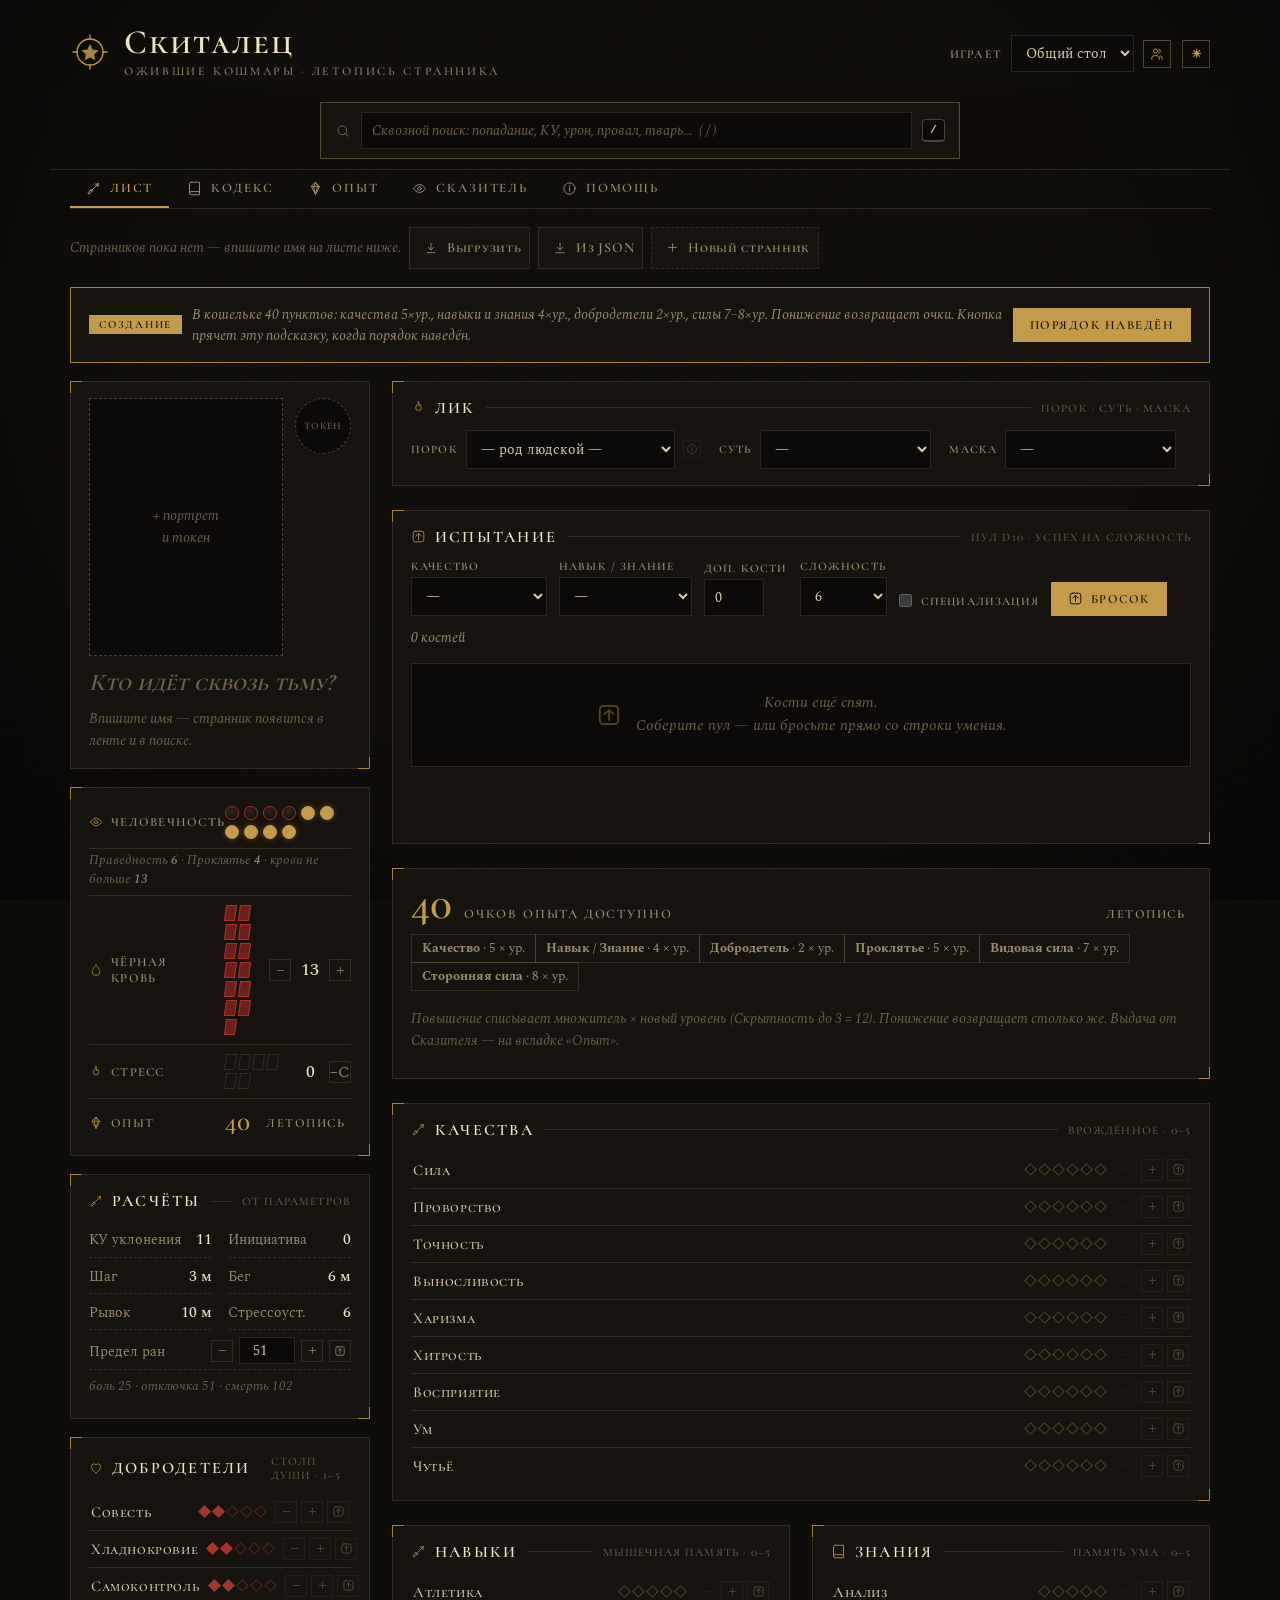
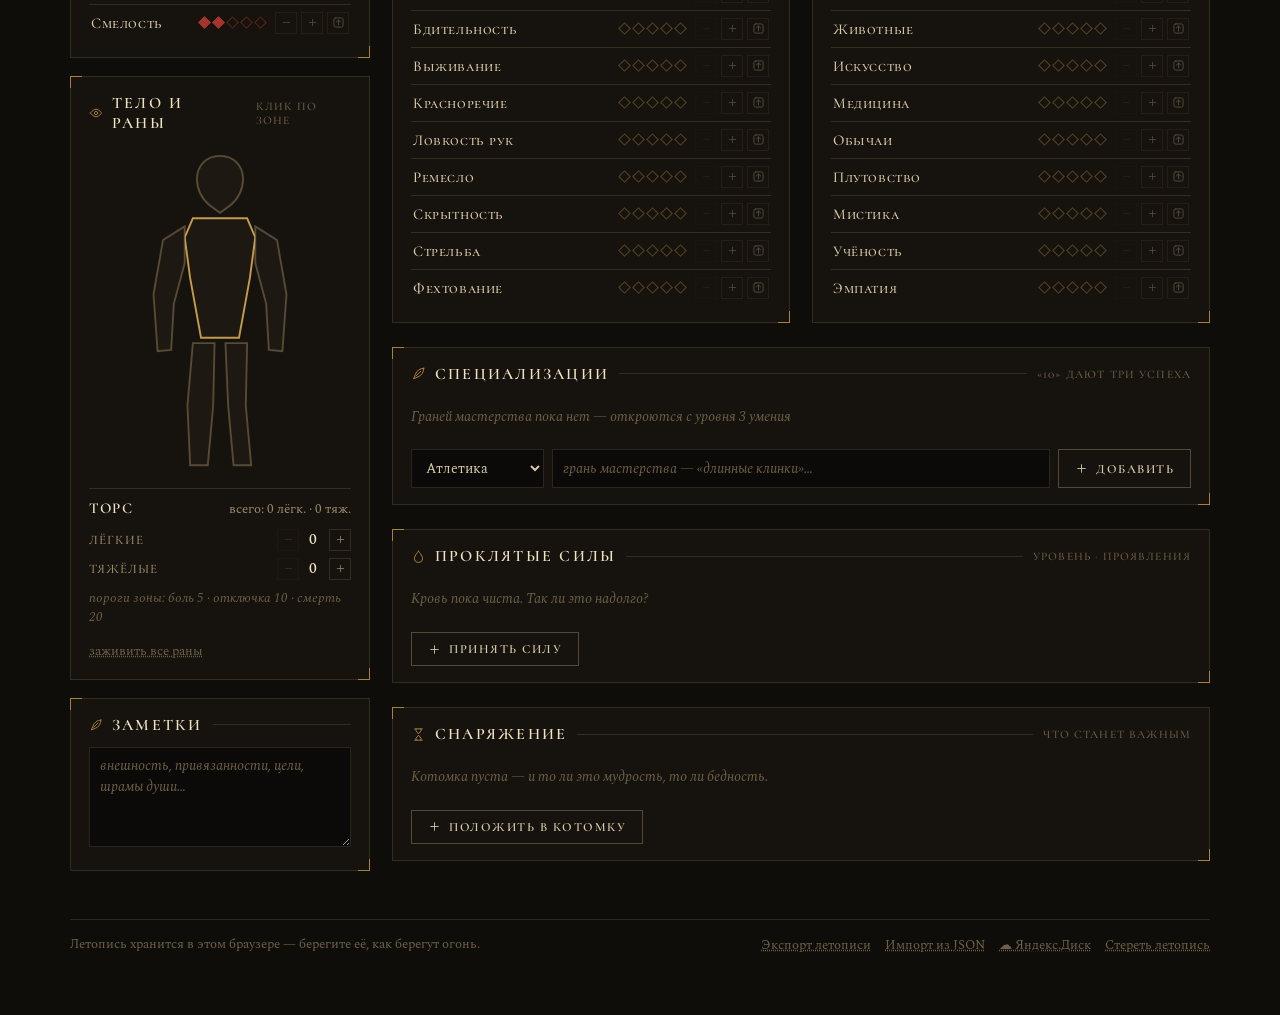
<file: index.html>
<!DOCTYPE html>
<html lang="ru" data-t="d">
<head>
<meta charset="UTF-8">
<meta name="viewport" content="width=device-width, initial-scale=1.0">
<title>Скиталец · Ожившие кошмары — летопись странника</title>
<script>try{if(localStorage.getItem('skit_theme')==='l')document.documentElement.setAttribute('data-t','l')}catch(e){}</script>
<script>
(function(){
 var shown=false;
 window.addEventListener('error',function(ev){
  if(!ev.message||shown)return;shown=true;
  var m=document.createElement('div');
  m.className='errbox';
  m.innerHTML='<b>Программа споткнулась.</b><br>Текст: '+ev.message+
   '<br>Файл: '+(ev.filename||'?')+' — строка '+(ev.lineno||'?')+
   '<br><br>Пришлите этот текст целиком — так я найду ошибку без угадывания.';
  document.getElementById('app').appendChild(m);
 });
})();
</script>
<link rel="preconnect" href="https://fonts.googleapis.com">
<link rel="preconnect" href="https://fonts.gstatic.com" crossorigin>
<link href="https://fonts.googleapis.com/css2?family=Cormorant+SC:wght@500;600;700&family=Cormorant:ital,wght@0,500;0,600;1,500&family=Spectral:ital,wght@0,400;0,500;1,400&display=swap" rel="stylesheet">
<link rel="stylesheet" href="styles-a.css">
<link rel="stylesheet" href="styles-b.css">
<link rel="stylesheet" href="styles-c.css">
<style>.theme-btn{margin-left:2px}</style>
</head>
<body>
<div id="app">
  <header class="masthead">
    <div class="brand">
      <svg class="sigil" width="40" height="40" viewBox="0 0 40 40" fill="none" stroke="currentColor" stroke-width="1.3">
        <circle cx="20" cy="20" r="13"/><path d="M20 7v-4M20 37v-4M33 20h4M3 20h4" stroke-linecap="round"/>
        <path d="M20 12l2.6 5.4 6 .8-4.4 4.2 1.1 5.9-5.3-2.9-5.3 2.9 1.1-5.9-4.4-4.2 6-.8z" fill="currentColor" stroke="none" opacity=".85"/>
      </svg>
      <div>
        <h1>Скиталец</h1>
        <span class="sub">Ожившие кошмары · летопись странника</span>
      </div>
    </div>
    <div class="prof-line">
      <span>Играет</span>
      <select id="profSel" title="Профиль игрока — фильтр списка персонажей"></select>
      <button class="ibtn" id="profBtn" data-act="prof-open" title="Игроки: добавить, переименовать, убрать" aria-label="Игроки"></button>
      <button class="ibtn theme-btn" id="themeBtn" data-act="theme" title="Светлая и тёмная тема" aria-label="Сменить тему"></button>
    </div>
  </header>

  <div class="gbar">
    <div class="gsearch" id="gsearch">
      <svg class="ic" width="16" height="16" viewBox="0 0 24 24" fill="none" stroke="currentColor" stroke-width="1.6"><circle cx="11" cy="11" r="6.5"/><path d="m20 20-4.4-4.4"/></svg>
      <input type="text" id="gq" placeholder="Сквозной поиск: попадание, КУ, урон, провал, тварь…  ( / )" autocomplete="off">
      <kbd>/</kbd>
      <div class="gdrop" id="gdrop" hidden></div>
    </div>
  </div>

  <nav class="tabs" id="tabs"></nav>

  <section id="view-sheet" class="view"></section>
  <section id="view-codex" class="view" hidden></section>
  <section id="view-xp" class="view" hidden></section>
  <section id="view-gm" class="view" hidden></section>
  <section id="view-help" class="view" hidden></section>

  <footer class="foot">
    <span>Летопись хранится в этом браузере — берегите её, как берегут огонь.</span>
    <span class="btns">
      <button class="link-btn" data-act="export">Экспорт летописи</button>
      <button class="link-btn" data-act="import">Импорт из JSON</button>
      <button class="link-btn" data-act="reset" id="resetBtn">Стереть летопись</button>
      <input type="file" id="impFile" accept=".json,application/json" hidden>
    </span>
  </footer>
</div>

<div id="modal-root"></div>
<div id="toast-root"></div>

<script src="data-a.js"></script>
<script src="data-b.js"></script>
<script src="data-c.js"></script>
<script src="data-d.js"></script>
<script src="app-a.js"></script>
<script src="app-b.js"></script>
<script src="app-c.js"></script>
<script src="app-d.js"></script>
<script src="app-e.js"></script>
<script src="app-f.js"></script>
<script>
window.addEventListener('load',function(){
  var need=['data-a','data-b','data-c','data-d','app-a','app-b','app-c','app-d','app-e','app-f'];
  var got=window.__skit||[];
  var miss=need.filter(function(n){return got.indexOf(n)<0});
  if(!miss.length)return;
  var m=document.createElement('div');
  m.className='errbox';
  m.innerHTML='<b>Не все файлы на месте.</b><br>Отсутствуют: <b>'+
    miss.map(function(n){return n+'.js'}).join(', ')+
    '</b><br>Все файлы должны лежать в одной папке с index.html (корень репозитория Dampir). Обновите страницу (Ctrl+F5).';
  document.getElementById('app').appendChild(m);
});
</script>
</body>
</html>
</file>
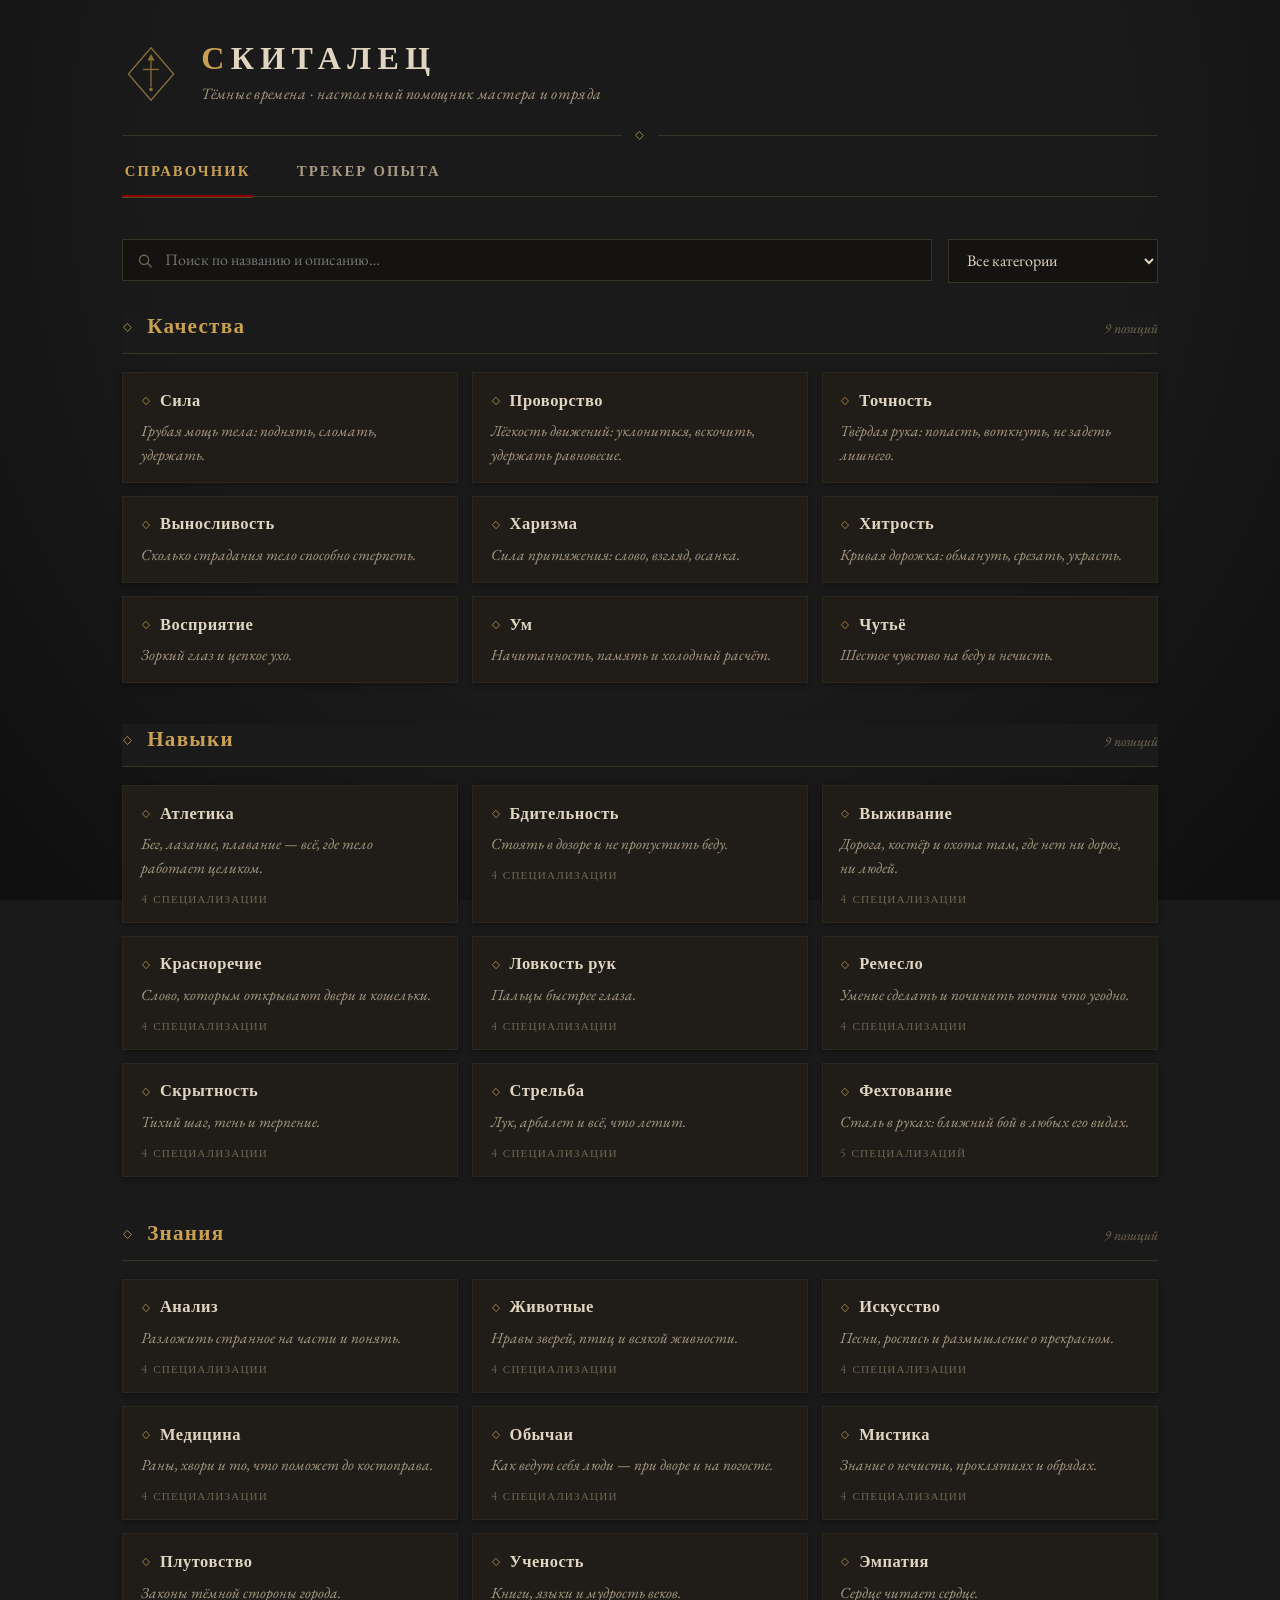
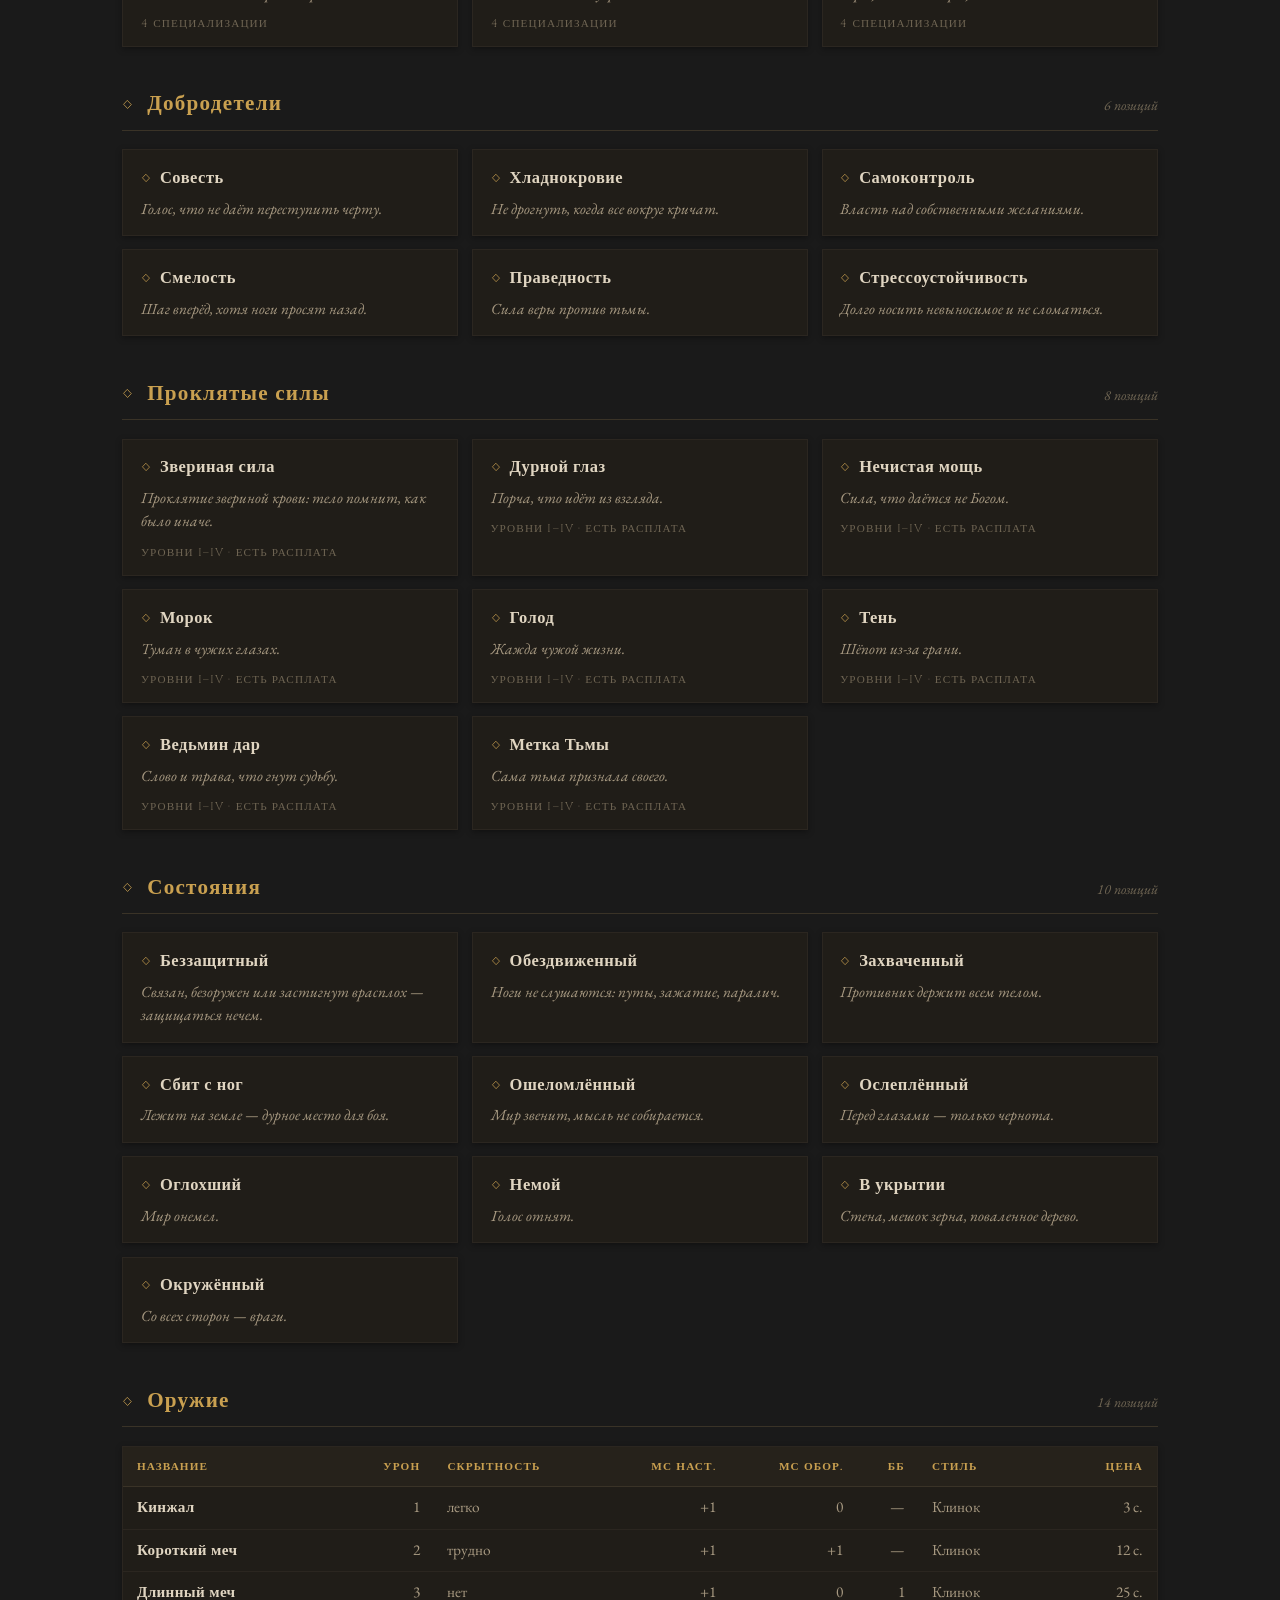
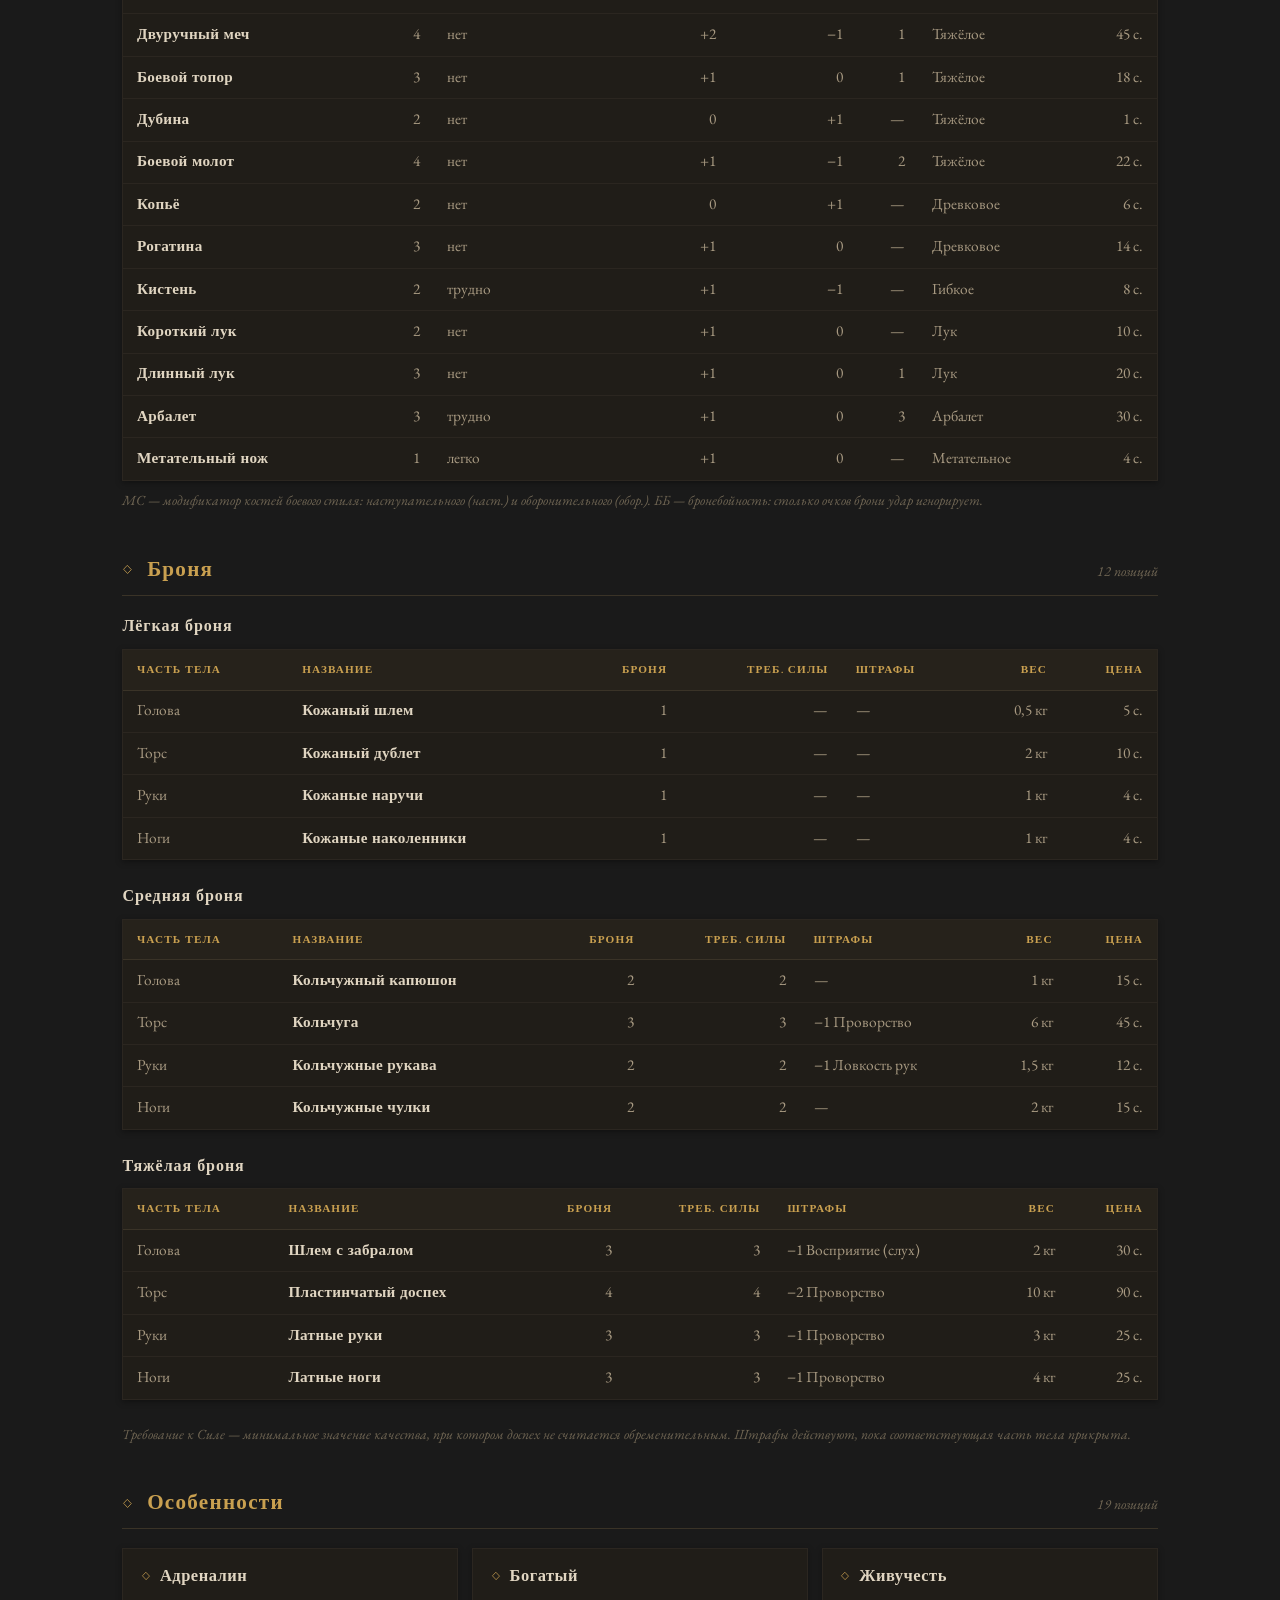
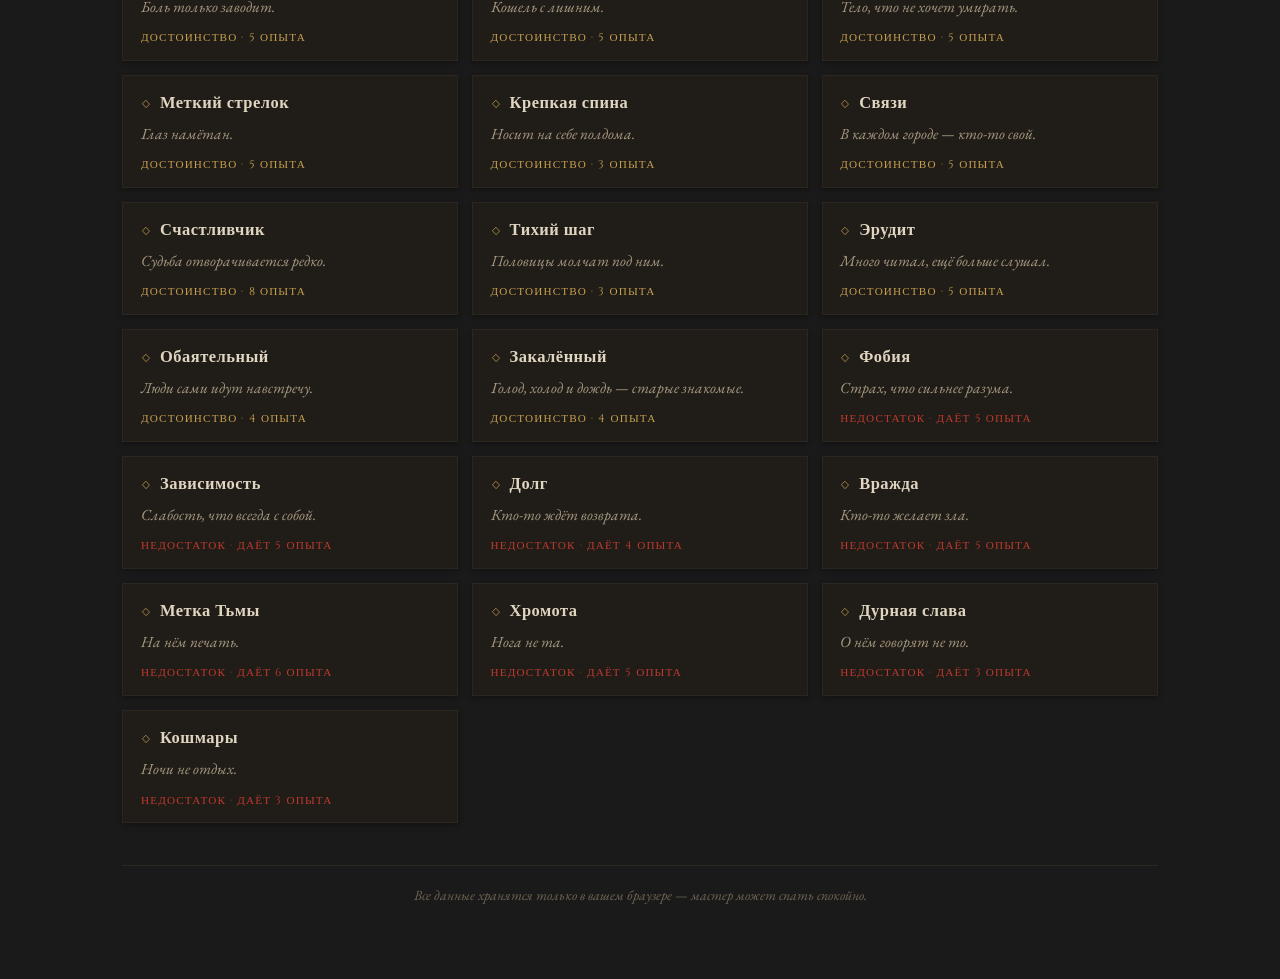
<file: index1.html>
<!DOCTYPE html>
<html lang="ru">
<head>
<meta charset="UTF-8">
<meta name="viewport" content="width=device-width, initial-scale=1.0">
<title>Скиталец · Тёмные времена — настольный помощник</title>
<!-- Шрифты: Cinzel для заголовков, EB Garamond для текста -->
<link rel="preconnect" href="https://fonts.googleapis.com">
<link rel="preconnect" href="https://fonts.gstatic.com" crossorigin>
<link href="https://fonts.googleapis.com/css2?family=Cinzel:wght@500;600;700;900&family=EB+Garamond:ital,wght@0,400;0,500;0,600;1,400;1,500&display=swap" rel="stylesheet">
<style>
/* ============ Основа ============ */
:root{
  --bg:#1a1a1a;            /* основной фон */
  --bg-deep:#141311;       /* поля ввода, углубления */
  --panel:#201d18;         /* карточки и панели */
  --panel-2:#26221b;       /* шапки таблиц, hover строк */
  --line:#3a3327;          /* основные линии */
  --line-soft:#2b2620;     /* тонкие линии */
  --ink:#e0d5c1;           /* основной текст */
  --ink-dim:#a89a82;       /* приглушённый текст */
  --ink-faint:#6f6553;     /* почти незаметный текст */
  --blood:#8b0000;         /* тёмно-красный акцент */
  --blood-bright:#c03a2e;  /* красный для отрицательного */
  --gold:#c9a050;          /* золотой акцент */
  --gold-dim:#8a7038;      /* приглушённое золото */
}
*{box-sizing:border-box;margin:0;padding:0}
html{scroll-behavior:smooth}
body{
  background:var(--bg);
  color:var(--ink);
  font-family:'EB Garamond',serif;
  font-size:18px;
  line-height:1.55;
  min-height:100vh;
}
/* Лёгкая световая виньетка — атмосфера свечи по краям экрана */
body::after{
  content:'';position:fixed;inset:0;pointer-events:none;z-index:5;
  background:radial-gradient(ellipse at 50% 18%, transparent 55%, rgba(0,0,0,.42) 100%);
}
::selection{background:rgba(139,0,0,.45);color:var(--ink)}
::-webkit-scrollbar{width:10px;height:10px}
::-webkit-scrollbar-track{background:#151312}
::-webkit-scrollbar-thumb{background:#37301f;border:2px solid #151312}
::-webkit-scrollbar-thumb:hover{background:#4d4227}
.hidden{display:none!important}
.wrap{max-width:1080px;margin:0 auto;padding:0 1.4rem 4rem;position:relative;z-index:6}
.ic{width:1.1em;height:1.1em;flex:none}
.diam{color:var(--gold);display:inline-flex}
.diam .ic{width:.62em;height:.62em}

/* ============ Шапка ============ */
.site-head{display:flex;align-items:center;gap:1.3rem;padding:2.6rem 0 1.4rem}
.emblem{width:58px;height:58px;color:var(--gold-dim);flex:none}
.site-head h1{
  font-family:'Cinzel',serif;font-weight:900;text-transform:uppercase;
  letter-spacing:.2em;font-size:2rem;line-height:1.1;color:var(--ink);
}
.site-head h1::first-letter{color:var(--gold)}
.site-head .sub{
  margin-top:.35rem;font-style:italic;color:var(--ink-dim);font-size:1rem;letter-spacing:.02em;
}
.rule-orn{display:flex;align-items:center;gap:.8rem;margin-bottom:.4rem}
.rule-orn::before,.rule-orn::after{content:'';flex:1;height:1px;background:var(--line)}

/* ============ Вкладки ============ */
.tabs{display:flex;gap:2.6rem;border-bottom:1px solid var(--line);margin-bottom:.4rem}
.tab{
  background:none;border:none;cursor:pointer;position:relative;
  font-family:'Cinzel',serif;font-weight:600;font-size:.92rem;
  letter-spacing:.14em;text-transform:uppercase;color:var(--ink-dim);
  padding:.95rem .15rem;transition:color .18s;
}
.tab:hover{color:var(--ink)}
.tab.active{color:var(--gold)}
.tab.active::after{
  content:'';position:absolute;left:0;right:0;bottom:-1px;height:2px;background:var(--blood);
  box-shadow:0 1px 0 rgba(201,160,80,.35);
}
.tab-panel{padding-top:1.2rem}

/* ============ Тулбар справочника ============ */
.ref-toolbar{display:flex;gap:1rem;margin:1rem 0 1.8rem;flex-wrap:wrap}
.search-wrap{flex:1;min-width:250px;position:relative}
.search-wrap .ic{position:absolute;left:.85rem;top:50%;transform:translateY(-50%);color:var(--ink-faint);width:1.15rem;height:1.15rem}
input[type=text],input[type=number],select{
  background:var(--bg-deep);border:1px solid var(--line);color:var(--ink);
  font-family:inherit;font-size:1rem;padding:.58rem .9rem;width:100%;
  transition:border-color .18s, box-shadow .18s;
}
input[type=number]{width:auto}
input:focus,select:focus,textarea:focus{outline:none;border-color:var(--gold-dim);box-shadow:0 0 0 1px rgba(201,160,80,.18)}
.search-wrap input{padding-left:2.6rem}
select{cursor:pointer;min-width:210px;width:auto}
select option{background:var(--bg-deep)}

/* ============ Секции справочника ============ */
.cat{margin-bottom:2.6rem}
.cat-head{
  display:flex;align-items:baseline;gap:.85rem;
  border-bottom:1px solid var(--line);padding-bottom:.55rem;margin-bottom:1.15rem;
  position:sticky;top:0;background:var(--bg);z-index:10;
}
.cat-title{font-family:'Cinzel',serif;font-weight:700;font-size:1.32rem;color:var(--gold);letter-spacing:.06em}
.cat-count{margin-left:auto;color:var(--ink-faint);font-size:.88rem;font-style:italic}

/* ============ Карточки-статьи ============ */
.cards{display:grid;grid-template-columns:repeat(auto-fill,minmax(300px,1fr));gap:.85rem}
.card{
  background:var(--panel);border:1px solid var(--line-soft);position:relative;
  padding:.95rem 1.1rem .85rem;cursor:pointer;
  box-shadow:0 2px 6px rgba(0,0,0,.35);
  transition:border-color .18s, box-shadow .18s, transform .18s;
}
.card::before{content:'';position:absolute;left:0;top:0;bottom:0;width:2px;background:transparent;transition:background .18s}
.card:hover,.card:focus-visible{
  border-color:var(--gold-dim);box-shadow:0 5px 16px rgba(0,0,0,.5);transform:translateY(-1px);outline:none;
}
.card:hover::before,.card:focus-visible::before{background:var(--blood)}
.card-name{
  font-family:'Cinzel',serif;font-weight:700;font-size:1.03rem;letter-spacing:.03em;
  display:flex;align-items:center;gap:.55rem;color:var(--ink);
}
.card-short{color:var(--ink-dim);font-style:italic;font-size:.96rem;margin-top:.4rem}
.card-meta{
  margin-top:.6rem;font-family:'Cinzel',serif;font-size:.7rem;
  letter-spacing:.1em;text-transform:uppercase;color:var(--ink-faint);
}
.card-meta .tag-good{color:var(--gold)}
.card-meta .tag-bad{color:var(--blood-bright)}
mark{background:none;color:var(--gold);border-bottom:1px solid var(--gold-dim);padding:0}

/* ============ Таблицы ============ */
.table-scroll{overflow-x:auto;border:1px solid var(--line-soft);background:var(--panel);box-shadow:0 2px 6px rgba(0,0,0,.35)}
table{width:100%;border-collapse:collapse;min-width:660px;font-size:.96rem}
th{
  font-family:'Cinzel',serif;font-weight:600;font-size:.7rem;letter-spacing:.1em;text-transform:uppercase;
  color:var(--gold);text-align:left;padding:.7rem .85rem;white-space:nowrap;
  background:var(--panel-2);border-bottom:1px solid var(--line);
}
td{padding:.55rem .85rem;border-bottom:1px solid var(--line-soft);color:var(--ink-dim);vertical-align:top}
tbody tr{cursor:pointer;transition:background .15s}
tbody tr:hover{background:var(--panel-2)}
tbody tr:hover td{color:var(--ink)}
tbody tr:last-child td{border-bottom:none}
td.rowname{font-family:'Cinzel',serif;font-weight:600;color:var(--ink);font-size:.95rem;letter-spacing:.02em}
td.num,th.num{text-align:right;font-variant-numeric:tabular-nums;white-space:nowrap}
.tnote{color:var(--ink-faint);font-size:.87rem;font-style:italic;margin-top:.6rem}
th.sortable{cursor:pointer;user-select:none}
th.sortable:hover{color:var(--ink)}
.sort-arrow{color:var(--gold);font-size:.75em;margin-left:.3rem}
.armor-group{margin-bottom:1.5rem}
.armor-group h3{font-family:'Cinzel',serif;font-weight:600;font-size:1rem;color:var(--ink);letter-spacing:.06em;margin-bottom:.6rem}

/* ============ Пустые состояния ============ */
.empty{
  border:1px dashed var(--line);padding:2.6rem 1.5rem;text-align:center;
  color:var(--ink-faint);font-style:italic;
}
.empty .diam{display:block;margin:0 auto .8rem;opacity:.7}

/* ============ Трекер: тулбар ============ */
.xp-toolbar{display:flex;gap:1rem;flex-wrap:wrap;align-items:stretch;margin:1rem 0 1.8rem}
.char-form{display:flex;gap:.7rem;flex:1;min-width:270px}
.char-form input{flex:1}
.xp-tools{display:flex;gap:.6rem;flex-wrap:wrap;align-items:center}

/* ============ Кнопки ============ */
.btn{
  font-family:'Cinzel',serif;font-weight:600;font-size:.78rem;letter-spacing:.09em;text-transform:uppercase;
  padding:.55rem 1.05rem;background:transparent;border:1px solid var(--line);color:var(--ink-dim);
  cursor:pointer;display:inline-flex;align-items:center;gap:.5rem;white-space:nowrap;
  transition:color .18s,border-color .18s,background .18s;
}
.btn:hover{color:var(--ink);border-color:var(--gold-dim)}
.btn.gold{border-color:var(--gold-dim);color:var(--gold)}
.btn.gold:hover{background:rgba(201,160,80,.08);border-color:var(--gold)}
.btn.blood{border-color:#5c2420;color:#cd7166}
.btn.blood:hover{background:rgba(139,0,0,.14);border-color:var(--blood-bright);color:#e08a7e}
.btn.danger{border-color:#5c2420;color:var(--ink-dim)}
.btn.danger:hover{color:var(--blood-bright);border-color:var(--blood-bright)}
.icon-btn{
  background:none;border:1px solid transparent;cursor:pointer;color:var(--ink-faint);
  padding:.45rem;display:inline-flex;transition:color .18s,border-color .18s;
}
.icon-btn:hover{color:var(--blood-bright);border-color:var(--line)}

/* ============ Трекер: персонажи ============ */
.char-list{display:flex;flex-direction:column;gap:.8rem}
.char-row{
  display:flex;align-items:center;gap:1.1rem;flex-wrap:wrap;
  background:var(--panel);border:1px solid var(--line-soft);border-left:3px solid var(--gold-dim);
  padding:.95rem 1.2rem;box-shadow:0 2px 6px rgba(0,0,0,.35);transition:border-color .18s;
}
.char-row:hover{border-left-color:var(--blood)}
.char-name{font-family:'Cinzel',serif;font-weight:700;font-size:1.14rem;letter-spacing:.03em}
.char-xp{margin-left:auto;display:flex;align-items:baseline;gap:.55rem}
.xp-num{font-family:'Cinzel',serif;font-weight:900;font-size:1.9rem;color:var(--gold);min-width:2ch;text-align:center;line-height:1}
.xp-num.neg{color:var(--blood-bright)}
.xp-label{font-style:italic;color:var(--ink-faint);font-size:.9rem}
.char-actions{display:flex;gap:.55rem;align-items:center}

/* ============ Заголовки секций трекера ============ */
.sec-title{
  display:flex;align-items:center;gap:.85rem;font-family:'Cinzel',serif;font-weight:700;
  font-size:1.22rem;letter-spacing:.05em;margin:2.3rem 0 1.1rem;
}
.sec-title::after{content:'';flex:1;height:1px;background:var(--line)}
.sec-title .side{margin-left:0;display:flex;gap:.7rem;align-items:center}
.sec-title select{font-size:.9rem;padding:.35rem .6rem}
.log-count{font-family:'EB Garamond',serif;font-weight:400;font-style:italic;font-size:.9rem;color:var(--ink-faint);letter-spacing:0}

/* ============ Лог ============ */
td .sign{font-family:'Cinzel',serif;font-weight:700;font-size:1.05rem;margin-right:.35rem}
td .sign.plus{color:var(--gold)}
td .sign.minus{color:var(--blood-bright)}

/* ============ Модальные окна ============ */
.overlay{
  position:fixed;inset:0;z-index:100;background:rgba(10,8,6,.78);
  -webkit-backdrop-filter:blur(3px);backdrop-filter:blur(3px);
  display:flex;align-items:flex-start;justify-content:center;
  padding:6vh 1rem;overflow-y:auto;
}
.modal{
  background:#1e1b16;border:1px solid var(--gold-dim);outline:1px solid rgba(201,160,80,.22);outline-offset:4px;
  max-width:660px;width:100%;box-shadow:0 24px 70px rgba(0,0,0,.75);
  animation:modalIn .22s ease;
}
@keyframes modalIn{from{opacity:0;transform:translateY(-10px)}to{opacity:1;transform:none}}
.modal-head{display:flex;align-items:flex-start;gap:1rem;padding:1.25rem 1.5rem .95rem;border-bottom:1px solid var(--line)}
.modal-head h2{font-family:'Cinzel',serif;font-weight:700;font-size:1.28rem;color:var(--gold);letter-spacing:.04em;line-height:1.3;flex:1}
.modal-head .icon-btn{margin:-.2rem -.4rem 0 0}
.modal-body{padding:1.25rem 1.5rem 1.6rem}
.modal-kicker{
  font-family:'Cinzel',serif;font-size:.68rem;letter-spacing:.14em;text-transform:uppercase;
  color:var(--ink-faint);margin-bottom:.9rem;
}
.d-desc{font-size:1.08rem;color:var(--ink)}
.d-drop::first-letter{
  font-family:'Cinzel',serif;font-weight:700;font-size:2.7em;color:var(--gold);
  float:left;line-height:.82;padding:.06em .14em 0 0;
}
.d-block{margin-top:1.15rem;border-left:2px solid var(--gold-dim);padding:.15rem 0 .15rem 1rem}
.d-block.bloodline{border-left-color:var(--blood)}
.d-block .lbl{
  font-family:'Cinzel',serif;font-size:.68rem;letter-spacing:.13em;text-transform:uppercase;
  color:var(--gold);display:block;margin-bottom:.35rem;
}
.d-block.bloodline .lbl{color:var(--blood-bright)}
.d-block p{color:var(--ink-dim);font-size:.99rem}
ul.specs{list-style:none;margin-top:.2rem}
ul.specs li{padding:.32rem 0;color:var(--ink-dim);font-size:.99rem;display:flex;gap:.6rem;align-items:baseline}
ul.specs li b{color:var(--ink);font-weight:600;white-space:nowrap}
.props{display:grid;grid-template-columns:repeat(auto-fill,minmax(140px,1fr));gap:.55rem;margin:1rem 0 .2rem}
.props>div{border:1px solid var(--line-soft);background:var(--bg-deep);padding:.5rem .75rem}
.props dt{font-family:'Cinzel',serif;font-size:.64rem;letter-spacing:.09em;text-transform:uppercase;color:var(--ink-faint)}
.props dd{font-size:1.06rem;color:var(--ink);margin-top:.12rem}
.lvl{display:flex;gap:1.05rem;padding:.75rem 0;border-bottom:1px dashed var(--line-soft)}
.lvl:last-child{border-bottom:none}
.lvl-num{
  flex:none;width:2.05rem;height:2.05rem;display:grid;place-items:center;margin:.15rem .5rem 0 0;
  border:1px solid var(--gold-dim);transform:rotate(45deg);
  font-family:'Cinzel',serif;font-weight:700;font-size:.8rem;color:var(--gold);
}
.lvl-num span{transform:rotate(-45deg)}
.lvl b{color:var(--ink);font-weight:600}
.lvl p{color:var(--ink-dim);font-size:.97rem;margin-top:.15rem}
.warn{color:var(--blood-bright);font-style:italic;font-size:.93rem;margin-top:.2rem}

/* ============ Формы в модалках ============ */
.field{margin-bottom:1.05rem}
.field label{
  display:block;font-family:'Cinzel',serif;font-size:.72rem;letter-spacing:.11em;
  text-transform:uppercase;color:var(--ink-dim);margin-bottom:.4rem;
}
.modal-actions{display:flex;justify-content:flex-end;gap:.7rem;margin-top:1.5rem}
.check{display:flex;gap:.6rem;align-items:flex-start;cursor:pointer;margin-top:1rem;color:var(--ink-dim);font-size:.97rem}
.check input{accent-color:var(--blood);margin-top:.3rem;flex:none}

/* ============ Тосты ============ */
.toasts{position:fixed;bottom:1.2rem;right:1.2rem;display:flex;flex-direction:column;gap:.55rem;z-index:200}
.toast{
  background:#221e18;border:1px solid var(--gold-dim);border-left:3px solid var(--gold);
  padding:.72rem 1.05rem;font-size:.95rem;max-width:340px;box-shadow:0 6px 20px rgba(0,0,0,.55);
  animation:toastIn .25s ease;
}
.toast.err{border-color:#5c2420;border-left-color:var(--blood-bright)}
@keyframes toastIn{from{opacity:0;transform:translateX(14px)}to{opacity:1;transform:none}}

footer{border-top:1px solid var(--line-soft);margin-top:2.5rem;padding:1.2rem 0 .5rem;text-align:center;color:var(--ink-faint);font-style:italic;font-size:.88rem}

/* ============ Адаптив ============ */
@media (max-width:680px){
  body{font-size:16.5px}
  .site-head{gap:.9rem;padding-top:1.6rem}
  .site-head h1{font-size:1.45rem;letter-spacing:.14em}
  .emblem{width:44px;height:44px}
  .tabs{gap:1.3rem}
  .tab{font-size:.8rem;letter-spacing:.1em}
  .char-xp{margin-left:0;width:100%;order:3}
  .char-actions{margin-left:auto}
  .modal-body,.modal-head{padding-left:1.05rem;padding-right:1.05rem}
}
</style>
</head>
<body>

<div class="wrap">
  <!-- Шапка с эмблемой: меч в ромбе -->
  <header class="site-head">
    <svg class="emblem" viewBox="0 0 64 64" aria-hidden="true">
      <g fill="none" stroke="currentColor" stroke-width="1.4">
        <path d="M32 3 57 32 32 61 7 32Z"/>
        <path d="M32 17v29"/>
        <path d="M23 27h18"/>
      </g>
      <path d="M32 10l4 7h-8z" fill="currentColor"/>
      <circle cx="32" cy="49" r="2" fill="currentColor"/>
    </svg>
    <div>
      <h1>Скиталец</h1>
      <p class="sub">Тёмные времена · настольный помощник мастера и отряда</p>
    </div>
  </header>

  <div class="rule-orn"><span class="diam" data-diamond></span></div>

  <!-- Вкладки -->
  <nav class="tabs" id="tabs">
    <button class="tab active" data-tab="ref">Справочник</button>
    <button class="tab" data-tab="xp">Трекер опыта</button>
  </nav>

  <!-- ================= Вкладка «Справочник» ================= -->
  <section id="panel-ref" class="tab-panel">
    <div class="ref-toolbar">
      <div class="search-wrap">
        <svg class="ic" viewBox="0 0 24 24" fill="none" stroke="currentColor" stroke-width="1.8" stroke-linecap="round"><circle cx="10.5" cy="10.5" r="6"/><line x1="15" y1="15" x2="20" y2="20"/></svg>
        <input type="text" id="refSearch" placeholder="Поиск по названию и описанию…" autocomplete="off">
      </div>
      <select id="refCat" aria-label="Фильтр по категориям">
        <option value="all">Все категории</option>
      </select>
    </div>
    <div id="refList"></div>
  </section>

  <!-- ================= Вкладка «Трекер опыта» ================= -->
  <section id="panel-xp" class="tab-panel hidden">
    <div class="xp-toolbar">
      <form id="charForm" class="char-form">
        <input type="text" id="charNameInput" placeholder="Имя нового скитальца…" maxlength="40" autocomplete="off">
        <button class="btn gold" type="submit" id="charAddBtn">Принять в отряд</button>
      </form>
      <div class="xp-tools">
        <button class="btn" id="exportBtn">Экспорт JSON</button>
        <button class="btn" id="importBtn">Импорт JSON</button>
        <button class="btn danger" id="resetBtn">Сбросить данные</button>
        <input type="file" id="importFile" accept=".json,application/json" hidden>
      </div>
    </div>

    <h2 class="sec-title"><span class="diam" data-diamond></span>Отряд</h2>
    <div id="charList" class="char-list"></div>

    <h2 class="sec-title">
      <span class="diam" data-diamond></span>Летопись опыта
      <span class="side">
        <span class="log-count" id="logCount"></span>
        <select id="logCharFilter" aria-label="Фильтр летописи по персонажу"></select>
      </span>
    </h2>
    <div id="logWrap"></div>
  </section>

  <footer>Все данные хранятся только в вашем браузере — мастер может спать спокойно.</footer>
</div>

<!-- Модальное окно -->
<div class="overlay hidden" id="overlay">
  <div class="modal" role="dialog" aria-modal="true">
    <div class="modal-head">
      <h2 id="modalTitle"></h2>
      <button class="icon-btn" id="modalClose" aria-label="Закрыть">
        <svg class="ic" viewBox="0 0 24 24" fill="none" stroke="currentColor" stroke-width="1.8" stroke-linecap="round"><line x1="6" y1="6" x2="18" y2="18"/><line x1="18" y1="6" x2="6" y2="18"/></svg>
      </button>
    </div>
    <div class="modal-body" id="modalBody"></div>
  </div>
</div>

<div class="toasts" id="toasts"></div>

<script>
'use strict';

/* =====================================================================
   ДАННЫЕ ПРАВИЛ — объект gameData
   Короткие ключи: n — название, s — краткое описание, d — полное описание,
   m — игромеханика, sp — специализации [{n, d}], lv — уровни [{lv, n, d}],
   pr — расплата проклятой силы.
   ===================================================================== */
const CAT_META = {
  qualities:{title:'Качества',      kicker:'Качество'},
  skills:   {title:'Навыки',        kicker:'Навык'},
  lore:     {title:'Знания',        kicker:'Знание'},
  virtues:  {title:'Добродетели',   kicker:'Добродетель'},
  powers:   {title:'Проклятые силы',kicker:'Проклятая сила'},
  states:   {title:'Состояния',     kicker:'Состояние'},
  weapons:  {title:'Оружие',        kicker:'Оружие'},
  armor:    {title:'Броня',         kicker:'Броня'},
  traits:   {title:'Особенности',   kicker:'Особенность'},
};
const CAT_ORDER = ['qualities','skills','lore','virtues','powers','states','weapons','armor','traits'];

const gameData = {

  qualities: [
    {n:'Сила', s:'Грубая мощь тела: поднять, сломать, удержать.',
     d:'Сила измеряет грубую мощь скитальца — способность поднимать тяжести, ломать запоры, молотить и давить. Это качество тех, кто привык к топору, наковальне и пахоте, и тех, кто умеет держать дверь щитом.',
     m:'Добавляется к броскам подъёма тяжестей, выламывания дверей и борьбы. Определяет урон большинством тяжёлого и древкового оружия. Тяжёлая броня требует определённого значения Силы.'},
    {n:'Проворство', s:'Лёгкость движений: уклониться, вскочить, удержать равновесие.',
     d:'Проворство — это грация и скорость тела: увернуться от удара, пройти по рассохшейся балке, соскочить с повозки на полном ходу. Оно отличает ловкого бродягу от доспехавшего себя латника.',
     m:'Броски равновесия, акробатики, уклонений и поспешных отступлений. Влияет на очерёдность хода и на то, как тяжело доспех сковывает движения.'},
    {n:'Точность', s:'Твёрдая рука: попасть, воткнуть, не задеть лишнего.',
     d:'Точность — согласованность глаза и руки. Она нужна стрелку, что целится в щель забрала, и мастеру, что ставит последний гвоздь в подкову, не задев пальцев.',
     m:'Все броски атаки дальним и метательным оружием, а также тонкой работы руками: завязывание узлов, метание ножа, работа с мелкими деталями.'},
    {n:'Выносливость', s:'Сколько страдания тело способно стерпеть.',
     d:'Выносливость — запас, на котором держится тело: способность идти, когда ноги подводят, терпеть рану, яд и лихорадку, работать от зари до зари и наутро встать снова.',
     m:'Определяет запас здоровья. Броски против усталости, голода, яда и болезни; длительные переходы, недосып и работа до седьмого пота.'},
    {n:'Харизма', s:'Сила притяжения: слово, взгляд, осанка.',
     d:'Харизма — то, отчего людям хочется слушать скитальца и идти за ним. Она видна в осанке, в голосе, в том, как он входит в комнату — и крестьянин, и барон это чувствуют.',
     m:'Броски первого впечатления, выступлений и приказов, которые хочется исполнять. Влияет на цену при торге и на расположение знатных особ.'},
    {n:'Хитрость', s:'Кривая дорожка: обмануть, срезать, украсть.',
     d:'Хитрость — искусство кривой дорожки: сказать правду так, чтобы она звучала как ложь, и наоборот; подсмотреть карту, срезать угол, подставить подножку и остаться неузнанным.',
     m:'Броски обмана, блефа, нечестной игры и плутовских манёвров. Противостоит Чутью и Эмпатии тех, кто пытается распознать ложь.'},
    {n:'Восприятие', s:'Зоркий глаз и цепкое ухо.',
     d:'Восприятие — умение замечать то, что другие пропускают: тень за изгородью, дрожь в голосе собеседника, свежую царапину на замке. В тёмные времена цепкое ухо стоит дорого.',
     m:'Броски замечать детали, засады, следы и подмену. Определяет, сколько скиталец успевает увидеть и услышать в сумерках и в толчее.'},
    {n:'Ум', s:'Начитанность, память и холодный расчёт.',
     d:'Ум — способность помнить, сопоставлять и считать. Он отличает того, кто найдёт выход из осаждённого города, от того, кто запрёт ворота и станет ждать.',
     m:'Броски памяти, логики, шифров и планов. Добавляется к большинству Знаний; определяет, сколько языков и письмён освоил скиталец.'},
    {n:'Чутьё', s:'Шестое чувство на беду и нечисть.',
     d:'Чутьё — это то, что нельзя объяснить: холод между лопаток у развилки, где сегодня утонет обоз; желание уйти со двора за минуту до того, как придут по нему. Дар — или метка.',
     m:'Броски на смутное предчувствие опасности, дурные места и присутствие нечистой силы. Мастер зовёт на него проверку, когда правду слишком страшно рассказать прямо.'},
  ],

  skills: [
    {n:'Атлетика', s:'Бег, лазание, плавание — всё, где тело работает целиком.',
     d:'Атлетика охватывает всё, для чего нужно сильное и послушное тело: карабкаться по стене, плыть против течения, догонять или убегать.',
     sp:[{n:'Лазание',d:'скалы, городские стены, колодцы'},{n:'Плавание',d:'реки, броды, тонкий лёд'},{n:'Прыжки',d:' через ров, с крыши на крышу'},{n:'Долгий бег',d:'погоня и отступление на выносливость'}]},
    {n:'Бдительность', s:'Стоять в дозоре и не пропустить беду.',
     d:'Бдительность — ремесло часового: не дремать у огня, замечать шорох за частоколом, понимать, что тишина в лесу — тоже знак.',
     sp:[{n:'Ночной дозор',d:'не пропустить беду, когда глаза слипаются'},{n:'Засады',d:'заманить и встретить'},{n:'Караульная служба',d:'порядок у костра и на стене'},{n:'Замечать слежку',d:'почувствовать взгляд за спиной'}]},
    {n:'Выживание', s:'Дорога, костёр и охота там, где нет ни дорог, ни людей.',
     d:'Выживание — знание, как остаться живым между деревнями: накрыться от дождя, найти тропу, выследить дичь и не съесть не то, что съедобно на вид.',
     sp:[{n:'Охота и следопытство',d:'выследить, взять, разделать'},{n:'Ориентирование',d:'по звёздам, мху и старым меткам'},{n:'Лекарственные травы',d:'найти, отличить, заварить'},{n:'Ловушки и силки',d:'от зайца до нежданного гостя'}]},
    {n:'Красноречие', s:'Слово, которым открывают двери и кошельки.',
     d:'Красноречие — умение говорить так, чтобы слушающий сделал нужное и думал, что это его собственная мысль. Иногда — умение просто вовремя замолчать.',
     sp:[{n:'Убеждение',d:'довести человека до согласия'},{n:'Торг',d:'сбить цену, продать дороже'},{n:'Публичные речи',d:'толпа, площадь, суд'},{n:'Слухи и сплетни',d:'запустить, поймать, распустить'}]},
    {n:'Ловкость рук', s:'Пальцы быстрее глаза.',
     d:'Ловкость рук — ремесло тех, кто работает там, где нельзя быть замеченным: вытащить кошелёк, вскрыть замок, спрятать нож в рукаве.',
     sp:[{n:'Карманная кража',d:'кошельки, печати, сердечки'},{n:'Взлом замков',d:'отactionDate сундука до городских ворот'},{n:'Шулерство',d:'колода всегда за говорящего'},{n:'Фокусы',d:'отвлечь, удивить, замести следы'}]},
    {n:'Ремесло', s:'Умение сделать и починить почти что угодно.',
     d:'Ремесло — честное мастерство рук: выковать, сострогать, сшить, починить то, что сломалось в самый неподходящий час.',
     sp:[{n:'Кузнечное дело',d:'подковы, гвозди, клинки попроще'},{n:'Плотницкое дело',d:'от табурета до мостков'},{n:'Портняжное дело',d:'залатать, перешить, скрыть ношу'},{n:'Ювелирное дело',d:'оценить и починить ценное'}]},
    {n:'Скрытность', s:'Тихий шаг, тень и терпение.',
     d:'Скрытность — искусство быть там, где тебя не должно быть, и не быть замеченным: слиться с тенью, замереть в нужный миг, уйти по гребню стены.',
     sp:[{n:'Тихий шаг',d:'половицы, хворост, сторожевые псы'},{n:'Маскировка',d:'стать кем-то другим'},{n:'Прятаться в городе',d:'подворотни, чердаки, телеги'},{n:'Ночные переходы',d:'уйти там, где нет дороги'}]},
    {n:'Стрельба', s:'Лук, арбалет и всё, что летит.',
     d:'Стрельба — владение оружием, которое бьёт издали: натянуть тетиву, взять поправку на ветер, выстрелить в тот единственный миг, когда цель открылась.',
     sp:[{n:'Короткий лук',d:'конный бой и густой лес'},{n:'Длинный лук',d:'дальний бой и навесной залп'},{n:'Арбалет',d:'медленно заряжается, бьёт насквозь'},{n:'Метательное оружие',d:'ножи, дротики, камни'}]},
    {n:'Фехтование', s:'Сталь в руках: ближний бой в любых его видах.',
     d:'Фехтование — умение драться вплотную: чувствовать дистанцию, ловить ритм противника и бить туда, где он этого не ждёт.',
     sp:[{n:'Одноручный клинок',d:'меч, сабля, тесак'},{n:'Щит и клинок',d:'стена, за которой живут'},{n:'Двуручное оружие',d:'медленный замах, страшный удар'},{n:'Древковое оружие',d:'копьё и рогатина против чего угодно'},{n:'Кулачный бой',d:'когда оружия нет или не положено'}]},
  ],

  lore: [
    {n:'Анализ', s:'Разложить странное на части и понять.',
     d:'Анализ — умение смотреть на хаос и видеть порядок: вывести заключение из мелочей, понять, кто и зачем прошёл по комнате до тебя.',
     sp:[{n:'Дедукция',d:'вывести целое из двух мелочей'},{n:'Осмотр места',d:'что здесь произошло и в каком порядке'},{n:'Шифры и тайнопись',d:'разобрать письмо, что пишут для других'},{n:'Оценка стоимости',d:'не купить камень за цену меча'}]},
    {n:'Животные', s:'Нравы зверей, птиц и всякой живности.',
     d:'Знание о животных — понимание того, как живут, охотятся и боятся звери, и как вести себя с теми из них, кого приручили люди.',
     sp:[{n:'Лошади',d:'успокоить, оседлать, оценить'},{n:'Собаки',d:'понять, кто лает из страха, кто из долга'},{n:'Хищники',d:'нравы волка, рыси и медведя'},{n:'Птицы',d:'приметы и голубиная почта'}]},
    {n:'Искусство', s:'Песни, роспись и размышление о прекрасном.',
     d:'Искусство — знакомство с тем, что люди создают, чтобы не сойти с ума: песня у костра, фреска в часовне, баллада о давно павшем короле.',
     sp:[{n:'Музыка и пение',d:'сыграть, подпеть, узнать мелодию'},{n:'Живопись и иконопись',d:'школа, возраст, подлинность'},{n:'Поэзия',d:'сложить и разобрать стих'},{n:'История искусств',d:'чьей работы и чьих годов'}]},
    {n:'Медицина', s:'Раны, хвори и то, что поможет до костоправа.',
     d:'Медицина — умение удержать человека между жизнью и смертью: остановить кровь, вправить плечо, отличить лихорадку от порчи — последнее не всегда просто.',
     sp:[{n:'Первая помощь',d:'остановить кровь и удержать дух'},{n:'Болезни и поветрия',d:'откуда пришло и чем лечится'},{n:'Травничество',d:'отвар, припарка, сонное зелье'},{n:'Анатомия',d:'знать, куда бить и куда не трогать'}]},
    {n:'Обычаи', s:'Как ведут себя люди — при дворе и на погосте.',
     d:'Знание обычаев — понимание того, как устроены люди: кому первому подают кубок, какие слова нельзя произносить на кладбище и чем грозит срубленная чужая верба.',
     sp:[{n:'Этикет знатных домов',d:'не опозорить себя перед бароном'},{n:'Законы и тяжбы',d:'что грозит и как изворотиться'},{n:'Народные поверья',d:'что можно и чего нельзя в деревне'},{n:'Чужеземные земли',d:'нравы и приметы дальних краёв'}]},
    {n:'Мистика', s:'Знание о нечисти, проклятиях и обрядах.',
     d:'Мистика — то, что знают шепотом: какая нечисть боится железа, какую порчу снимают на убывающей луне и почему нельзя отвечать тому, кто зовёт твоим именем из-за реки.',
     sp:[{n:'Нечистая сила',d:'виды, повадки, слабости'},{n:'Проклятия и порча',d:'распознать и понять, как снята'},{n:'Обереги и ритуалы',d:'что защищает и как правильно освятить'},{n:'Погребальные обряды',d:'чтобы мёртвые лежали смирно'}]},
    {n:'Плутовство', s:'Законы тёмной стороны города.',
     d:'Плутовство — знание нижней стороны жизни: где скупают краденое, как отличить вора от переодетого стражника и во что обойдётся долг лудильщику.',
     sp:[{n:'Воровской жаргон',d:'понять и не выдать себя'},{n:'Контрабанда',d:'что, где и почём провозят'},{n:'Азартные игры',d:'стол, кости и те, кто за ними стоит'},{n:'Притоны и скупщики',d:'где ищут и что предлагают'}]},
    {n:'Ученость', s:'Книги, языки и мудрость веков.',
     d:'Ученость — то, что дают книги и старые учителя: история земель, чужие письмена, ход светил и знамения, которые читают по ним.',
     sp:[{n:'История и хроника',d:'кто, когда и почему'},{n:'Чужие языки',d:'прочитать и объяснить'},{n:'Алхимия',d:'теория и немного практики'},{n:'Астрономия и знамения',d:'что сулят затмения и кометы'}]},
    {n:'Эмпатия', s:'Сердце читает сердце.',
     d:'Эмпатия — умение чувствовать людей: заметить, что улыбка у торговца дежурная, что у вдовы за плачем каменное спокойствие, что друг молчит не просто так.',
     sp:[{n:'Распознать ложь',d:'слышать, где голос ломается'},{n:'Настоящие чувства',d:'что за маской'},{n:'Утешить',d:'найти слова для горя'},{n:'Толпа и её настроение',d:'почувствовать, когда она закипит'}]},
  ],

  virtues: [
    {n:'Совесть', s:'Голос, что не даёт переступить черту.',
     d:'Совесть — внутренний суд, который не отпускает после дурного поступка. В тёмные времена её легко заглушить — и очень трудно вернуть.',
     m:'Проверки против искушения и жестокости. Провал Совести при дурном деле оставляет зарубку на душе — а каждая зарубка кормит Тьму.'},
    {n:'Хладнокровие', s:'Не дрогнуть, когда все вокруг кричат.',
     d:'Хладнокровие — способность сохранять ясную голову посреди ужаса: когда горит обоз, когда из леса идёт то, чего не должно быть.',
     m:'Проверки против ужаса и паники. Позволяет действовать в раунд страха без штрафа и трезво смотреть на кровавые сцены.'},
    {n:'Самоконтроль', s:'Власть над собственными желаниями.',
     d:'Самоконтроль — умение удержать себя: не выпить, когда нужно стоять, не ответить на оскорбление клинком, не призывать силу, которая просит слишком много.',
     m:'Сопротивление соблазнам, гневу и зову проклятых сил. Проклятые силы требуют проверок Самоконтроля, когда их призывают слишком часто.'},
    {n:'Смелость', s:'Шаг вперёд, хотя ноги просят назад.',
     d:'Смелость — не отсутствие страха, а решение, принятое вопреки ему: остаться при раненом, выйти к воротам, заглянуть туда, куда другие отказались идти.',
     m:'Проверки, чтобы действовать перед лицом опасности: броситься на помощь, не бежать, взять на себя первый удар.'},
    {n:'Праведность', s:'Сила веры против тьмы.',
     d:'Праведность — та часть души, до которой нечистой силе больно касаться. Она сильна не словами, а тем, что за ними стоит.',
     m:'Проверки при чтении молитв, освящении оберегов и противостоянии нечисти. Чистая совесть добавляет кости к Праведности.'},
    {n:'Стрессоустойчивость', s:'Долго носить невыносимое и не сломаться.',
     d:'Стрессоустойчивость — выносливость духа: неделями жить под страхом, терять близких и всё равно вставать утром. Трещина в ней не видна — пока не поздно.',
     m:'Проверки против затяжного ужаса, лишений и бессонницы. Провалы копятся в усталость духа и ведут к кошмарам и помутнениям.'},
  ],

  powers: [
    {n:'Звериная сила', s:'Проклятие звериной крови: тело помнит, как было иначе.',
     d:'В жилах скитальца проснулась кровь зверя. Чем глубже он её пьёт, тем меньше в нём остаётся человеческого: взгляд становится жёлтым, движения — рывками, а по полнолунию тянет выть.',
     pr:'Дети и звери пугаются скитальца без причины; при проверке Чутья на нечисть мастер может бросить скрытую кость — на единицу звериное начало берёт верх, и скиталец поступает по звериному.',
     lv:[
      {lv:'I', n:'Нечистый нюх', d:'Обоняние и слух на грани возможного: скиталец чует кровь, страх и погоню за сотни шагов. +2 кости к Восприятию на запахи и звуки; выслеживание по следу без проверок в хороших условиях.'},
      {lv:'II', n:'Когти и клыки', d:'Ногти твердеют в кривые когти — естественное оружие с уроном 2 и бронебойностью 1. Не считается ношением оружия и не может быть отнято.'},
      {lv:'III', n:'Недремлющая мощь', d:'Тело зверя не знает усталости: скиталец не получает штрафов за усталость, лазает и прыгает как хищник (+2 кости к Атлетике при лазании и прыжках).'},
      {lv:'IV', n:'Оборотень', d:'Действием скиталец принимает звериный облик (волк либо медведь — как уговорено с мастером): +3 кости к Силе и Проворству, но исчезают речь и руки. Облик держится, пока скиталец сам его не отпустит.'}]},
    {n:'Дурной глаз', s:'Порча, что идёт из взгляда.',
     d:'Есть люди, на которых лучше не смотреть долго. Скиталец умеет наслать порчу одним взглядом — но с каждым разом его глаза становятся всё более жёлтыми, а люди инстинктивно отводят взгляд.',
     pr:'При торге и знакомстве собеседник, встретившийся со скитальцем взглядом, инстинктивно настораживается: −1 кость к Харизме и Красноречию в первом разговоре.',
     lv:[
      {lv:'I', n:'Сглаз', d:'Действием наводит на видимую цель сглаз: её следующая проверка получает −2 кости. На одну цель не чаще раза за сцену.'},
      {lv:'II', n:'Слово порченое', d:'Проклинает вслух: цель, услышавшая порчу, теряет 1 кость во всех проверках до конца сцены.'},
      {lv:'III', n:'Навий взгляд', d:'Видит то, что скрыто от живых: духов, метки смерти, порчу на людях. Автоматически распознаёт проклятия и нечисть под личиной.'},
      {lv:'IV', n:'Чёрный заговор', d:'Раз в историю насылает тяжёлую порчу: цель впадает в хворь (состояние Ошеломлённый, пока не снято обрядом) или теряет самое дорогое — решает мастер. Обряд занимает ночь.'}]},
    {n:'Нечистая мощь', s:'Сила, что даётся не Богом.',
     d:'Мышцы скитальца напитаны чем-то чужим. Он ломает то, что не гнётся, и сам не гнётся — но чем чаще прибегает к этой силе, тем тяжелее становятся его черты, а сердце бьётся всё реже.',
     pr:'На освящённой земле скиталец чувствует жжение; проверки Праведности он совершает с −1 костью.',
     lv:[
      {lv:'I', n:'Костяная крепость', d:'+1 к значению брони (суммируется с надетой). Проверки Выносливости против боли и усталости — с +2 костями.'},
      {lv:'II', n:'Медвежья хватка', d:'+2 кости к Силе в борьбе и захватах. Вырваться из его захвата может лишь тот, чья Сила выше.'},
      {lv:'III', n:'Голос грома', d:'Действием издаёт утробный рёв: все слышавшие проходят проверку Хладнокровия или получают состояние Ошеломлённый на раунд.'},
      {lv:'IV', n:'Несокрушимый', d:'Первый раз в сцене, когда скиталец должен был пасть, он остаётся на ногах с 1 здоровьем. До конца сцены это проявление более не действует.'}]},
    {n:'Морок', s:'Туман в чужих глазах.',
     d:'Скиталец умеет заволакивать чужое зрение: скрыть, подменить, заставить увидеть нужное. Люди вокруг видят мир чуть так, как удобно ему, — и чем дальше, тем меньше он сам уверен, что его собственные глаза не лгут.',
     pr:'Скиталец не видит своего отражения ясно: вода и зеркала показывают лишь размытый силуэт.',
     lv:[
      {lv:'I', n:'Отвод глаз', d:'Действием скрывает себя или небольшую вещь: ищущие совершают Восприятие против его Скрытности с −2 костями.'},
      {lv:'II', n:'Чужой лик', d:'Раз в день принимает облик знакомого человека (рост и одежда — свои). Речь и повадки не копируются.'},
      {lv:'III', n:'Туманная мгла', d:'Создаёт полосу тумана в нескольких шагах: внутри видят только те, кого скиталец позволит; остальные — Восприятие с −3 костями.'},
      {lv:'IV', n:'Хижина на курьих ножках', d:'Раз в историю укутывает целый дом или лагерь мороком: чужаки блуждают по кругу, пока чары не сняты или пока их не поведёт тот, кому скиталец доверяет.'}]},
    {n:'Голод', s:'Жажда чужой жизни.',
     d:'Внутри скитальца поселилась пустота, которую не заполнить хлебом. Она требует жизни — крови, тепла, лет чужих судеб. Чем больше он отдаёт голоду, тем холоднее его кожа и голоднее взгляд.',
     pr:'Раз в неделю скиталец обязан испить чужой жизненной силы, иначе получает −1 кость во всех проверках, пока Голод не утолён.',
     lv:[
      {lv:'I', n:'Тёмная жажда', d:'Чует живую кровь и слабости: +2 кости к Восприятию против живых существ; видит раны и хвори насквозь.'},
      {lv:'II', n:'Первый глоток', d:'Касанием высасывает силу: цель теряет 1 здоровье или 1 кость на сцену — скиталец лечит столько же.'},
      {lv:'III', n:'Голодный взгляд', d:'Действием вытягивает волю на расстоянии взгляда: цель проходит Самоконтроль или теряет действие. Не чаще раза на цель за сцену.'},
      {lv:'IV', n:'Вечный голод', d:'Смертельные раны более не страшны: получив смертельный удар, скиталец падает, но не умирает, пока Голод не утолён кровью живого. Солнечный свет жжёт: −2 кости всем проверкам под открытым небом днём.'}]},
    {n:'Тень', s:'Шёпот из-за грани.',
     d:'Скиталец слышит мёртвых — и отвечает им. Тень ходит за ним по пятам, показывая то, чего не видят живые, и берёт плату воспоминаниями: чем чаще он заглядывает за грань, тем больше забывает о живых.',
     pr:'Каждый раз, используя силу, скиталец называет мастеру одно своё тёплое воспоминание — оно тускнеет и более не в силах радовать.',
     lv:[
      {lv:'I', n:'Шёпот из-за грани', d:'Может задать один вопрос недавно умершему (в пределах сцены его смерти) или услышать последнее слово места, где пролилась кровь.'},
      {lv:'II', n:'Холодное касание', d:'Касанием насылает могильный холод: цель проходит Выносливость или получает −1 кость до конца сцены. Нечисть от такого касания отшатывается.'},
      {lv:'III', n:'Зов мёртвых', d:'Ночью у останков поднимает тень умершего и беседует с ней, пока горит свеча. Тень говорит правду, но любит загадки.'},
      {lv:'IV', n:'Хождение за грань', d:'Раз в историю оставляет тело и на несколько минут уходит туда, где живым нет пути: видит скрытое, слышит все шёпоты. Тело остаётся беззащитным.'}]},
    {n:'Ведьмин дар', s:'Слово и трава, что гнут судьбу.',
     d:'Старый дар, который передают у печи и на перекрёстках: знать травы, наговаривать на воду, шептать на судьбу. Церковь называет это ересью, деревня — помощью, а расплата приходит одинаково.',
     pr:'Церковь знает приметы дара: если скитальца узнают, путь к священникам закрыт, а в деревнях могут потребовать испытания.',
     lv:[
      {lv:'I', n:'Зельеварение', d:'Заваривает снадобья из собранных трав: сонное, болеутольное, приворотное. На одно зельье — ночь и проверка Мистики или Медицины.'},
      {lv:'II', n:'Наговор', d:'Наговаривает на воду, нитку или соль: вещь обретает малую силу (оберег +1 кость против порчи и тому подобное). Один наговор за сцену.'},
      {lv:'III', n:'Плетение судьбы', d:'Раз в историю шепчет на судьбу: перекидывает один брошенный кубик любого персонажа или превращает провал в успех на проверке без специализации.'},
      {lv:'IV', n:'Ведьмин полёт', d:'Раз в ночь поднимается в полёт — на метле, на тёртом корыте или просто по воздуху, пока не кончится ночь. Свидетели проходят проверку Хладнокровия.'}]},
    {n:'Метка Тьмы', s:'Сама тьма признала своего.',
     d:'На скитальце стоит метка, которую видит всякая нечисть и которую прячут одежды и капюшоны. Тьма слушается его, как слушается хозяйский дом, — и приходит за ним, когда он слаб.',
     pr:'Праведные люди чувствуют метку взглядом: священники и благочестивые могут опознать её проверкой Восприятия. Обереги на скитальце трещат и темнеют.',
     lv:[
      {lv:'I', n:'Зрение во тьме', d:'Видит в темноте, как в сумерках; тьма от костров его не слепит.'},
      {lv:'II', n:'Тени слушаются', d:'Действием гасит или разжигает огни, сдвигает тени, чтобы укрыть себя или товарища (+2 кости к Скрытности в тени).'},
      {lv:'III', n:'Шаг сквозь тень', d:'Раз за сцену уходит в одну тень и выходит из другой, которую видит, — в пределах десятков шагов.'},
      {lv:'IV', n:'Пожиратель света', d:'Раз в историю гасит весь свет вокруг — факелы, свечи, волшебное пламя — на несколько минут. В кромешной тьме видят лишь он и те, кого он коснулся.'}]},
  ],

  states: [
    {n:'Беззащитный', s:'Связан, безоружен или застигнут врасплох — защищаться нечем.',
     d:'Скиталец не может защищаться и уклоняться. Все атаки против него совершаются с +3 костями, а его собственные проверки противостояния проваливаются автоматически.'},
    {n:'Обездвиженный', s:'Ноги не слушаются: путы, зажатие, паралич.',
     d:'Скиталец не может двигаться с места и теряет действия, связанные с перемещением. Вырваться можно проверкой Силы или Проворства против удержавшего — это занимает действие.'},
    {n:'Захваченный', s:'Противник держит всем телом.',
     d:'Скиталец схвачен и не может атаковать никого, кроме захватчика, и то с −2 костями. Вырвание — противоположная проверка Силы; пока захват держится, чужие атаки по скитальцу могут задеть и захватчика.'},
    {n:'Сбит с ног', s:'Лежит на земле — дурное место для боя.',
     d:'Все проверки скитальца, кроме попытки подняться, — с −2 костями. Подняться — действие и проверка Проворства. Атаки против лежащего получают +2 кости.'},
    {n:'Ошеломлённый', s:'Мир звенит, мысль не собирается.',
     d:'Скиталец теряет следующее действие и до конца сцены совершает проверки с −1 костью. Повторный ошелом продлевает и усугубляет состояние.'},
    {n:'Ослеплённый', s:'Перед глазами — только чернота.',
     d:'Все проверки, опирающиеся на зрение, и все атаки — с −3 костями. Слух и Чутьё работают как обычно, и опытный скиталец может частично возместить слепоту.'},
    {n:'Оглохший', s:'Мир онемел.',
     d:'Проверки Бдительности и Восприятия на слух — с −3 костями; окрик и команда не слышны. Взрывы и рёв рядом при глухоте особенно выбивают из равновесия.'},
    {n:'Немой', s:'Голос отнят.',
     d:'Скиталец не может говорить, кричать и наговаривать: любые силы и приёмы, требующие слова, недоступны. Позвать на помощь можно лишь жестом или стуком.'},
    {n:'В укрытии', s:'Стена, мешок зерна, поваленное дерево.',
     d:'Атаки по скитальцу получают −2 кости, а часть удара приходится на укрытие: если броня укрытия выше, чем у скитальца, считать броню по укрытию. Из-за укрытия нельзя атаковать в полный размах.'},
    {n:'Окружённый', s:'Со всех сторон — враги.',
     d:'Скиталец окружён: он не может отступить без проверки Проворства, враги атакуют с любой стороны, лишая его выгоды укрытия и оборонительных стилей. Прорыв окружения — действие и проверка.'},
  ],

  weapons: [
    {n:'Кинжал',        dmg:1, hid:'легко',  m1:'+1', m2:'0',  ap:'—', st:'Клинок',        price:'3 с.',  d:'Незаменим в ножнах у пояса: последняя надежда, когда всё остальное потеряно.'},
    {n:'Короткий меч',  dmg:2, hid:'трудно', m1:'+1', m2:'+1', ap:'—', st:'Клинок',        price:'12 с.', d:'Надёжный спутник горожанина и наёмника: лёгок, быстр, не обременяет.'},
    {n:'Длинный меч',   dmg:3, hid:'нет',    m1:'+1', m2:'0',  ap:'1', st:'Клинок',        price:'25 с.', d:'Знак свободного человека с мечом в руках; требует ремесла, а не одной злости.'},
    {n:'Двуручный меч', dmg:4, hid:'нет',    m1:'+2', m2:'−1', ap:'1', st:'Тяжёлое',       price:'45 с.', d:'Медленный замах и страшный итог; обороняться им трудно — руки всегда заняты.'},
    {n:'Боевой топор',  dmg:3, hid:'нет',    m1:'+1', m2:'0',  ap:'1', st:'Тяжёлое',       price:'18 с.', d:'Простой, злой и честный: пробивает то, что меч лишь царапает.'},
    {n:'Дубина',        dmg:2, hid:'нет',    m1:'0',  m2:'+1', ap:'—', st:'Тяжёлое',       price:'1 с.',  d:'Первое оружие бедняка; ломает кости и не жалуется на уход.'},
    {n:'Боевой молот',  dmg:4, hid:'нет',    m1:'+1', m2:'−1', ap:'2', st:'Тяжёлое',       price:'22 с.', d:'Заточен под латы: там, где клинок скользнёт, молот продавит.'},
    {n:'Копьё',         dmg:2, hid:'нет',    m1:'0',  m2:'+1', ap:'—', st:'Древковое',     price:'6 с.',  d:'Держит врага на расстоянии; в строю и против зверя — почти без цены.'},
    {n:'Рогатина',      dmg:3, hid:'нет',    m1:'+1', m2:'0',  ap:'—', st:'Древковое',     price:'14 с.', d:'Тяжёлое охотничье древко: им встречают медведя и то, что носит медвежью шкуру.'},
    {n:'Кистень',       dmg:2, hid:'трудно', m1:'+1', m2:'−1', ap:'—', st:'Гибкое',        price:'8 с.',  d:'Гибкое оружие: обходит щит, но и хозяину не прощает ошибки.'},
    {n:'Короткий лук',  dmg:2, hid:'нет',    m1:'+1', m2:'0',  ap:'—', st:'Лук',           price:'10 с.', d:'Лук леса и конных налётов: быстрый выстрел в тесноте.'},
    {n:'Длинный лук',   dmg:3, hid:'нет',    m1:'+1', m2:'0',  ap:'1', st:'Лук',           price:'20 с.', d:'Бьёт дальше, чем слышно, как кричат под ним.'},
    {n:'Арбалет',       dmg:3, hid:'трудно', m1:'+1', m2:'0',  ap:'3', st:'Арбалет',       price:'30 с.', d:'Медленно заряжается, но пробивает почти любую броню.'},
    {n:'Метательный нож',dmg:1,hid:'легко',  m1:'+1', m2:'0',  ap:'—', st:'Метательное',   price:'4 с.',  d:'Три ножа в поясе стоят дешевле одной паники.'},
  ],

  armor: [
    {name:'Лёгкая броня', rows:[
      {slot:'Голова', n:'Кожаный шлем',        a:1, str:'—', pen:'—',              w:'0,5 кг', price:'5 с.'},
      {slot:'Торс',   n:'Кожаный дублет',      a:1, str:'—', pen:'—',              w:'2 кг',   price:'10 с.'},
      {slot:'Руки',   n:'Кожаные наручи',      a:1, str:'—', pen:'—',              w:'1 кг',   price:'4 с.'},
      {slot:'Ноги',   n:'Кожаные наколенники', a:1, str:'—', pen:'—',              w:'1 кг',   price:'4 с.'},
    ]},
    {name:'Средняя броня', rows:[
      {slot:'Голова', n:'Кольчужный капюшон',  a:2, str:'2', pen:'—',              w:'1 кг',   price:'15 с.'},
      {slot:'Торс',   n:'Кольчуга',            a:3, str:'3', pen:'−1 Проворство',  w:'6 кг',   price:'45 с.'},
      {slot:'Руки',   n:'Кольчужные рукава',   a:2, str:'2', pen:'−1 Ловкость рук',w:'1,5 кг', price:'12 с.'},
      {slot:'Ноги',   n:'Кольчужные чулки',    a:2, str:'2', pen:'—',              w:'2 кг',   price:'15 с.'},
    ]},
    {name:'Тяжёлая броня', rows:[
      {slot:'Голова', n:'Шлем с забралом',     a:3, str:'3', pen:'−1 Восприятие (слух)', w:'2 кг',  price:'30 с.'},
      {slot:'Торс',   n:'Пластинчатый доспех', a:4, str:'4', pen:'−2 Проворство',  w:'10 кг',  price:'90 с.'},
      {slot:'Руки',   n:'Латные руки',         a:3, str:'3', pen:'−1 Проворство',  w:'3 кг',   price:'25 с.'},
      {slot:'Ноги',   n:'Латные ноги',         a:3, str:'3', pen:'−1 Проворство',  w:'4 кг',   price:'25 с.'},
    ]},
  ],

  traits: [
    // Достоинства (стоимость в опыте)
    {n:'Адреналин',       k:'Достоинство', c:'5', s:'Боль только заводит.',
     d:'Когда здоровье скитальца впервые за сцену падает ниже половины, он получает +2 кости к следующей атаке или проверке Силы.'},
    {n:'Богатый',         k:'Достоинство', c:'5', s:'Кошель с лишним.',
     d:'Скиталец начинает с кошельком вдесятеро толще обычного и связями среди торговцев; деньги в его руках тают медленнее — мастер не обирает его первым же торгом.'},
    {n:'Живучесть',       k:'Достоинство', c:'5', s:'Тело, что не хочет умирать.',
     d:'+2 к запасу здоровья и +1 кость к проверкам Выносливости против ран, яда и хвори.'},
    {n:'Меткий стрелок',  k:'Достоинство', c:'5', s:'Глаз намётан.',
     d:'+1 кость к атакам дальним и метательным оружием; умышленное прицеливание даёт ещё одну дополнительную кость.'},
    {n:'Крепкая спина',   k:'Достоинство', c:'3', s:'Носит на себе полдома.',
     d:'Может нести вдвое больше без штрафов; тяжёлая броня утомляет его вдвое медленнее.'},
    {n:'Связи',           k:'Достоинство', c:'5', s:'В каждом городе — кто-то свой.',
     d:'Раз в историю скиталец находит в городе знакомого: ночлег, свежий слух, скупку краденого или ходатая перед властями.'},
    {n:'Счастливчик',     k:'Достоинство', c:'8', s:'Судьба отворачивается редко.',
     d:'Раз за игровую сессию скиталец может перекинуть любой свой брошенный кубик, приняв второй результат.'},
    {n:'Тихий шаг',       k:'Достоинство', c:'3', s:'Половицы молчат под ним.',
     d:'+2 кости к Скрытности при тихом передвижении; дома и стража слышат его в последнюю очередь.'},
    {n:'Эрудит',          k:'Достоинство', c:'5', s:'Много читал, ещё больше слушал.',
     d:'+1 кость ко всем Знаниям; знает один дополнительный язык.'},
    {n:'Обаятельный',     k:'Достоинство', c:'4', s:'Люди сами идут навстречу.',
     d:'+1 кость к Харизме при первом впечатлении и к Красноречию в мирных разговорах.'},
    {n:'Закалённый',      k:'Достоинство', c:'4', s:'Голод, холод и дождь — старые знакомые.',
     d:'Проверки Выносливости против непогоды и лишений — с +2 костями; спит где угодно и просыпается бодрым.'},
    // Недостатки (приносят опыт)
    {n:'Фобия',           k:'Недостаток', c:'5', s:'Страх, что сильнее разума.',
     d:'У скитальца есть предмет страха — замкнутое пространство, вода, огонь, толпа… Обсудите с мастером. При встрече — проверка Хладнокровия, иначе Ошеломлённый и −2 кости на сцену.'},
    {n:'Зависимость',     k:'Недостаток', c:'5', s:'Слабость, что всегда с собой.',
     d:'Вино, дым, игра или зелье: без своей доли скиталец получает −1 кость ко всем проверкам, а при возможности тратит на неё деньги и время.'},
    {n:'Долг',            k:'Недостаток', c:'4', s:'Кто-то ждёт возврата.',
     d:'У скитальца долг — деньгами, кровью или словом. Кредитор напомнит о себе в худший момент; отказ платить — отдельная история с последствиями.'},
    {n:'Вражда',          k:'Недостаток', c:'5', s:'Кто-то желает зла.',
     d:'У скитальца есть враг или целый род врагов. Они появляются там, где он уязвим, — и не остановятся.'},
    {n:'Метка Тьмы',      k:'Недостаток', c:'6', s:'На нём печать.',
     d:'Нечисть чует скитальца издалека и первым делом идёт к нему; благочестивые люди настораживаются рядом с ним без причины.'},
    {n:'Хромота',         k:'Недостаток', c:'5', s:'Нога не та.',
     d:'−1 кость к Атлетике при беге и прыжках; погоня и отступление для скитальца всегда с осложнением.'},
    {n:'Дурная слава',    k:'Недостаток', c:'3', s:'О нём говорят не то.',
     d:'В каждом втором городе скитальца опознают по дурной молве: цены выше, стража придирчива, честные дома не открывают.'},
    {n:'Кошмары',         k:'Недостаток', c:'3', s:'Ночи не отдых.',
     d:'Каждую ночь — проверка Стрессоустойчивости: на провале скиталец встаёт разбитым (−1 кость до полудня). То, что ему снится, иногда сбывается.'},
  ],
};

/* Назначаем идентификаторы элементам для ссылок из интерфейса */
(function assignIds(){
  for(const key of CAT_ORDER){
    const sec = gameData[key];
    if(Array.isArray(sec)) sec.forEach((it,i)=> it.id = key+'-'+i);
  }
  gameData.armor.forEach((g,gi)=> g.rows.forEach((r,ri)=> r.id = 'armor-'+gi+'-'+ri));
})();

/* =====================================================================
   ИКОНКИ (инлайн SVG, без внешних библиотек)
   ===================================================================== */
const ICONS = {
  diamond:'<path d="M12 3.5 20 12l-8 8.5L4 12z"/>',
  plus:'<line x1="12" y1="5" x2="12" y2="19"/><line x1="5" y1="12" x2="19" y2="12"/>',
  minus:'<line x1="5" y1="12" x2="19" y2="12"/>',
  trash:'<path d="M4 7h16"/><path d="M9 7V5a1 1 0 0 1 1-1h4a1 1 0 0 1 1 1v2"/><path d="M6 7l1 12a1 1 0 0 0 1 1h8a1 1 0 0 0 1-1l1-12"/><line x1="10" y1="11" x2="10" y2="16"/><line x1="14" y1="11" x2="14" y2="16"/>',
  download:'<path d="M12 4v11"/><path d="M7 10l5 5 5-5"/><path d="M5 20h14"/>',
  upload:'<path d="M12 16V5"/><path d="M7 9l5-5 5 5"/><path d="M5 20h14"/>',
  reset:'<path d="M20 12a8 8 0 1 1-2.3-5.6"/><path d="M20 4v4h-4"/>',
  user:'<circle cx="12" cy="8" r="3.5"/><path d="M5 20c1.2-3.2 4-4.8 7-4.8s5.8 1.6 7 4.8"/>',
};
function icon(name){
  return '<svg class="ic" viewBox="0 0 24 24" fill="none" stroke="currentColor" stroke-width="1.7" stroke-linecap="round" stroke-linejoin="round" aria-hidden="true">'+ICONS[name]+'</svg>';
}
/* Ромб-орнамент ставится во все плейсхолдеры [data-diamond] */
document.querySelectorAll('[data-diamond]').forEach(el=> el.innerHTML = icon('diamond'));

/* =====================================================================
   УТИЛИТЫ
   ===================================================================== */
const $  = s => document.querySelector(s);
const esc = s => String(s).replace(/&/g,'&amp;').replace(/</g,'&lt;').replace(/>/g,'&gt;').replace(/"/g,'&quot;');
const escapeReg = s => s.replace(/[.*+?^${}()|[\]\\]/g,'\\$&');
const uid = () => 'id'+Date.now().toString(36)+Math.random().toString(36).slice(2,7);

/* Подсветка совпадений поиска */
function hl(text, q){
  const safe = esc(text);
  if(!q) return safe;
  const re = new RegExp('('+escapeReg(esc(q))+')','gi');
  return safe.replace(re,'<mark>$1</mark>');
}
/* Русские склонения: pluralize(5, ['запись','записи','записей']) */
function pluralize(n, forms){
  const a = Math.abs(n)%100, b = a%10;
  if(a>10 && a<20) return forms[2];
  if(b>1 && b<5)  return forms[1];
  if(b===1)       return forms[0];
  return forms[2];
}
function fmtDate(ts){
  const d = new Date(ts), p = x => String(x).padStart(2,'0');
  return p(d.getDate())+'.'+p(d.getMonth()+1)+'.'+d.getFullYear()+', '+p(d.getHours())+':'+p(d.getMinutes());
}

/* =====================================================================
   СОСТОЯНИЕ И ХРАНИЛИЩЕ
   ===================================================================== */
const STORE_KEY = 'skitalets_tool_data_v1';
let state = { characters:[], log:[] };
let logSort = { key:'ts', dir:-1 };   // сортировка летописи
let logCharFilter = 'all';            // фильтр летописи по персонажу

function loadState(){
  try{
    const raw = localStorage.getItem(STORE_KEY);
    if(!raw) return;
    const parsed = JSON.parse(raw);
    if(Array.isArray(parsed.characters) && Array.isArray(parsed.log)) state = parsed;
  }catch(e){ console.warn('Не удалось прочитать сохранение:', e); }
}
function saveState(){
  try{ localStorage.setItem(STORE_KEY, JSON.stringify(state)); }
  catch(e){ toast('Не удалось сохранить данные в браузере', false); }
}

/* =====================================================================
   ТОСТЫ
   ===================================================================== */
function toast(msg, ok=true){
  const el = document.createElement('div');
  el.className = 'toast'+(ok?'':' err');
  el.textContent = msg;
  $('#toasts').appendChild(el);
  setTimeout(()=>{ el.style.opacity='0'; el.style.transition='opacity .3s'; setTimeout(()=>el.remove(),300); }, 3200);
}

/* =====================================================================
   МОДАЛЬНЫЕ ОКНА (единая система; alert/confirm не используются)
   ===================================================================== */
const overlay = $('#overlay');
function openModal(title, bodyHTML){
  $('#modalTitle').innerHTML = title;
  $('#modalBody').innerHTML = bodyHTML;
  overlay.classList.remove('hidden');
  document.body.style.overflow = 'hidden';
}
function closeModal(){
  overlay.classList.add('hidden');
  document.body.style.overflow = '';
}
 $('#modalClose').addEventListener('click', closeModal);
overlay.addEventListener('click', e=>{ if(e.target === overlay) closeModal(); });
document.addEventListener('keydown', e=>{ if(e.key==='Escape' && !overlay.classList.contains('hidden')) closeModal(); });

/* Окно подтверждения с опасным действием */
function confirmModal({title, body, confirmText, onConfirm}){
  openModal(esc(title),
    '<p class="d-desc">'+body+'</p>'+
    '<div class="modal-actions">'+
      '<button class="btn" id="cfCancel">Отмена</button>'+
      '<button class="btn blood" id="cfOk">'+esc(confirmText)+'</button>'+
    '</div>');
  $('#cfCancel').addEventListener('click', closeModal);
  $('#cfOk').addEventListener('click', ()=>{ closeModal(); onConfirm(); });
}

/* =====================================================================
   ВКЛАДКИ
   ===================================================================== */
 $('#tabs').addEventListener('click', e=>{
  const btn = e.target.closest('.tab');
  if(!btn) return;
  document.querySelectorAll('.tab').forEach(t=>t.classList.toggle('active', t===btn));
  document.querySelectorAll('.tab-panel').forEach(p=>p.classList.add('hidden'));
  $('#panel-'+btn.dataset.tab).classList.remove('hidden');
});

/* =====================================================================
   СПРАВОЧНИК: поиск, фильтр, рендер
   ===================================================================== */
const refState = { q:'', cat:'all' };

/* Выпадающий список категорий */
(function fillCatSelect(){
  const sel = $('#refCat');
  CAT_ORDER.forEach(k=>{
    const o = document.createElement('option');
    o.value = k; o.textContent = CAT_META[k].title;
    sel.appendChild(o);
  });
})();
 $('#refCat').addEventListener('change', e=>{ refState.cat = e.target.value; renderReference(); });
 $('#refSearch').addEventListener('input', e=>{ refState.q = e.target.value.trim(); renderReference(); });

function itemMatches(it, q){
  if(!q) return true;
  let hay = it.n+' '+it.s+' '+it.d;
  if(it.sp) hay += ' '+it.sp.map(s=>s.n+' '+s.d).join(' ');
  if(it.lv) hay += ' '+it.lv.map(l=>l.n+' '+l.d).join(' ');
  if(it.k)  hay += ' '+it.k;
  return hay.toLowerCase().includes(q);
}

function sectionHead(key, count){
  const m = CAT_META[key];
  return '<div class="cat-head">'+
    '<span class="diam">'+icon('diamond')+'</span>'+
    '<h2 class="cat-title">'+esc(m.title)+'</h2>'+
    '<span class="cat-count">'+count+' '+pluralize(count,['позиция','позиции','позиций'])+'</span>'+
  '</div>';
}

function cardHTML(it, key, q){
  let meta = '';
  if(it.sp) meta = it.sp.length+' '+pluralize(it.sp.length,['специализация','специализации','специализаций']);
  if(it.lv) meta = 'уровни I–IV · есть расплата';
  if(key==='traits'){
    const good = it.k==='Достоинство';
    meta = '<span class="'+(good?'tag-good':'tag-bad')+'">'+esc(it.k)+
      (good ? ' · '+esc(it.c)+' опыта' : ' · даёт '+esc(it.c)+' опыта')+'</span>';
  }
  return '<article class="card" role="button" tabindex="0" data-cat="'+key+'" data-item="'+it.id+'">'+
    '<h3 class="card-name"><span class="diam">'+icon('diamond')+'</span>'+hl(it.n, q)+'</h3>'+
    '<p class="card-short">'+hl(it.s, q)+'</p>'+
    (meta ? '<p class="card-meta">'+meta+'</p>' : '')+
  '</article>';
}

function weaponsTableHTML(items, q){
  return '<div class="table-scroll"><table><thead><tr>'+
    '<th>Название</th><th class="num">Урон</th><th>Скрытность</th><th class="num">МС наст.</th><th class="num">МС обор.</th><th class="num">ББ</th><th>Стиль</th><th class="num">Цена</th>'+
    '</tr></thead><tbody>'+
    items.map(w=>'<tr data-cat="weapons" data-item="'+w.id+'">'+
      '<td class="rowname">'+hl(w.n,q)+'</td>'+
      '<td class="num">'+w.dmg+'</td><td>'+w.hid+'</td>'+
      '<td class="num">'+w.m1+'</td><td class="num">'+w.m2+'</td>'+
      '<td class="num">'+w.ap+'</td><td>'+w.st+'</td><td class="num">'+w.price+'</td>'+
    '</tr>').join('')+
    '</tbody></table></div>'+
    '<p class="tnote">МС — модификатор костей боевого стиля: наступательного (наст.) и оборонительного (обор.). ББ — бронебойность: столько очков брони удар игнорирует.</p>';
}

function armorTablesHTML(groups, q){
  return groups.map(g=>
    '<div class="armor-group"><h3>'+esc(g.name)+'</h3>'+
    '<div class="table-scroll"><table><thead><tr>'+
    '<th>Часть тела</th><th>Название</th><th class="num">Броня</th><th class="num">Треб. Силы</th><th>Штрафы</th><th class="num">Вес</th><th class="num">Цена</th>'+
    '</tr></thead><tbody>'+
    g.rows.map(r=>'<tr data-cat="armor" data-item="'+r.id+'">'+
      '<td>'+r.slot+'</td><td class="rowname">'+hl(r.n,q)+'</td>'+
      '<td class="num">'+r.a+'</td><td class="num">'+r.str+'</td>'+
      '<td>'+r.pen+'</td><td class="num">'+r.w+'</td><td class="num">'+r.price+'</td>'+
    '</tr>').join('')+
    '</tbody></table></div></div>').join('')+
    '<p class="tnote">Требование к Силе — минимальное значение качества, при котором доспех не считается обременительным. Штрафы действуют, пока соответствующая часть тела прикрыта.</p>';
}

function renderReference(){
  const q = refState.q.toLowerCase();
  const cats = refState.cat==='all' ? CAT_ORDER : [refState.cat];
  let html = '', found = 0;

  for(const key of cats){
    const sec = gameData[key];
    if(key==='weapons'){
      const items = sec.filter(w=>itemMatches(w,q));
      if(q && !items.length) continue;
      found += items.length;
      html += '<section class="cat">'+sectionHead(key,items.length)+weaponsTableHTML(items,q)+'</section>';
    }else if(key==='armor'){
      const groups = sec.map(g=>({name:g.name, rows:g.rows.filter(r=>itemMatches(r,q))}))
                        .filter(g=>!q || g.rows.length);
      const count = groups.reduce((s,g)=>s+g.rows.length,0);
      if(q && !count) continue;
      found += count;
      html += '<section class="cat">'+sectionHead(key,count)+armorTablesHTML(groups,q)+'</section>';
    }else{
      const items = sec.filter(it=>itemMatches(it,q));
      if(q && !items.length) continue;
      found += items.length;
      html += '<section class="cat">'+sectionHead(key,items.length)+
        '<div class="cards">'+items.map(it=>cardHTML(it,key,q)).join('')+'</div></section>';
    }
  }
  if(!found && q){
    html = '<div class="empty"><span class="diam">'+icon('diamond')+'</span>По запросу «'+esc(refState.q)+'» ничего не найдено.<br>Попробуйте иное слово — летопись тёмных времён обширна.</div>';
  }
  $('#refList').innerHTML = html;
}

/* Открытие карточки / строки таблицы: делегирование */
function openItemModal(key, id){
  const meta = CAT_META[key];
  let body = '', title = '';

  if(key==='weapons'){
    const w = gameData.weapons.find(x=>x.id===id); if(!w) return;
    title = w.n;
    body = '<p class="modal-kicker">'+meta.kicker+'</p>'+
      '<dl class="props">'+
        '<div><dt>Урон</dt><dd>'+w.dmg+'</dd></div>'+
        '<div><dt>Скрытность</dt><dd>'+esc(w.hid)+'</dd></div>'+
        '<div><dt>МС наст.</dt><dd>'+esc(w.m1)+'</dd></div>'+
        '<div><dt>МС обор.</dt><dd>'+esc(w.m2)+'</dd></div>'+
        '<div><dt>Бронебойность</dt><dd>'+esc(w.ap)+'</dd></div>'+
        '<div><dt>Стиль</dt><dd>'+esc(w.st)+'</dd></div>'+
        '<div><dt>Цена</dt><dd>'+esc(w.price)+'</dd></div>'+
      '</dl>'+
      '<p class="d-desc d-drop">'+esc(w.d)+'</p>'+
      '<div class="d-block"><span class="lbl">Игромеханика</span><p>МС — модификатор костей боевого стиля: наступательного и оборонительного. ББ — бронебойность: столько очков брони удар игнорирует. Скрытность показывает, можно ли унести оружие незамеченным.</p></div>';
  }
  else if(key==='armor'){
    let row=null, group=null;
    for(const g of gameData.armor){ const r=g.rows.find(x=>x.id===id); if(r){row=r;group=g;break;} }
    if(!row) return;
    title = row.n;
    body = '<p class="modal-kicker">'+meta.kicker+' · '+esc(group.name)+'</p>'+
      '<dl class="props">'+
        '<div><dt>Часть тела</dt><dd>'+row.slot+'</dd></div>'+
        '<div><dt>Броня</dt><dd>'+row.a+'</dd></div>'+
        '<div><dt>Треб. Силы</dt><dd>'+esc(row.str)+'</dd></div>'+
        '<div><dt>Штрафы</dt><dd>'+esc(row.pen)+'</dd></div>'+
        '<div><dt>Вес</dt><dd>'+esc(row.w)+'</dd></div>'+
        '<div><dt>Цена</dt><dd>'+esc(row.price)+'</dd></div>'+
      '</dl>'+
      '<div class="d-block"><span class="lbl">Игромеханика</span><p>Броня вычитается из урона по прикрытой части тела. Если значение Силы ниже требуемого, все штрафы доспеха удваиваются.</p></div>';
  }
  else{
    const it = gameData[key].find(x=>x.id===id); if(!it) return;
    title = it.n;
    body = '<p class="modal-kicker">'+meta.kicker+'</p>';
    body += '<p class="d-desc d-drop">'+esc(it.d)+'</p>';
    if(it.m) body += '<div class="d-block"><span class="lbl">Игромеханика</span><p>'+esc(it.m)+'</p></div>';
    if(it.sp) body += '<div class="d-block"><span class="lbl">Специализации</span><ul class="specs">'+
      it.sp.map(s=>'<li><b>'+esc(s.n)+'</b><span>— '+esc(s.d)+'</span></li>').join('')+'</ul></div>';
    if(it.pr) body += '<div class="d-block bloodline"><span class="lbl">Расплата</span><p>'+esc(it.pr)+'</p></div>';
    if(it.lv) body += '<div class="d-block bloodline"><span class="lbl">Уровни и проявления</span><div>'+
      it.lv.map(l=>'<div class="lvl"><span class="lvl-num"><span>'+l.lv+'</span></span><div><b>'+esc(l.n)+'.</b><p>'+esc(l.d)+'</p></div></div>').join('')+'</div></div>';
    if(key==='traits'){
      const good = it.k==='Достоинство';
      body += '<div class="d-block"><span class="lbl">'+(good?'Стоимость':'Даёт опыта')+'</span><p>'+
        (good ? esc(it.c)+' опыта' : esc(it.c)+' опыта')+'</p></div>';
    }
  }
  openModal(esc(title), body);
}

 $('#refList').addEventListener('click', e=>{
  const el = e.target.closest('[data-cat][data-item]');
  if(el) openItemModal(el.dataset.cat, el.dataset.item);
});
 $('#refList').addEventListener('keydown', e=>{
  if(e.key==='Enter' || e.key===' '){
    const el = e.target.closest('.card[data-cat]');
    if(el){ e.preventDefault(); openItemModal(el.dataset.cat, el.dataset.item); }
  }
});

/* =====================================================================
   ТРЕКЕР ОПЫТА
   ===================================================================== */
 $('#charForm').addEventListener('submit', e=>{
  e.preventDefault();
  const name = $('#charNameInput').value.trim();
  if(!name){ toast('Дайте скитальцу имя — даже самое мрачное', false); return; }
  state.characters.push({ id:uid(), name, xp:0 });
  $('#charNameInput').value = '';
  saveState(); renderTracker();
  toast('«'+name+'» принят в отряд');
});

/* Перерисовка всего трекера */
function renderTracker(){ renderChars(); renderLog(); }

function renderChars(){
  const box = $('#charList');
  if(!state.characters.length){
    box.innerHTML = '<div class="empty"><span class="diam">'+icon('diamond')+'</span>Отряд пока пуст. Впишите имя первого скитальца — и путь начнётся.</div>';
    return;
  }
  box.innerHTML = state.characters.map(c=>{
    const neg = c.xp < 0;
    return '<div class="char-row">'+
      '<div class="char-name">'+esc(c.name)+'</div>'+
      '<div class="char-xp"><span class="xp-num'+(neg?' neg':'')+'">'+(neg?'−':'')+Math.abs(c.xp)+'</span><span class="xp-label">'+pluralize(Math.abs(c.xp),['очко опыта','очка опыта','очков опыта'])+'</span></div>'+
      '<div class="char-actions">'+
        '<button class="btn gold" data-act="add" data-id="'+c.id+'">'+icon('plus')+'Добавить</button>'+
        '<button class="btn blood" data-act="spend" data-id="'+c.id+'">'+icon('minus')+'Потратить</button>'+
        '<button class="icon-btn" data-act="del" data-id="'+c.id+'" aria-label="Удалить персонажа" title="Удалить">'+icon('trash')+'</button>'+
      '</div>'+
    '</div>';
  }).join('');
}

 $('#charList').addEventListener('click', e=>{
  const btn = e.target.closest('[data-act]');
  if(!btn) return;
  const c = state.characters.find(x=>x.id===btn.dataset.id);
  if(!c) return;
  if(btn.dataset.act==='add')  openXpModal(c, 'add');
  if(btn.dataset.act==='spend')openXpModal(c, 'spend');
  if(btn.dataset.act==='del')  openDeleteCharModal(c);
});

/* --- Окно добавления/траты опыта --- */
function openXpModal(c, mode){
  const isAdd = mode==='add';
  openModal((isAdd?'Добавить опыт · ':'Потратить опыт · ')+esc(c.name),
    '<form id="xpForm">'+
      '<div class="field"><label>Количество</label><input type="number" id="xpAmount" min="1" step="1" value="1"></div>'+
      '<div class="field"><label>Причина</label><input type="text" id="xpReason" maxlength="120" placeholder="'+
        (isAdd?'подвиг, найденный клад, урок мастера…':'обучение, снаряжение, услуга…')+'"></div>'+
      '<p class="warn hidden" id="xpWarn">Внимание: опыт уйдёт в минус. Мастер вольно распоряжается судьбой, но подумайте ещё раз.</p>'+
      '<div class="modal-actions">'+
        '<button type="button" class="btn" id="xpCancel">Отмена</button>'+
        '<button type="submit" class="btn '+(isAdd?'gold':'blood')+'">'+(isAdd?'Записать прибавку':'Записать трату')+'</button>'+
      '</div>'+
    '</form>');
  const amountEl = $('#xpAmount');
  const warnEl = $('#xpWarn');
  amountEl.addEventListener('input', ()=>{
    const v = parseInt(amountEl.value,10)||0;
    warnEl.classList.toggle('hidden', isAdd || (c.xp - v) >= 0);
  });
  $('#xpCancel').addEventListener('click', closeModal);
  $('#xpForm').addEventListener('submit', e=>{
    e.preventDefault();
    const amount = parseInt(amountEl.value,10);
    if(!amount || amount<1){ toast('Укажите количество больше нуля', false); return; }
    const reason = $('#xpReason').value.trim() || 'Без причины';
    c.xp += isAdd ? amount : -amount;
    state.log.push({ id:uid(), ts:Date.now(), charId:c.id, charName:c.name,
                     type:isAdd?'+':'−', amount, reason });
    saveState(); closeModal(); renderTracker();
    toast((isAdd?'+':'−')+amount+' · '+c.name+' — «'+reason+'»');
  });
  amountEl.focus(); amountEl.select();
}

/* --- Удаление персонажа с опцией чистки летописи --- */
function openDeleteCharModal(c){
  const n = state.log.filter(l=>l.charId===c.id).length;
  const entryWord = pluralize(n,['запись','записи','записей']);
  confirmModal({
    title:'Удалить скитальца?',
    body:'«'+esc(c.name)+'» покинет отряд'+(n ? ' — в летописи останется '+n+' '+entryWord+' о нём.' : '.')+
      '<label class="check"><input type="checkbox" id="delLogEntries" checked> Удалить также его '+n+' '+entryWord+' из летописи</label>',
    confirmText:'Удалить',
    onConfirm(){
      state.characters = state.characters.filter(x=>x.id!==c.id);
      if($('#delLogEntries') && $('#delLogEntries').checked){
        state.log = state.log.filter(l=>l.charId!==c.id);
      }
      saveState(); renderTracker();
      toast('«'+c.name+'» покинул отряд');
    }
  });
}

/* --- Летопись: фильтр, сортировка, рендер --- */
 $('#logCharFilter').addEventListener('change', e=>{ logCharFilter = e.target.value; renderLog(); });
 $('#logWrap').addEventListener('click', e=>{
  const th = e.target.closest('th[data-sort]');
  if(!th) return;
  const key = th.dataset.sort;
  if(logSort.key===key) logSort.dir *= -1;
  else logSort = { key, dir: key==='ts' ? -1 : 1 };
  renderLog();
});

function renderLog(){
  /* Фильтр по персонажу */
  const sel = $('#logCharFilter');
  const current = state.characters.some(c=>c.id===logCharFilter) ? logCharFilter : 'all';
  sel.innerHTML = '<option value="all">Все скитальцы</option>'+
    state.characters.map(c=>'<option value="'+c.id+'"'+(c.id===current?' selected':'')+'>'+esc(c.name)+'</option>').join('');
  logCharFilter = current;

  $('#logCount').textContent = state.log.length
    ? state.log.length+' '+pluralize(state.log.length,['запись','записи','записей']) : '';

  let rows = state.log.filter(l=> logCharFilter==='all' || l.charId===logCharFilter);
  rows = rows.slice().sort((a,b)=>{
    if(logSort.key==='ts') return (a.ts-b.ts)*logSort.dir;
    return a.charName.localeCompare(b.charName,'ru')*logSort.dir;
  });

  const arrow = k => logSort.key===k ? '<span class="sort-arrow">'+(logSort.dir===1?'▴':'▾')+'</span>' : '';

  if(!rows.length){
    $('#logWrap').innerHTML = '<div class="empty"><span class="diam">'+icon('diamond')+'</span>Летопись пока чиста. Каждый прибывший и потраченный опыт будет записан сюда.</div>';
    return;
  }
  $('#logWrap').innerHTML = '<div class="table-scroll"><table><thead><tr>'+
    '<th class="sortable" data-sort="ts">Дата'+arrow('ts')+'</th>'+
    '<th class="sortable" data-sort="name">Персонаж'+arrow('name')+'</th>'+
    '<th>Тип</th><th class="num">Кол-во</th><th>Причина</th>'+
    '</tr></thead><tbody>'+
    rows.map(l=>
      '<tr><td style="white-space:nowrap">'+fmtDate(l.ts)+'</td>'+
      '<td>'+esc(l.charName)+'</td>'+
      '<td><span class="sign '+(l.type==='+'?'plus':'minus')+'">'+l.type+'</span>'+(l.type==='+'?'получение':'трата')+'</td>'+
      '<td class="num">'+l.amount+'</td>'+
      '<td>'+esc(l.reason)+'</td></tr>').join('')+
    '</tbody></table></div>';
}

/* =====================================================================
   ЭКСПОРТ / ИМПОРТ / СБРОС
   ===================================================================== */
 $('#exportBtn').addEventListener('click', ()=>{
  const stamp = new Date().toISOString().slice(0,16).replace(/[:T]/g,'-');
  const blob = new Blob([JSON.stringify(state,null,2)],{type:'application/json'});
  const url = URL.createObjectURL(blob);
  const a = document.createElement('a');
  a.href = url; a.download = 'skitalets-save-'+stamp+'.json';
  document.body.appendChild(a); a.click(); a.remove();
  URL.revokeObjectURL(url);
  toast('Данные сохранены в файл skitalets-save-'+stamp+'.json');
});

 $('#importBtn').addEventListener('click', ()=> $('#importFile').click());
 $('#importFile').addEventListener('change', e=>{
  const file = e.target.files[0];
  e.target.value = '';
  if(!file) return;
  const reader = new FileReader();
  reader.onload = ()=>{
    let data;
    try{ data = JSON.parse(reader.result); }
    catch(err){ toast('Файл повреждён: это не корректный JSON', false); return; }
    if(!data || !Array.isArray(data.characters) || !Array.isArray(data.log)){
      toast('Структура файла не похожа на сохранение Скитальца', false); return;
    }
    const nC = data.characters.length, nL = data.log.length;
    confirmModal({
      title:'Заменить данные?',
      body:'Из файла будут восстановлены <b>'+nC+'</b> '+pluralize(nC,['скиталец','скитальца','скитальцев'])+
           ' и <b>'+nL+'</b> '+pluralize(nL,['запись','записи','записей'])+' летописи. Текущие данные будут заменены.',
      confirmText:'Заменить',
      onConfirm(){
        state = data; saveState(); renderTracker();
        toast('Данные успешно загружены из файла');
      }
    });
  };
  reader.onerror = ()=> toast('Не удалось прочитать файл', false);
  reader.readAsText(file);
});

 $('#resetBtn').addEventListener('click', ()=>{
  confirmModal({
    title:'Сбросить все данные?',
    body:'Весь отряд и вся летопись будут <b>безвозвратно удалены</b> из памяти браузера. Перед сбросом можно сделать экспорт в JSON.',
    confirmText:'Стереть всё',
    onConfirm(){
      try{ localStorage.removeItem(STORE_KEY); }catch(e){}
      state = { characters:[], log:[] };
      logCharFilter = 'all';
      renderTracker();
      toast('Все данные стёрты. Начинается новая история');
    }
  });
});

/* =====================================================================
   ИНИЦИАЛИЗАЦИЯ
   ===================================================================== */
loadState();
renderReference();
renderTracker();
</script>
</body>
</html>
</file>
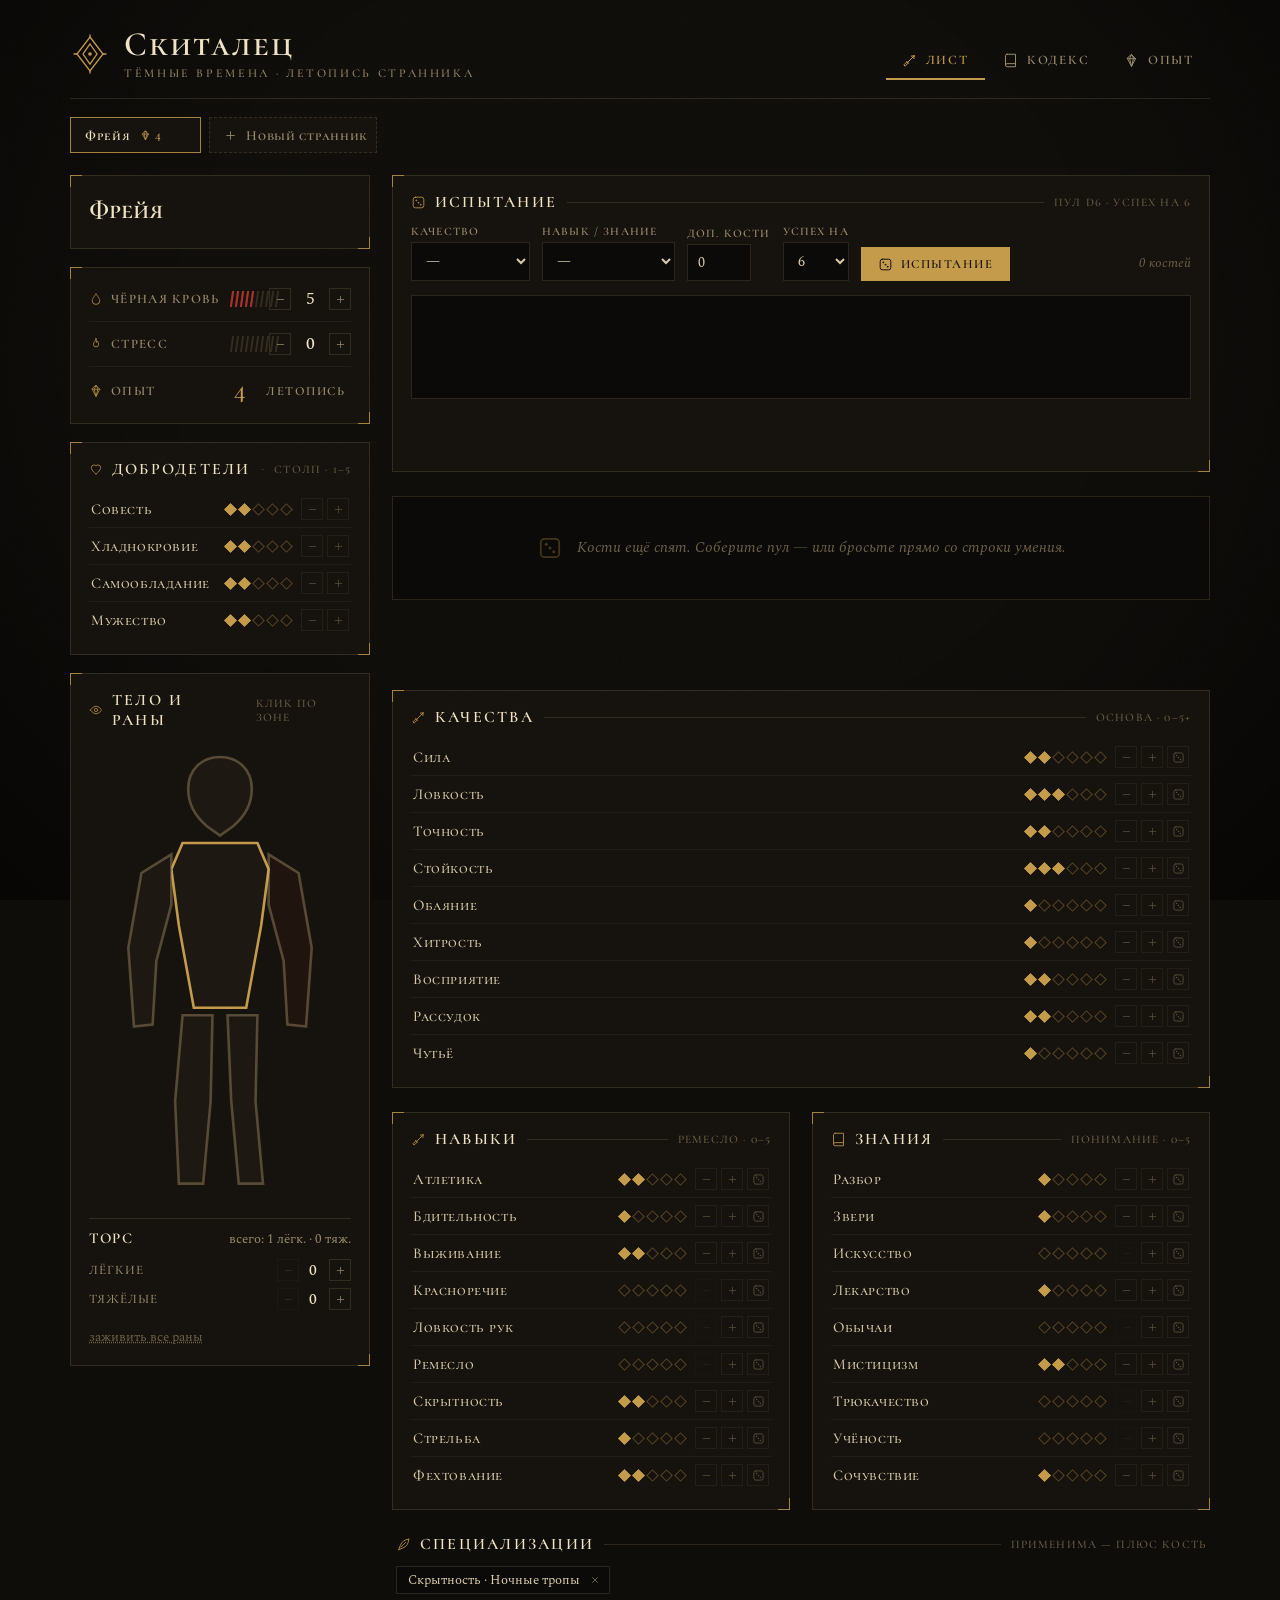
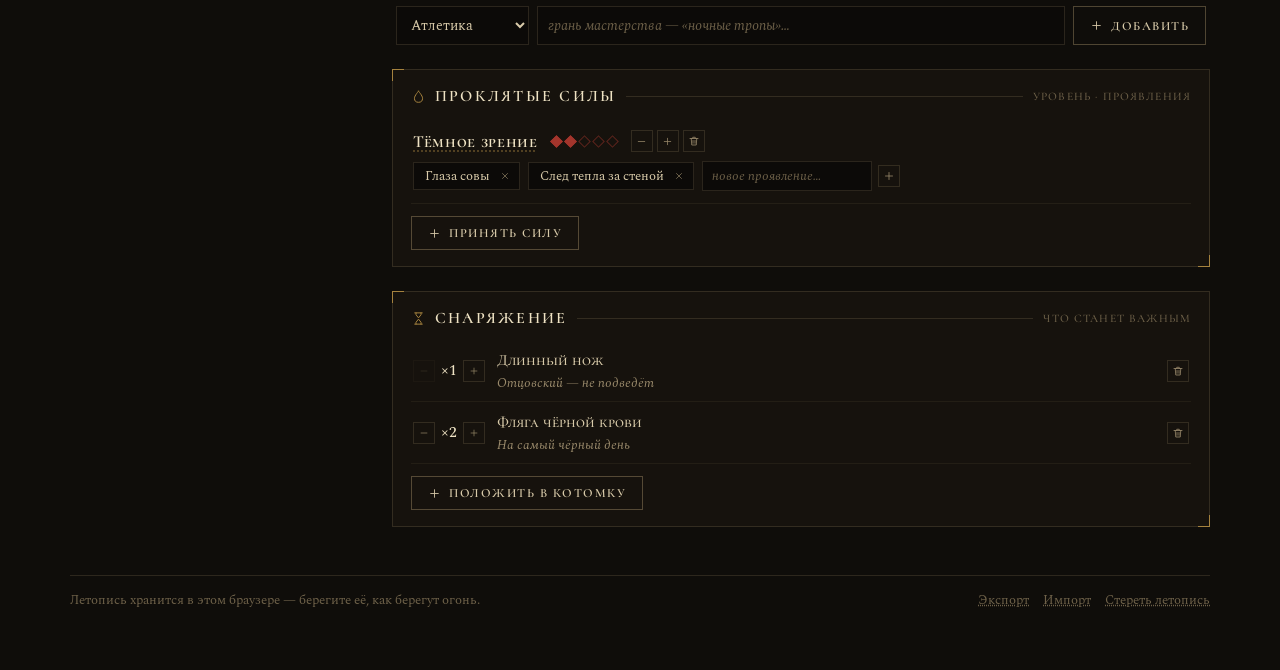
<file: index2.html>
<!DOCTYPE html>
<html lang="ru">
<head>
<meta charset="UTF-8">
<meta name="viewport" content="width=device-width, initial-scale=1.0">
<title>Скиталец · Тёмные времена — летопись странника</title>
<link rel="preconnect" href="https://fonts.googleapis.com">
<link rel="preconnect" href="https://fonts.gstatic.com" crossorigin>
<link href="https://fonts.googleapis.com/css2?family=Cormorant+SC:wght@500;600;700&family=Cormorant:ital,wght@0,500;0,600;1,500&family=Spectral:ital,wght@0,400;0,500;1,400&display=swap" rel="stylesheet">
<style>
:root{
  --bg:#0f0d0a; --panel:#16120d; --panel2:#1b1610; --bg2:#0c0a08;
  --ink:#d9cbaa; --ink-strong:#efe3c4; --dim:#9b8b6c; --faint:#6e6149;
  --gold:#c39b4a; --gold-soft:#a5823e; --blood:#a3352c; --blood-deep:#6e1f1a;
  --line:rgba(205,180,130,.16); --line-strong:rgba(205,180,130,.34);
}
*{box-sizing:border-box;margin:0;padding:0}
html{color-scheme:dark}
body{background:var(--bg);color:var(--ink);font:16px/1.55 'Spectral',serif;min-height:100vh}
/* зерно старой бумаги + виньетка свечи */
body::before{content:'';position:fixed;inset:0;pointer-events:none;z-index:0;opacity:.5;
  background-image:url("data:image/svg+xml,%3Csvg xmlns='http://www.w3.org/2000/svg' width='140' height='140'%3E%3Cfilter id='n'%3E%3CfeTurbulence type='fractalNoise' baseFrequency='0.9' numOctaves='2'/%3E%3CfeColorMatrix values='0 0 0 0 0.8 0 0 0 0 0.7 0 0 0 0 0.5 0 0 0 0.045 0'/%3E%3C/filter%3E%3Crect width='140' height='140' filter='url(%23n)'/%3E%3C/svg%3E")}
body::after{content:'';position:fixed;inset:0;pointer-events:none;z-index:0;
  background:radial-gradient(ellipse at 50% 38%, transparent 52%, rgba(0,0,0,.55) 100%)}
body.locked{overflow:hidden}
#app{max-width:1180px;margin:0 auto;padding:0 20px 60px;position:relative;z-index:1}
.ic{flex:none;display:block}
.ic .f{fill:currentColor;stroke:none}
button{font:inherit;color:inherit}
:focus{outline:none}
:focus-visible{outline:1px solid var(--gold-soft);outline-offset:2px}
::selection{background:rgba(195,155,74,.3)}
mark{background:rgba(195,155,74,.25);color:var(--ink-strong);padding:0 2px}
.empty{color:var(--faint);font-style:italic;padding:10px 0;font-size:14px}

/* ── шапка ─────────────────────────────── */
.masthead{display:flex;align-items:flex-end;gap:24px;flex-wrap:wrap;padding:28px 0 18px;border-bottom:1px solid var(--line)}
.brand{display:flex;align-items:center;gap:14px}
.brand .sigil{color:var(--gold)}
.brand h1{font:600 34px/1 'Cormorant SC',serif;letter-spacing:.06em;color:var(--ink-strong)}
.brand .sub{display:block;font:500 12px 'Cormorant SC',serif;letter-spacing:.22em;text-transform:uppercase;color:var(--dim);margin-top:4px}
.tabs{margin-left:auto;display:flex;gap:2px}
.tab{font:600 13px 'Cormorant SC',serif;letter-spacing:.14em;text-transform:uppercase;color:var(--dim);
  padding:10px 16px;border:none;border-bottom:2px solid transparent;background:none;cursor:pointer;
  display:flex;gap:9px;align-items:center;transition:color .15s}
.tab:hover{color:var(--ink-strong)}
.tab.active{color:var(--gold);border-color:var(--gold)}

/* ── панели и заголовки ────────────────── */
.panel{background:var(--panel);border:1px solid var(--line);padding:16px 18px;position:relative}
.panel::before,.panel::after{content:'';position:absolute;width:11px;height:11px;pointer-events:none}
.panel::before{top:-1px;left:-1px;border-top:1px solid var(--gold-soft);border-left:1px solid var(--gold-soft)}
.panel::after{bottom:-1px;right:-1px;border-bottom:1px solid var(--gold-soft);border-right:1px solid var(--gold-soft)}
.sec-title{display:flex;align-items:center;gap:10px;margin-bottom:12px}
.sec-title h2{font:600 16px 'Cormorant SC',serif;letter-spacing:.14em;text-transform:uppercase;color:var(--ink-strong);display:flex;align-items:center;gap:9px}
.sec-title h2 .ic{color:var(--gold-soft)}
.sec-title .ln{flex:1;height:1px;background:var(--line)}
.sec-title .note{font:500 11.5px 'Cormorant SC',serif;letter-spacing:.1em;text-transform:uppercase;color:var(--faint)}
.view-head{margin:26px 0 4px}
.view-head h2{font:600 26px 'Cormorant SC',serif;color:var(--ink-strong);letter-spacing:.04em}
.view-head p{color:var(--dim);font-style:italic;font-size:14.5px}

/* ── кнопки ────────────────────────────── */
.btn{font:600 12.5px 'Cormorant SC',serif;letter-spacing:.12em;text-transform:uppercase;
  border:1px solid var(--line-strong);background:transparent;color:var(--ink);
  padding:8px 16px;cursor:pointer;display:inline-flex;align-items:center;gap:8px;transition:all .15s}
.btn:hover{border-color:var(--gold);color:var(--gold)}
.btn-primary{background:var(--gold);border-color:var(--gold);color:#1a130a}
.btn-primary:hover{background:#d3ab57;color:#1a130a}
.btn-danger{border-color:var(--blood);color:var(--blood)}
.btn-danger:hover{border-color:var(--blood);background:rgba(163,53,44,.12);color:#c4574e}
.btn-ghost{border:none;background:none;color:var(--dim);padding:4px 6px}
.btn-ghost:hover{color:var(--gold)}
.ibtn{width:22px;height:22px;display:inline-flex;align-items:center;justify-content:center;flex:none;
  background:transparent;border:1px solid var(--line);color:var(--dim);cursor:pointer;transition:all .12s}
.ibtn:hover{color:var(--gold);border-color:var(--gold-soft)}
.ibtn:disabled{opacity:.25;pointer-events:none}
.ibtn.armed{width:auto;padding:0 8px;border-color:var(--blood);color:var(--blood);
  font:600 11px 'Cormorant SC',serif;letter-spacing:.08em;text-transform:uppercase}
.link-btn{background:none;border:none;color:var(--faint);cursor:pointer;font:13px 'Spectral',serif;text-decoration:underline dotted}
.link-btn:hover{color:var(--gold)}
input[type=text],input[type=number],select,textarea{
  background:var(--bg2);border:1px solid var(--line);color:var(--ink);
  font:14px 'Spectral',serif;padding:7px 10px;transition:border-color .15s}
input:focus,select:focus,textarea:focus{border-color:var(--gold-soft)}
input::placeholder{color:var(--faint);font-style:italic}

/* ── список персонажей ─────────────────── */
.char-strip{display:flex;flex-wrap:wrap;gap:8px;margin-top:18px}
.char-tab{display:flex;align-items:center;gap:9px;padding:6px 8px 6px 14px;cursor:pointer;
  background:var(--panel);border:1px solid var(--line);color:var(--dim);
  font:600 14px 'Cormorant SC',serif;letter-spacing:.05em;transition:all .15s}
.char-tab:hover{color:var(--ink)}
.char-tab.active{color:var(--ink-strong);border-color:var(--gold-soft)}
.char-tab .ct-xp{display:inline-flex;align-items:center;gap:4px;color:var(--gold);font-size:12px}
.char-tab .ct-del{opacity:0;transition:opacity .15s}
.char-tab.active:hover .ct-del{opacity:1}

/* ── лист: сетка ───────────────────────── */
.sheet-grid{display:grid;grid-template-columns:300px 1fr;gap:22px;margin-top:22px;align-items:start}
.sheet-aside{display:flex;flex-direction:column;gap:18px}
.sheet-main{display:flex;flex-direction:column;gap:24px;min-width:0}
.name-plate input{width:100%;background:transparent;border:none;border-bottom:1px solid transparent;
  font:600 26px 'Cormorant SC',serif;color:var(--ink-strong);padding:2px 0 6px}
.name-plate input:hover{border-bottom-color:var(--line)}
.name-plate input:focus{border-bottom-color:var(--gold-soft)}
.counter{display:flex;align-items:center;gap:10px;padding:9px 0;border-bottom:1px solid rgba(205,180,130,.08)}
.counter:last-child{border-bottom:none;padding-bottom:2px}
.counter:first-child{padding-top:2px}
.c-label{font:600 13px 'Cormorant SC',serif;letter-spacing:.1em;text-transform:uppercase;color:var(--dim);
  display:flex;gap:8px;align-items:center;width:132px;flex:none}
.c-label .ic{color:var(--gold-soft)}
.track{display:flex;gap:3px;flex:1;min-width:0}
.cell{width:11px;height:16px;border:1px solid var(--line);cursor:pointer;transform:skewX(-8deg);transition:all .12s}
.cell:hover{border-color:var(--gold-soft)}
.cell.on.blood{background:var(--blood-deep);border-color:var(--blood)}
.cell.on.stress{background:#8f6d26;border-color:var(--gold-soft)}
.c-num{font:500 17px 'Spectral',serif;color:var(--ink-strong);min-width:18px;text-align:center}
.c-num.big{font:600 24px 'Cormorant SC',serif;color:var(--gold)}

/* добродетели и способности */
.stat-row{display:grid;grid-template-columns:1fr auto auto;align-items:center;gap:10px;
  padding:7px 2px;border-bottom:1px solid rgba(205,180,130,.07)}
.stat-row:last-child{border-bottom:none}
.stat-name{font:500 15px 'Cormorant SC',serif;letter-spacing:.04em;color:var(--ink)}
.pips{display:flex;gap:5px}
.pip{width:9px;height:9px;transform:rotate(45deg);border:1px solid rgba(195,155,74,.38);cursor:pointer;transition:all .12s}
.pip:hover{border-color:var(--gold)}
.pip.on{background:var(--gold);border-color:var(--gold)}
.pips.blood .pip{border-color:rgba(163,53,44,.5)}
.pips.blood .pip.on{background:var(--blood);border-color:var(--blood)}
.pips.static .pip{cursor:default}
.stat-ctl{display:flex;gap:4px;opacity:.5;transition:opacity .15s}
.stat-row:hover .stat-ctl{opacity:1}
.two-col{display:grid;grid-template-columns:1fr 1fr;gap:22px;align-items:start}

/* специализации / теги */
.tags{display:flex;flex-wrap:wrap;gap:8px;align-items:center}
.tag{display:inline-flex;align-items:center;gap:7px;border:1px solid var(--line);
  padding:3px 6px 3px 11px;font-size:13px;color:var(--ink);background:var(--bg2)}
.tag .ibtn{width:16px;height:16px;border:none}
.spec-add{display:flex;gap:8px;margin-top:12px;flex-wrap:wrap}
.spec-add input{flex:1;min-width:140px}
.spec-bar{padding:0 4px}

/* проклятые силы */
.power-row{padding:12px 2px;border-bottom:1px solid rgba(205,180,130,.08)}
.power-row:last-child{border-bottom:none}
.pr-main{display:flex;align-items:center;gap:14px;flex-wrap:wrap}
.power-name{background:none;border:none;cursor:pointer;padding:0;
  font:600 17px 'Cormorant SC',serif;letter-spacing:.04em;color:var(--ink-strong);
  text-decoration:underline dotted rgba(195,155,74,.45);text-underline-offset:4px}
.power-name:hover{color:var(--gold)}
.pr-manif{display:flex;flex-wrap:wrap;gap:8px;align-items:center;margin-top:9px}
.manif-add{display:inline-flex;gap:6px;align-items:center}
.manif-add input{width:170px;padding:4px 9px;font-size:13px}

/* снаряжение */
.equip-row{display:flex;align-items:center;gap:12px;padding:8px 2px;border-bottom:1px solid rgba(205,180,130,.07)}
.equip-row:last-child{border-bottom:none}
.eq-qty{display:flex;align-items:center;gap:6px;flex:none}
.eq-qty b{font:500 15px 'Spectral',serif;color:var(--ink-strong);min-width:16px;text-align:center}
.eq-main{flex:1;min-width:0}
.eq-name{font:500 15.5px 'Cormorant SC',serif;color:var(--ink)}
.eq-note{display:block;color:var(--dim);font-style:italic;font-size:13px}

/* ── панель испытаний ──────────────────── */
.roll-controls{display:flex;flex-wrap:wrap;gap:12px;align-items:flex-end;margin-bottom:14px}
.rc{display:flex;flex-direction:column;gap:4px;font:600 11.5px 'Cormorant SC',serif;
  letter-spacing:.1em;text-transform:uppercase;color:var(--dim)}
.dice-field{min-height:104px;border:1px solid var(--line);background:var(--bg2);
  display:flex;flex-wrap:wrap;gap:12px;align-items:center;justify-content:center;padding:14px}
.dice-empty{display:flex;align-items:center;gap:14px;color:var(--faint);font-style:italic;font-size:14.5px}
.dice-empty .ic{color:rgba(195,155,74,.3)}
.die{width:36px;height:36px;background:#1e1812;border:1px solid var(--line-strong);border-radius:7px;
  display:flex;align-items:center;justify-content:center;flex:none;transition:border-color .2s}
.die svg{width:26px;height:26px;display:block}
.die circle{fill:#b7a888}
.die.success{border-color:var(--gold);box-shadow:0 0 0 1px rgba(195,155,74,.4),0 0 16px rgba(195,155,74,.16)}
.die.success circle{fill:var(--gold)}
.die.botch{border-color:rgba(163,53,44,.75)}
.die.botch circle{fill:var(--blood)}
.die.dealing{animation:deal .28s both}
@keyframes deal{from{transform:translateY(-22px) rotate(-20deg);opacity:0}}
.die.shuffling{animation:jitter .12s infinite alternate}
@keyframes jitter{from{transform:translate(-1px,0) rotate(-2deg)}to{transform:translate(1px,-1px) rotate(2.5deg)}}
.die.settled{transform:rotate(var(--tilt,0deg))}
.dice-result{display:flex;align-items:baseline;gap:16px;flex-wrap:wrap;margin-top:12px;min-height:30px}
.succ-big{font:600 24px 'Cormorant SC',serif;color:var(--gold)}
.succ-big.fail{color:var(--blood)}
.roll-sub{color:var(--dim);font-size:13.5px;font-style:italic}
.history{margin-top:14px}
.h-head{font:600 11.5px 'Cormorant SC',serif;letter-spacing:.14em;text-transform:uppercase;color:var(--faint);margin-bottom:4px}
.h-row{display:flex;gap:12px;align-items:baseline;font-size:13px;color:var(--dim);
  padding:5px 2px;border-bottom:1px dashed rgba(205,180,130,.08)}
.h-row:last-child{border-bottom:none}
.h-label{flex:1;min-width:0;overflow:hidden;text-overflow:ellipsis;white-space:nowrap}
.h-vals{font-variant-numeric:tabular-nums;letter-spacing:.1em;white-space:nowrap}
.h-vals b{color:var(--gold);font-weight:500}
.h-vals i{color:var(--blood);font-style:normal}
.h-succ{min-width:44px;text-align:right;color:var(--gold);font-weight:500}
.h-succ.fail{color:var(--blood)}
.roll-sum{color:var(--faint);font-size:13px;font-style:italic;margin-left:auto;padding-bottom:8px}

/* ── витражная фигура ──────────────────── */
.body-fig svg{display:block;width:100%;max-width:190px;margin:0 auto}
.fig-part{cursor:pointer;transition:opacity .15s;stroke-width:1.4}
.fig-part:hover{opacity:.8}
.wound-panel{margin-top:12px;border-top:1px solid var(--line);padding-top:10px}
.wp-head{display:flex;justify-content:space-between;align-items:baseline;gap:10px;margin-bottom:6px}
.wp-head b{font:600 15px 'Cormorant SC',serif;letter-spacing:.08em;color:var(--ink-strong);text-transform:uppercase}
.wp-total{color:var(--dim);font-size:12.5px}
.wp-row{display:flex;align-items:center;gap:10px;padding:3px 0;font:500 13px 'Cormorant SC',serif;letter-spacing:.08em;text-transform:uppercase;color:var(--dim)}
.wctl{display:flex;align-items:center;gap:7px;margin-left:auto}
.wctl b{font:500 15px 'Spectral',serif;color:var(--ink-strong);min-width:16px;text-align:center}
.wounds-reset{margin-top:10px}

/* ── модалки ───────────────────────────── */
.mb{position:fixed;inset:0;background:rgba(5,4,2,.74);backdrop-filter:blur(3px);
  display:flex;align-items:center;justify-content:center;z-index:50;padding:20px;animation:fadeIn .18s}
@keyframes fadeIn{from{opacity:0}}
.modal{width:min(620px,100%);max-height:86vh;overflow:auto;background:var(--panel);
  border:1px solid var(--line-strong);position:relative;box-shadow:0 30px 80px rgba(0,0,0,.65);animation:modalIn .2s}
@keyframes modalIn{from{transform:translateY(10px);opacity:0}}
.modal::before,.modal::after{content:'';position:absolute;width:12px;height:12px;pointer-events:none}
.modal::before{top:-1px;left:-1px;border-top:1px solid var(--gold);border-left:1px solid var(--gold)}
.modal::after{bottom:-1px;right:-1px;border-bottom:1px solid var(--gold);border-right:1px solid var(--gold)}
.modal>header{display:flex;align-items:center;justify-content:space-between;gap:14px;padding:14px 20px;border-bottom:1px solid var(--line)}
.modal>header h3{font:600 18px 'Cormorant SC',serif;letter-spacing:.06em;color:var(--ink-strong)}
.modal-body{padding:18px 20px}
.modal-actions{display:flex;justify-content:flex-end;gap:10px;margin-top:20px}
.cat-tag{font:600 11.5px 'Cormorant SC',serif;letter-spacing:.16em;text-transform:uppercase;color:var(--gold-soft);margin-bottom:6px}
.modal-body p{margin:.6em 0}
.modal-body ul{margin:.6em 0 .6em 1.25em}
.modal-body li{margin:.3em 0}
.form-row{display:flex;flex-direction:column;gap:6px;margin-bottom:14px}
.form-row label{font:600 12px 'Cormorant SC',serif;letter-spacing:.1em;text-transform:uppercase;color:var(--dim)}
.pw-opt{border:1px solid var(--line);padding:10px 14px;margin-bottom:8px;cursor:pointer;transition:all .12s}
.pw-opt:hover{border-color:var(--gold-soft)}
.pw-opt.sel{border-color:var(--gold);background:rgba(195,155,74,.05)}
.pw-opt.has{opacity:.45;cursor:default}
.pw-top{display:flex;justify-content:space-between;gap:10px;align-items:baseline}
.pw-top b{font:600 15.5px 'Cormorant SC',serif;color:var(--ink-strong)}
.pw-has{font:600 11px 'Cormorant SC',serif;letter-spacing:.1em;text-transform:uppercase;color:var(--blood)}
.pw-opt p{color:var(--dim);font-size:13.5px;margin:3px 0 0}
.pw-detail{border-top:1px solid var(--line);margin-top:14px;padding-top:12px}
.pw-detail p{color:var(--dim);font-size:14px}
.pw-lvl{display:flex;align-items:center;gap:10px;margin-top:8px}
.pw-lvl .lbl{font:600 12px 'Cormorant SC',serif;letter-spacing:.1em;text-transform:uppercase;color:var(--dim)}

/* ── кодекс ────────────────────────────── */
.codex-head{display:flex;flex-wrap:wrap;gap:14px;align-items:center;margin:20px 0 10px}
.searchbox{flex:1;min-width:240px;display:flex;align-items:center;gap:10px;background:var(--panel);border:1px solid var(--line);padding:9px 14px}
.searchbox .ic{color:var(--faint)}
.searchbox input{background:transparent;border:none;flex:1;font-size:15px;padding:0}
.cat-filter{display:flex;flex-wrap:wrap;gap:6px}
.cf-btn{font:600 12px 'Cormorant SC',serif;letter-spacing:.1em;text-transform:uppercase;
  padding:6px 12px;border:1px solid var(--line);background:transparent;color:var(--dim);cursor:pointer;transition:all .12s}
.cf-btn:hover{color:var(--ink)}
.cf-btn.active{color:var(--gold);border-color:var(--gold-soft)}
.codex-count{font-size:13px;color:var(--faint);font-style:italic;margin-bottom:6px}
.codex-row{padding:14px 8px;border-bottom:1px solid rgba(205,180,130,.08);cursor:pointer;transition:background .15s}
.codex-row:hover{background:rgba(195,155,74,.045)}
.cr-top{display:flex;justify-content:space-between;gap:14px;align-items:baseline}
.cr-title{font:600 19px 'Cormorant',serif;color:var(--ink-strong)}
.codex-row:hover .cr-title{color:var(--gold)}
.cr-cat{font:600 11px 'Cormorant SC',serif;letter-spacing:.12em;text-transform:uppercase;color:var(--faint);white-space:nowrap}
.cr-sum{color:var(--dim);font-size:14px;margin-top:3px}

/* ── летопись опыта ────────────────────── */
.xp-grid{display:grid;grid-template-columns:360px 1fr;gap:22px;margin-top:22px;align-items:start}
.xp-balance{display:flex;align-items:baseline;gap:12px;margin:4px 0 12px}
.xp-num{font:600 52px/1 'Cormorant SC',serif;color:var(--gold)}
.xp-cap{font:600 13px 'Cormorant SC',serif;letter-spacing:.14em;text-transform:uppercase;color:var(--dim)}
.xp-stats{display:flex;gap:20px;font-size:14px;color:var(--dim);
  border-top:1px dashed var(--line);border-bottom:1px dashed var(--line);padding:10px 2px;margin-bottom:18px}
.xp-stats b{color:var(--ink-strong);font-weight:500}
.btn-group{display:flex}
.bg-btn{flex:1;padding:9px 6px;border:1px solid var(--line);background:transparent;color:var(--dim);cursor:pointer;
  font:600 12px 'Cormorant SC',serif;letter-spacing:.1em;text-transform:uppercase;transition:all .12s;margin-left:-1px}
.bg-btn:first-child{margin-left:0}
.bg-btn:hover{color:var(--ink)}
.bg-btn.active{color:#1a130a;background:var(--gold);border-color:var(--gold)}
.bg-btn.active.spend-act{background:var(--blood);border-color:var(--blood);color:#f2e6cf}
.log-row{display:grid;grid-template-columns:92px 52px 1fr 26px;gap:4px 12px;align-items:baseline;
  padding:9px 4px;border-bottom:1px dashed rgba(205,180,130,.08);font-size:14px}
.log-date{color:var(--faint);font-size:12px;font-variant-numeric:tabular-nums}
.log-delta{font-weight:600;text-align:right}
.log-delta.plus{color:var(--gold)}
.log-delta.minus{color:var(--blood)}
.log-cat{font:500 14.5px 'Cormorant SC',serif;color:var(--ink)}
.log-note{grid-column:3/4;color:var(--dim);font-style:italic;font-size:13px}
.log-del{opacity:.4}
.log-row:hover .log-del{opacity:1}

/* ── тосты, футер ──────────────────────── */
#toast-root{position:fixed;bottom:22px;right:22px;z-index:80;display:flex;flex-direction:column;gap:8px}
.toast{background:#1c1712;border:1px solid var(--line-strong);border-left:3px solid var(--gold);
  padding:10px 16px;color:var(--ink);font-size:14px;max-width:320px;box-shadow:0 10px 30px rgba(0,0,0,.5);animation:toastIn .25s}
.toast.err{border-left-color:var(--blood)}
@keyframes toastIn{from{transform:translateY(8px);opacity:0}}
.toast.out{animation:toastOut .3s forwards}
@keyframes toastOut{to{opacity:0;transform:translateY(6px)}}
.foot{margin-top:48px;border-top:1px solid var(--line);padding:14px 0 0;
  display:flex;gap:18px;justify-content:space-between;flex-wrap:wrap;font-size:13px;color:var(--faint)}
.foot .btns{display:flex;gap:14px}

@media (max-width:960px){
  .sheet-grid,.two-col,.xp-grid{grid-template-columns:1fr}
  .masthead{align-items:center}
  .tabs{margin-left:0}
}
</style>
</head>
<body>
<div id="app">
  <header class="masthead">
    <div class="brand">
      <svg class="sigil" width="40" height="40" viewBox="0 0 40 40" fill="none" stroke="currentColor" stroke-width="1.3">
        <path d="M20 3 33 20 20 37 7 20z"/><path d="M20 10 27 20 20 30 13 20z"/><circle cx="20" cy="20" r="1.8" fill="currentColor" stroke="none"/>
        <path d="M20 3v-2M20 39v-2M7 20H4M36 20h-3" stroke-linecap="round"/>
      </svg>
      <div>
        <h1>Скиталец</h1>
        <span class="sub">Тёмные времена · летопись странника</span>
      </div>
    </div>
    <nav class="tabs" id="tabs"></nav>
  </header>

  <section id="view-sheet" class="view"></section>
  <section id="view-codex" class="view" hidden></section>
  <section id="view-xp" class="view" hidden></section>

  <footer class="foot">
    <span>Летопись хранится в этом браузере — берегите её, как берегут огонь.</span>
    <span class="btns">
      <button class="link-btn" data-act="export">Экспорт</button>
      <button class="link-btn" data-act="import">Импорт</button>
      <button class="link-btn" data-act="reset" id="resetBtn">Стереть летопись</button>
      <input type="file" id="impFile" accept=".json,application/json" hidden>
    </span>
  </footer>
</div>

<div id="modal-root"></div>
<div id="toast-root"></div>

<script>
'use strict';
/* ═══════════════ УТИЛИТЫ ═══════════════ */
const $=s=>document.querySelector(s);
const $$=s=>[...document.querySelectorAll(s)];
const esc=s=>String(s??'').replace(/[&<>"']/g,c=>({'&':'&amp;','<':'&lt;','>':'&gt;','"':'&quot;',"'":'&#39;'}[c]));
const norm=s=>String(s).toLowerCase().replace(/ё/g,'е');
const uid=p=>p+'_'+Date.now().toString(36)+Math.random().toString(36).slice(2,7);
const clamp=(v,a,b)=>Math.max(a,Math.min(b,v));
function plural(n,a,b,c){n=Math.abs(n)%100;const d=n%10;if(n>10&&n<20)return c;if(d>1&&d<5)return b;if(d===1)return a;return c}
const fmtDate=ts=>new Date(ts).toLocaleString('ru-RU',{day:'2-digit',month:'2-digit',year:'2-digit',hour:'2-digit',minute:'2-digit'});

/* ═══════════════ ИКОНКИ (инлайн-SVG) ═══════════════ */
const ICONS={
  die:'<rect x="3.5" y="3.5" width="17" height="17" rx="3.5"/><circle class="f" cx="8.5" cy="8.5" r="1.4"/><circle class="f" cx="12" cy="12" r="1.4"/><circle class="f" cx="15.5" cy="15.5" r="1.4"/>',
  eye:'<path d="M2.5 12S6.5 5.5 12 5.5 21.5 12 21.5 12 17.5 18.5 12 18.5 2.5 12 2.5 12z"/><circle cx="12" cy="12" r="2.8"/>',
  book:'<path d="M4 19.5A2.5 2.5 0 0 1 6.5 17H20"/><path d="M6.5 2H20v20H6.5A2.5 2.5 0 0 1 4 19.5v-15A2.5 2.5 0 0 1 6.5 2z"/>',
  drop:'<path d="M12 3.5s6.5 7.2 6.5 11.3a6.5 6.5 0 0 1-13 0C5.5 10.7 12 3.5 12 3.5z"/>',
  flame:'<path d="M12 2.5c1 4-4.5 5.5-4.5 10a4.5 4.5 0 0 0 9 0c0-2.5-1-4-2-5.5-.3 1.4-1 2.2-2 2.5.6-2.4.2-4.8-.5-7z"/>',
  gem:'<path d="M12 2.5l6.5 6.5L12 21.5 5.5 9z"/><path d="M5.5 9h13"/><path d="M12 2.5 9 9l3 12.5L15 9z"/>',
  quill:'<path d="M20.5 3.5c-7 .5-11.5 4-13.5 10L4 20.5l7-3c6-2 9-7 9.5-14z"/><path d="M8 16l7.5-7.5"/>',
  sword:'<path d="M19.5 4.5 9.5 14.5"/><path d="M19.5 4.5 19 9m.5-4.5L15 5"/><path d="M7.5 13.5l3 3"/><path d="M9.5 16.5 5 21l-2-2 4.5-4.5z"/>',
  heart:'<path d="M12 20.5S4 15 4 9.5A4.5 4.5 0 0 1 12 6.7 4.5 4.5 0 0 1 20 9.5c0 5.5-8 11-8 11z"/>',
  hourglass:'<path d="M6 3h12M6 21h12"/><path d="M8 3v3l4 5 4-5V3M8 21v-3l4-5 4 5v3"/>',
  search:'<circle cx="11" cy="11" r="6.5"/><path d="m20 20-4.4-4.4"/>',
  plus:'<path d="M12 5v14M5 12h14"/>',
  minus:'<path d="M5 12h14"/>',
  x:'<path d="M6 6l12 12M18 6 6 18"/>',
  trash:'<path d="M4 7h16"/><path d="M9.5 7V4.5h5V7"/><path d="M6.5 7l1 13h9l1-13"/><path d="M10 11v5.5M14 11v5.5"/>'
};
function icon(n,s=16){return `<svg class="ic" width="${s}" height="${s}" viewBox="0 0 24 24" fill="none" stroke="currentColor" stroke-width="1.6" stroke-linecap="round" stroke-linejoin="round">${ICONS[n]}</svg>`}

/* ═══════════════ ИГРОВЫЕ ДАННЫЕ ═══════════════ */
const QUALITIES=[
  {id:'strength',name:'Сила'},{id:'agility',name:'Ловкость'},{id:'accuracy',name:'Точность'},
  {id:'endurance',name:'Стойкость'},{id:'charisma',name:'Обаяние'},{id:'cunning',name:'Хитрость'},
  {id:'perception',name:'Восприятие'},{id:'intellect',name:'Рассудок'},{id:'intuition',name:'Чутьё'}
];
const SKILLS=[
  {id:'athletics',name:'Атлетика'},{id:'vigilance',name:'Бдительность'},{id:'survival',name:'Выживание'},
  {id:'eloquence',name:'Красноречие'},{id:'sleightOfHand',name:'Ловкость рук'},{id:'craft',name:'Ремесло'},
  {id:'stealth',name:'Скрытность'},{id:'shooting',name:'Стрельба'},{id:'fencing',name:'Фехтование'}
];
const LORE=[
  {id:'analysis',name:'Разбор'},{id:'animals',name:'Звери'},{id:'art',name:'Искусство'},
  {id:'medicine',name:'Лекарство'},{id:'customs',name:'Обычаи'},{id:'mysticism',name:'Мистицизм'},
  {id:'trickery',name:'Трюкачество'},{id:'scholarship',name:'Учёность'},{id:'empathy',name:'Сочувствие'}
];
const VIRTUES=[
  {id:'conscience',name:'Совесть'},{id:'composure',name:'Хладнокровие'},
  {id:'selfControl',name:'Самообладание'},{id:'courage',name:'Мужество'}
];
const GROUPS={
  qualities:{list:QUALITIES,min:0,max:6,note:'основа · 0–5+'},
  skills:{list:SKILLS,min:0,max:5,note:'ремесло · 0–5'},
  lore:{list:LORE,min:0,max:5,note:'понимание · 0–5'},
  virtues:{list:VIRTUES,min:1,max:5,note:'столп · 1–5'}
};
/* привычная пара «качество + навык/знание» для быстрого броска */
const PARTNER={athletics:'strength',vigilance:'perception',survival:'intuition',eloquence:'charisma',
  sleightOfHand:'cunning',craft:'intellect',stealth:'agility',shooting:'accuracy',fencing:'agility',
  analysis:'intellect',animals:'intuition',art:'intellect',medicine:'intellect',customs:'charisma',
  mysticism:'intuition',trickery:'cunning',scholarship:'intellect',empathy:'charisma'};

const PARTS=[
  {id:'head',name:'Голова'},{id:'torso',name:'Торс'},{id:'leftArm',name:'Левая рука'},
  {id:'rightArm',name:'Правая рука'},{id:'leftLeg',name:'Левая нога'},{id:'rightLeg',name:'Правая нога'}
];
/* витражная фигура: контуры зон тела */
const PART_SVG={
  head:'M70 8c10 0 17 7 17 17 0 8-4 15-10 20l-7 5-7-5c-6-5-10-12-10-20 0-10 7-17 17-17z',
  torso:'M50 54h40l6 14-4 30-8 44H56l-8-44-4-30z',
  rightArm:'M44 60 28 70l-7 40 3 42 10-1 2-34 8-30z',
  leftArm:'M96 60l16 10 7 40-3 42-10-1-2-34-8-30z',
  rightLeg:'M50 146h16l-1 46-4 44H48l-2-44z',
  leftLeg:'M74 146h16l-1 46 4 44h-13l-4-44z'
};

const POWERS=[
  {id:'bloodCall',name:'Зов крови',desc:'Дать телу больше, чем оно может: рывок, стальная хватка, заглушённая боль. Цена — очко чёрной крови и разбитые после сосуды.'},
  {id:'darkSight',name:'Тёмное зрение',desc:'Видеть во мраке, как в сумерках; на высоких уровнях — следить за теплом сквозь стены.'},
  {id:'graveWhisper',name:'Шёпот могил',desc:'Задать вопрос тому, кто недавно умер. Ответы коротки и не любят повторов.'},
  {id:'unseenStep',name:'Незримый шаг',desc:'На миг стать тенью: пройти за спину, сойти с дороги, исчезнуть из вида.'},
  {id:'beastMark',name:'Клеймо зверя',desc:'Чутьё и ярость хищника; на высших уровнях зверь выходит наружу.'},
  {id:'borderVoice',name:'Голос из-за грани',desc:'Вложить в слова повеление: стой, спи, забудь.'},
  {id:'glamour',name:'Морок',desc:'Накинуть на мир тонкую ткань лжи: фальшивый свет, чужой силуэт, дверь, которой не было.'},
  {id:'rustLot',name:'Ржавый жребий',desc:'Испортить чужую удачу: рука дрогнет, конь оступится, фитиль погаснет.'}
];
const XP_CATS={
  gain:[['scene','Пройденная сцена'],['truth','Найденная истина'],['loss','Утрата и поражение'],['loot','Добыча'],['other','Прочее']],
  spend:[['quality','Подъём качества'],['skill','Обучение навыку'],['lore','Изучение знаний'],['virtue','Укрепление добродетели'],['power','Проклятая сила'],['gear','Снаряжение и услуги'],['other','Прочее']]
};

/* ═══════════════ КОДЕКС (справочник) ═══════════════ */
const CODEX_CATS=[
  {id:'basis',name:'Основы'},{id:'rolls',name:'Испытания'},{id:'char',name:'Персонаж'},
  {id:'wounds',name:'Раны и смерть'},{id:'dark',name:'Чёрная кровь'},{id:'xp',name:'Опыт'},
  {id:'combat',name:'Стычки'},{id:'gear',name:'Снаряжение'}
];
const CODEX=[
{cat:'basis',title:'Время, когда померкло солнце',summary:'Мир, тон и ставки игры.',body:[
'Мир стоит на пороге бесконечной ночи. Дороги заросли, города сжались до островков света, а между ними лежат земли, где хозяйничают голод, волки и то, что старше волков. Те, кто всё же идёт, — скитальцы: носители чужих писем, дети забытых обетов, последние знатоки троп.',
'Скиталец не спасает мир. Скиталец перевозит через реку ребёнка, находит зерно для деревни и не отдаёт свою тень тому, кто попросит вежливо. Малые дела против большой тьмы — таков тон этой игры.',
'- Тон: мрачное странствие с проблесками тепла.',
'- Ставки: еда, свет, память и имена.',
'- Правила служат истории, а не наоборот.']},
{cat:'basis',title:'Как проходит игра',summary:'Сцены, странствия и роль Ведущего.',body:[
'Одному из игроков принадлежит роль Ведущего: он описывает мир, играет за всех прочих и решает, когда испытание неизбежно. Остальные ведут своих скитальцев — говорят их словами и бросают за них кости.',
'Игра движется сценами. Сцена — это одно место, одно желание и одно препятствие. Ведущий задаёт сцену, игроки объявляют действия, стол вместе решает, чем и как действовать. Когда напряжение исчерпано, сцена закрывается — и начинается странствие к следующей.',
'Сессия — это несколько сцен и одна общая ночь. Хроника между сессиями ведётся на листе: раны, опыт и найденное переносятся дальше.']},
{cat:'basis',title:'Золотое правило стола',summary:'Правила — договорённость, а не закон.',body:[
'Всё, что написано в кодексе, — договорённость, а не закон. Если правило ломает настроение сцены — измените его и запишите перемену в хронику стола.',
'Два вопроса перед любым испытанием: «что ты хочешь получить?» и «что готов отдать?». Если на второй вопрос ответа нет — его задаст мир. Тьма всегда берёт оплату.']},
{cat:'rolls',title:'Испытание',summary:'Пул d6: качество + навык, успех на шестёрку.',body:[
'Когда исход действия неочевиден и провал что-то меняет, бросают испытание. Соберите пул: значение подходящего качества плюс уровень подходящего навыка или знания. Помощь друга, превосходное снаряжение или удачные обстоятельства добавляют по одной кости — не больше двух-трёх за раз.',
'Бросьте пул шестигранных костей. Каждая шестёрка — успех. Одного успеха достаточно, чтобы задуманное удалось; каждый следующий успех сверх первого — усиление результата, преимущество, которое игрок описывает сам.',
'Если ни качества, ни ремесла для дела нет — бросают две кости «на голую удачу», договорившись об этом с Ведущим до броска.']},
{cat:'rolls',title:'Провал и цена',summary:'Провал двигает историю: мир отвечает.',body:[
'Провал никогда не означает «ничего не происходит». Это значит: мир отвечает. Сторож просыпается, мост подмывает, спутник запоминает вашу неловкость. Ведущий вводит осложнение — и история движется дальше.',
'Единица на любой кости — зерно беды: даже при общем успехе она обещает мелкую цену. Сломавшийся шнурок, лишний свидетель, лицо, которое вас запомнило. Ведущий вправе взыскать это зерно позже.']},
{cat:'rolls',title:'Помощь и соперничество',summary:'Союзники дают кости, противники бросают навстречу.',body:[
'Союзник может помочь: он описывает, что именно делает, и добавляет одну кость в ваш пул. Помогать можно раз в сцену на каждого союзника — иначе сцена превращается в кузницу костей.',
'Если два скитальца (или скиталец и противник) действуют друг против друга, оба бросают пулы. Побеждает больший счёт успехов; проигравший получает то, чего добивался победитель, — в урезанном или обратном виде.']},
{cat:'char',title:'Качества',summary:'Врождённая основа скитальца: девять граней.',body:[
'Качества — это врождённая основа скитальца, то, что не выучишь за одну ночь. Они измеряются от 0 до 5, а у редких исключительных людей доходят до 6.',
'- Сила — поднять, удержать, сломать, вынести.',
'- Ловкость — уклониться, взобраться, не оступиться.',
'- Точность — попасть, вложить, направить руку.',
'- Стойкость — терпеть холод, голод, боль и страх.',
'- Обаяние — быть услышанным, поверенным, прощённым.',
'- Хитрость — заметить выход там, где его нет.',
'- Восприятие — услышать шаг за стеной, увидеть ложь.',
'- Рассудок — знать, вспомнить, сложить два и два.',
'- Чутьё — почувствовать раньше, чем увидеть.']},
{cat:'char',title:'Навыки',summary:'Ремесло рук и привычек, нажитое дорогой.',body:[
'Навыки — ремесло рук и привычек, нажитое дорогой. При испытании они складываются с качеством.',
'- Атлетика — бег, прыжок, силовая борьба (со Силой или Ловкостью).',
'- Бдительность — караул, засада, чтение местности (с Восприятием).',
'- Выживание — костёр, тропы, зверь и непогода (с Чутьём или Стойкостью).',
'- Красноречие — убеждать, торговаться, лгать в лицо (с Обаянием).',
'- Ловкость рук — карман, отмычка, жуликая просьба (с Ловкостью или Хитростью).',
'- Ремесло — починить, смастерить, подделать (с Рассудком).',
'- Скрытность — тень, тихий шаг, чужая одежда (с Ловкостью).',
'- Стрельба — лук, арбалет, метательный нож (с Точностью).',
'- Фехтование — клинок, посох, драка на близкой руке (с Ловкостью или Силой).']},
{cat:'char',title:'Знания',summary:'Тёмные и светлые области понимания.',body:[
'Знания — области понимания, которые скиталец вынес из книг, дорог и чужих углов. В городе и против людей они порой весят больше клинка.',
'- Разбор — определить, из чего сделано и как устроено.',
'- Звери — повадки, следы, язык собак и ворон.',
'- Искусство — герб, икона, почерк эпохи; что скажет статуя.',
'- Лекарство — раны, яды, лихорадка и руки, которые не дрожат.',
'- Обычаи — законы, чужбина, как войти в дом и не оскорбить очаг.',
'- Мистицизм — приметы, обряды, то, что ищет щелей в мире.',
'- Трюкачество — карты, кости, суеверья и уловки толпы.',
'- Учёность — хроники, языки мёртвых, счёт и письмо.',
'- Сочувствие — чужая боль, чужой страх; где болит и почему.']},
{cat:'char',title:'Специализации',summary:'Узкая грань навыка и лишняя кость.',body:[
'Специализация — узкая грань навыка: «ночные тропы» в Скрытности, «длинные клинки» в Фехтовании, «штопаные раны» в Лекарстве. У одного навыка может быть несколько граней, но каждая из них — одна.',
'Когда Ведущий признаёт, что специализация применима к испытанию, добавьте в пул одну дополнительную кость. Специализации записываются на листе и открываются за опыт.']},
{cat:'char',title:'Добродетели',summary:'Четыре столпа против искушения и страха.',body:[
'Добродетели — четыре столпа, на которых скиталец держится, когда мир качается: Совесть, Хладнокровие, Самообладание и Мужество. Каждый измеряется от 1 до 5.',
'Когда сцена бьёт в столп — искушением, паникой, отчаянием, — Ведущий может попросить проверку добродетели: бросьте столько костей, каков её уровень. Успех позволяет поступить по своему стержню; провал — и обстоятельства решают за вас.']},
{cat:'wounds',title:'Раны',summary:'Шесть зон тела, лёгкие и тяжёлые раны.',body:[
'Тело разделено на шесть зон: голова, торс, руки и ноги. Раны бывают лёгкие и тяжёлые; все они записываются на листе.',
'Лёгкая рана — боль и помеха: опишите, как она мешает. Тяжёлая рана в зоне, задействованной в испытании, отнимает одну кость от пула. Три тяжёлые раны на теле — предел: скиталец падает без сознания, а четвёртая ставит его на грань смерти.',
'При получении тяжёлой раны бросьте Стойкость: успех — держитесь на ногах до конца сцены, провал — падаете и выбываете из неё.']},
{cat:'wounds',title:'Лечение',summary:'Ночь, руки знахаря и цена ошибки.',body:[
'Лёгкие раны заживают сами: одна — за ночь привала. Тяжёлые требуют рук: успешное испытание Лекарства закрывает одну тяжёлую рану за день ухода; без лечения тяжёлая рана не уходит неделями.',
'Лекарства, чистые бинты и тёплый очаг добавляют кость к такому испытанию. Неудачное лечение — воспаление: Ведущий превращает рану в шрам на всю жизнь.']},
{cat:'dark',title:'Чёрная кровь',summary:'Запас силы проклятых и его медленное возвращение.',body:[
'У тех, кто принял метку, кровь темнеет до черноты. Чёрная кровь — запас силы проклятых: она тратится, чтобы творить их, и измеряется очками от 0 до 10.',
'Кровь возвращается медленно: одно очко за полночный сон у огня — и ещё одно, если скиталец принял предложенную тьмой дань. Тратить кровь до дна — значит слышать её голос всё отчётливее: Ведущий может попросить проверку Хладнокровия.']},
{cat:'dark',title:'Проклятые силы',summary:'Восемь путей, вбитых в плоть.',body:[
'Проклятая сила — это путь, вбитый в плоть. Сила изучается по уровню от 1 до 5; уровень определяет и мощь, и цену. Вот известные пути:',
'- Зов крови — рывок, стальная хватка, заглушённая боль.',
'- Тёмное зрение — мрак как сумерки, тепло сквозь стены.',
'- Шёпот могил — вопрос тому, кто недавно умер.',
'- Незримый шаг — на миг стать тенью.',
'- Клеймо зверя — чутьё и ярость хищника.',
'- Голос из-за грани — слова-повеления: стой, спи, забудь.',
'- Морок — тонкая ткань лжи поверх мира.',
'- Ржавый жребий — испорченная чужая удача.']},
{cat:'dark',title:'Проявления',summary:'Конкретные формы, которые приняла сила.',body:[
'Проявления — конкретные формы, которые приняла ваша сила: не абстрактная мощь, а привычное чудо. «Пожатие пепла», «Слепая лошадь», «Дверь, которой не было» — каждое проявление записывается на листе рядом с силой.',
'Проявление должно быть узким и живым: одно действие, одна картинка. Новые проявления открываются по мере роста силы или покупаются за опыт — с ведома Ведущего.']},
{cat:'dark',title:'Стресс',summary:'Накопленный ужас, что душит мастерство.',body:[
'Стресс — накопленный ужас и усталость души; он измеряется от 0 до 10 и записывается на листе. Его приносят свидетели проклятий, тяжёлые раны, ночи без сна и вещи, которые лучше было не открывать.',
'Стресс душит мастерство: при 4 и больше — минус одна кость ко всем испытаниям, при 8 и больше — минус две. Сбрасывается отдыхом в безопасности, добротой спутников и проверками добродетелей в трудный час.']},
{cat:'xp',title:'Опыт',summary:'За риск, истину и утрату — рост.',body:[
'Опыт — валюта роста. В конце сцены, где скиталец рисковал, узнал важную истину или потерял что-то значимое, Ведущий назначает 1–3 очка опыта. Поражения и утраты учат не хуже побед.',
'Тратить опыт можно между сценами или в привале: поднять навык или знание на уровень, открыть специализацию, обучиться проклятой силе, укрепить добродетель. Качества растут медленнее всего — они меняются только через историю: наставника, клятву, испытание жизни.']},
{cat:'xp',title:'Хроника',summary:'Каждое очко — строка в летописи.',body:[
'Каждое получение и каждая трата опыта записывается в летопись: когда, за что, сколько. Летопись — это биография силы: глядя на неё, легко увидеть, чем ваш скиталец жил и чем платил за рост.',
'Не стесняйтесь пометок: «истина о колодце», «выучил у старого фехтовальщика», «заплатил знахарке». Через месяц игры это станет лучшей историей стола.']},
{cat:'combat',title:'Стычка',summary:'Сцена вместо сетки: описание против описания.',body:[
'Бой в Скитальце — это сцена, а не сетка. Порядок ходов не считается: каждый в свой черёд описывает действие, и стол следит, чтобы все успели. Ведущий отвечает миром: стражники не ждут очереди.',
'Атака — обычное испытание: Точность со Стрельбой, Ловкость с Фехтованием, Сила с Атлетикой в захвате. Успех достигает цели; успехи сверх первого усиливают удар или переводят бой в выгодное положение.']},
{cat:'combat',title:'Урон и броня',summary:'Сколько успехов — столько беды.',body:[
'Кулак и дубина оставляют лёгкие раны. Три и более успехов на атаке — или оружие войны: клинок, арбалет, топор — оставляют тяжёлую рану в зоне, которую выбирает атакующий (Ведущий может назначить её сам по описанию удара).',
'Броня — кольчуга, кожаный панцирь, тяжёлый плащ — гасит первую тяжёлую рану в сцене, после чего рвётся и теряет силу. Щит позволяет раз за сцену заменить полученную рану на потерю щита и отступление.']},
{cat:'gear',title:'Котомка',summary:'Записывайте то, что станет важным.',body:[
'Снаряжение записывается списком: название, количество, короткая пометка. Не учитывайте каждый сухарь — записывайте то, что станет важным: верёвка, фляга, отцовский нож, чужое кольцо.',
'Превосходный инструмент делает затею вероятнее: добавьте одну кость, когда снаряжение прямо помогает. Освещение, ночёвка и еда — валюта странствий; Ведущий помнит, что всё кончается.']}
];

/* ═══════════════ СОСТОЯНИЕ ═══════════════ */
const STORE_KEY='skitalec_dark_times_v1';
let state, view='sheet', selectedPart='torso';
let codexUI={q:'',cat:'all'};
let xpUI={type:'gain',filter:'all'};
let rollSel={quality:'',skill:'',bonus:0,threshold:6};
let dice={rolling:false,history:[],last:null};
let powerPick={id:null,level:2};

function emptyWounds(){return {light:0,heavy:0}}
function defaultCharacter(name){
  return {
    id:uid('char'), name:name||'Безымянный',
    qualities:Object.fromEntries(QUALITIES.map(q=>[q.id,1])),
    skills:Object.fromEntries(SKILLS.map(s=>[s.id,0])),
    lore:Object.fromEntries(LORE.map(l=>[l.id,0])),
    specializations:[],
    virtues:{conscience:2,composure:2,selfControl:2,courage:2},
    cursedPowers:[],
    wounds:{total:emptyWounds(),head:emptyWounds(),torso:emptyWounds(),leftArm:emptyWounds(),rightArm:emptyWounds(),leftLeg:emptyWounds(),rightLeg:emptyWounds()},
    equipment:[], blood:5, stress:0, xp:0
  };
}
function recalcTotal(c){
  const t={light:0,heavy:0};
  PARTS.forEach(p=>{t.light+=c.wounds[p.id].light;t.heavy+=c.wounds[p.id].heavy});
  c.wounds.total=t;
}
function normalizeCharacter(c){
  const d=defaultCharacter(typeof c.name==='string'?c.name:undefined);
  const out={...d,...c};
  out.qualities={...d.qualities,...(c.qualities||{})};
  out.skills={...d.skills,...(c.skills||{})};
  out.lore={...d.lore,...(c.lore||{})};
  out.virtues={...d.virtues,...(c.virtues||{})};
  out.wounds={...d.wounds,...(c.wounds||{}),total:emptyWounds()};
  PARTS.forEach(p=>{out.wounds[p.id]={light:0,heavy:0,...((c.wounds||{})[p.id]||{})}});
  QUALITIES.forEach(q=>out.qualities[q.id]=clamp(Math.round(+out.qualities[q.id]||0),0,6));
  SKILLS.forEach(s=>out.skills[s.id]=clamp(Math.round(+out.skills[s.id]||0),0,5));
  LORE.forEach(l=>out.lore[l.id]=clamp(Math.round(+out.lore[l.id]||0),0,5));
  VIRTUES.forEach(v=>out.virtues[v.id]=clamp(Math.round(+out.virtues[v.id]||1),1,5));
  out.specializations=Array.isArray(c.specializations)?c.specializations:[];
  out.cursedPowers=Array.isArray(c.cursedPowers)?c.cursedPowers:[];
  out.equipment=Array.isArray(c.equipment)?c.equipment:[];
  out.blood=clamp(Math.round(+out.blood||0),0,10);
  out.stress=clamp(Math.round(+out.stress||0),0,10);
  out.xp=Math.round(+out.xp||0);
  recalcTotal(out);
  return out;
}
/* первый запуск — готовый скиталец из примера */
function seed(){
  const c=defaultCharacter('Фрейя');
  Object.assign(c.qualities,{strength:2,agility:3,accuracy:2,endurance:3,charisma:1,cunning:1,perception:2,intellect:2,intuition:1});
  Object.assign(c.skills,{athletics:2,vigilance:1,survival:2,eloquence:0,sleightOfHand:0,craft:0,stealth:2,shooting:1,fencing:2});
  Object.assign(c.lore,{analysis:1,animals:1,art:0,medicine:1,customs:0,mysticism:2,trickery:0,scholarship:0,empathy:1});
  c.specializations=[{id:uid('sp'),skillId:'stealth',specializationName:'Ночные тропы'}];
  c.cursedPowers=[{id:uid('pw'),powerId:'darkSight',level:2,manifestations:['Глаза совы','След тепла за стеной']}];
  c.wounds.leftArm.light=1;
  c.equipment=[
    {id:uid('eq'),name:'Длинный нож',qty:1,note:'Отцовский — не подведёт'},
    {id:uid('eq'),name:'Фляга чёрной крови',qty:2,note:'На самый чёрный день'}
  ];
  c.xp=4;
  recalcTotal(c);
  return {characters:[c],activeCharId:c.id,log:[
    {id:uid('xp'),charId:c.id,ts:Date.now()-86400000*2,delta:6,type:'gain',cat:'truth',note:'Правда о колодце на перепутье'},
    {id:uid('xp'),charId:c.id,ts:Date.now()-86400000,delta:-2,type:'spend',cat:'skill',note:'Тени — у старого фехтовальщика'}
  ]};
}
function normalizeState(d){
  let characters=(d.characters||[]).map(normalizeCharacter);
  if(!characters.length){characters=[defaultCharacter('Безымянный')]}
  const active=characters.some(c=>c.id===d.activeCharId)?d.activeCharId:characters[0].id;
  return {characters,activeCharId:active,log:Array.isArray(d.log)?d.log:[]};
}
function loadState(){
  try{
    const raw=localStorage.getItem(STORE_KEY);
    if(!raw)return seed();
    const d=JSON.parse(raw);
    if(!d||!Array.isArray(d.characters))return seed();
    return normalizeState(d);
  }catch(e){console.warn('Летопись повреждена, начинаем новую',e);return seed()}
}
function save(){localStorage.setItem(STORE_KEY,JSON.stringify(state))}
const char=()=>state.characters.find(c=>c.id===state.activeCharId);

/* ═══════════════ ТОСТЫ И МОДАЛКИ ═══════════════ */
function toast(msg,err){
  const t=document.createElement('div');
  t.className='toast'+(err?' err':'');t.textContent=msg;
  $('#toast-root').appendChild(t);
  setTimeout(()=>{t.classList.add('out');setTimeout(()=>t.remove(),320)},2800);
}
function openModal(title,bodyHTML){
  $('#modal-root').innerHTML=
    `<div class="mb" data-mb="1"><div class="modal" role="dialog" aria-modal="true">
      <header><h3>${title}</h3><button class="ibtn" data-act="modal-close" title="Закрыть">${icon('x',13)}</button></header>
      <div class="modal-body">${bodyHTML}</div></div></div>`;
  document.body.classList.add('locked');
}
function closeModal(){$('#modal-root').innerHTML='';document.body.classList.remove('locked')}
/* двухшаговое подтверждение прямо на кнопке */
function armButton(btn){
  if(btn.dataset.armed){delete btn.dataset.armed;btn.classList.remove('armed');return true}
  btn.dataset.armed='1';btn.classList.add('armed');
  const old=btn.innerHTML;btn.innerHTML='точно?';
  setTimeout(()=>{if(!btn.isConnected||!btn.dataset.armed)return;
    delete btn.dataset.armed;btn.classList.remove('armed');btn.innerHTML=old},2600);
  return false;
}

/* ═══════════════ ОБЩИЕ ЧАСТИ РАЗМЕТКИ ═══════════════ */
function pipsHTML(group,id,val,max){
  return `<span class="pips">${Array.from({length:max},(_,i)=>
    `<span class="pip ${i<val?'on':''}" data-act="pip" data-group="${group}" data-id="${id}" data-v="${i+1}" title="Поставить: ${i+1}"></span>`).join('')}</span>`;
}
function pipsStatic(val,max,blood){
  return `<span class="pips static ${blood?'blood':''}">${Array.from({length:max},(_,i)=>
    `<span class="pip ${i<val?'on':''}"></span>`).join('')}</span>`;
}
function statRow(group,def,val){
  const g=GROUPS[group];
  const rollBtn=group!=='virtues'
    ?`<button class="ibtn" data-act="quick-roll" data-type="${group}" data-id="${def.id}" title="Бросить: ${esc(def.name)}">${icon('die',13)}</button>`:'';
  return `<div class="stat-row">
    <span class="stat-name">${esc(def.name)}</span>
    ${pipsHTML(group,def.id,val,g.max)}
    <span class="stat-ctl">
      <button class="ibtn" data-act="stat" data-kind="dec" data-group="${group}" data-id="${def.id}" ${val<=g.min?'disabled':''} title="Убавить">${icon('minus',11)}</button>
      <button class="ibtn" data-act="stat" data-kind="inc" data-group="${group}" data-id="${def.id}" ${val>=g.max?'disabled':''} title="Прибавить">${icon('plus',11)}</button>
      ${rollBtn}
    </span></div>`;
}
function defName(group,id){const d=(GROUPS[group]||{list:[]}).list.find(x=>x.id===id);return d?d.name:id}

/* ═══════════════ ЛИСТ ПЕРСОНАЖА ═══════════════ */
function counterHTML(ic,name,kind,val){
  return `<div class="counter">
    <span class="c-label">${icon(ic,14)} ${name}</span>
    <div class="track">${Array.from({length:10},(_,i)=>
      `<span class="cell ${i<val?('on '+kind):''}" data-act="track" data-kind="${kind}" data-v="${i+1}" title="Отметить: ${i+1}"></span>`).join('')}</div>
    <button class="ibtn" data-act="track-step" data-kind="${kind}" data-d="-1" title="Убавить">${icon('minus',11)}</button>
    <b class="c-num">${val}</b>
    <button class="ibtn" data-act="track-step" data-kind="${kind}" data-d="1" title="Прибавить">${icon('plus',11)}</button>
  </div>`;
}
function figureSVG(c){
  const paths=PARTS.map(p=>{
    const w=c.wounds[p.id];
    const a=Math.min(.85,w.heavy*.22+w.light*.07);
    const fill=a>0?`rgba(163,53,44,${a.toFixed(2)})`:'#1d1812';
    const stroke=selectedPart===p.id?'var(--gold)':(w.heavy>0?'var(--blood)':'var(--line-strong)');
    return `<path class="fig-part ${selectedPart===p.id?'sel':''}" data-act="select-part" data-part="${p.id}" d="${PART_SVG[p.id]}"
      style="fill:${fill};stroke:${stroke}"><title>${p.name}</title></path>`;
  }).join('');
  return `<svg viewBox="0 0 140 244" role="img" aria-label="Схема тела">${paths}</svg>`;
}
function woundPanelHTML(c){
  const w=c.wounds[selectedPart], name=PARTS.find(p=>p.id===selectedPart).name;
  return `<div class="wound-panel">
    <div class="wp-head"><b>${esc(name)}</b><span class="wp-total">всего: ${c.wounds.total.light} лёгк. · ${c.wounds.total.heavy} тяж.</span></div>
    <div class="wp-row"><span>Лёгкие</span>
      <span class="wctl"><button class="ibtn" data-act="wound" data-kind="dec" data-sev="light" ${w.light<=0?'disabled':''}>${icon('minus',11)}</button><b>${w.light}</b><button class="ibtn" data-act="wound" data-kind="inc" data-sev="light" ${w.light>=8?'disabled':''}>${icon('plus',11)}</button></span></div>
    <div class="wp-row"><span>Тяжёлые</span>
      <span class="wctl"><button class="ibtn" data-act="wound" data-kind="dec" data-sev="heavy" ${w.heavy<=0?'disabled':''}>${icon('minus',11)}</button><b>${w.heavy}</b><button class="ibtn" data-act="wound" data-kind="inc" data-sev="heavy" ${w.heavy>=8?'disabled':''}>${icon('plus',11)}</button></span></div>
    <div class="wounds-reset"><button class="link-btn" data-act="wounds-reset">заживить все раны</button></div>
  </div>`;
}
function asideHTML(c){
  const virtues=VIRTUES.map(v=>statRow('virtues',v,c.virtues[v.id])).join('');
  return `<aside class="sheet-aside">
    <div class="panel name-plate"><input id="charName" value="${esc(c.name)}" maxlength="40" placeholder="Безымянный" aria-label="Имя скитальца"></div>
    <div class="panel">
      ${counterHTML('drop','Чёрная кровь','blood',c.blood)}
      ${counterHTML('flame','Стресс','stress',c.stress)}
      <div class="counter">
        <span class="c-label">${icon('gem',14)} Опыт</span>
        <b class="c-num big">${c.xp}</b>
        <button class="btn btn-ghost" data-act="view" data-view="xp" style="margin-left:auto">летопись</button>
      </div>
    </div>
    <div class="panel">
      <div class="sec-title"><h2>${icon('heart',14)} Добродетели</h2><span class="ln"></span><span class="note">${GROUPS.virtues.note}</span></div>
      ${virtues}
    </div>
    <div class="panel">
      <div class="sec-title"><h2>${icon('eye',14)} Тело и раны</h2><span class="ln"></span><span class="note">клик по зоне</span></div>
      ${figureSVG(c)}
      ${woundPanelHTML(c)}
    </div>
  </aside>`;
}
function rollPanelHTML(){
  const qOpts=QUALITIES.map(q=>`<option value="${q.id}" ${rollSel.quality===q.id?'selected':''}>${q.name}</option>`).join('');
  const sOpts=[...SKILLS,...LORE].map(s=>`<option value="${s.id}" ${rollSel.skill===s.id?'selected':''}>${s.name}</option>`).join('');
  return `<div class="panel roll-panel">
    <div class="sec-title"><h2>${icon('die',15)} Испытание</h2><span class="ln"></span><span class="note">пул d6 · успех на 6</span></div>
    <div class="roll-controls">
      <label class="rc">Качество<select data-rollsel="quality"><option value="">—</option>${qOpts}</select></label>
      <label class="rc">Навык / знание<select data-rollsel="skill"><option value="">—</option>${sOpts}</select></label>
      <label class="rc">Доп. кости<input type="number" data-rollsel="bonus" value="${rollSel.bonus}" min="-3" max="9" style="width:64px"></label>
      <label class="rc">Успех на<select data-rollsel="threshold"><option value="6" ${rollSel.threshold===6?'selected':''}>6</option><option value="5" ${rollSel.threshold===5?'selected':''}>5–6</option></select></label>
      <button class="btn btn-primary" data-act="roll">${icon('die',15)} Испытание</button>
      <span class="roll-sum" id="poolPreview"></span>
    </div>
    <div class="dice-field" id="diceField"></div>
    <div class="dice-result" id="diceResult"></div>
    <div class="history" id="diceHistory"></div>
  </div>`;
}
function dieSVG(v){
  const P={1:[[12,12]],2:[[8,8],[16,16]],3:[[8,8],[12,12],[16,16]],
    4:[[7.5,7.5],[16.5,7.5],[7.5,16.5],[16.5,16.5]],
    5:[[7.5,7.5],[16.5,7.5],[12,12],[7.5,16.5],[16.5,16.5]],
    6:[[7.5,6.5],[16.5,6.5],[7.5,12],[16.5,12],[7.5,17.5],[16.5,17.5]]};
  return `<svg viewBox="0 0 24 24"><rect x="2" y="2" width="20" height="20" rx="4" fill="none" stroke="rgba(215,196,158,.22)" stroke-width="1"/>${P[v].map(p=>`<circle cx="${p[0]}" cy="${p[1]}" r="1.7"/>`).join('')}</svg>`;
}
function resultHTML(L){
  const succTxt=L.succ>0?`${L.succ} ${plural(L.succ,'успех','успеха','успехов')}`:'Провал';
  return `<span class="succ-big ${L.succ?'':'fail'}">${succTxt}</span>
    <span class="roll-sub">${esc(L.label)} · ${L.pool} ${plural(L.pool,'кость','кости','костей')} · порог ${L.threshold}+</span>`;
}
function diceFieldHTML(){
  if(dice.last){
    return `<div class="field dice-field" id="diceField">${dice.last.values.map(v=>{
      const cls=v>=dice.last.threshold?'success':(v===1?'botch':'');
      const tilt=((Math.random()*16)-8).toFixed(1);
      return `<div class="die settled ${cls}" style="--tilt:${tilt}deg">${dieSVG(v)}</div>`}).join('')}</div>
      <div class="dice-result" id="diceResult">${resultHTML(dice.last)}</div>`;
  }
  return `<div class="field dice-field" id="diceField">
    <span class="dice-empty">${icon('die',26)}<span>Кости ещё спят. Соберите пул — или бросьте прямо со строки умения.</span></span></div>
    <div class="dice-result" id="diceResult"></div>`;
}
function renderHistory(){
  const el=$('#diceHistory');if(!el)return;
  if(!dice.history.length){el.innerHTML='';return}
  el.innerHTML=`<div class="h-head">Последние броски</div>`+dice.history.map(h=>
    `<div class="h-row"><span class="h-label">${esc(h.label)}</span>
     <span class="h-vals">${h.values.map(v=>v>=h.threshold?`<b>${v}</b>`:(v===1?`<i>${v}</i>`:v)).join('·')}</span>
     <span class="h-succ ${h.succ?'':'fail'}">${h.succ}</span></div>`).join('');
}
function updatePoolPreview(){
  const el=$('#poolPreview');if(!el)return;
  const c=char();if(!c){el.textContent='';return}
  const q=rollSel.quality?(c.qualities[rollSel.quality]||0):0;
  const s=rollSel.skill?(c.skills[rollSel.skill]??c.lore[rollSel.skill]??0):0;
  const pool=q+s+(parseInt(rollSel.bonus)||0);
  const parts=[];
  if(rollSel.quality)parts.push(defName('qualities',rollSel.quality)+' '+q);
  if(rollSel.skill)parts.push((defName('skills',rollSel.skill)||defName('lore',rollSel.skill))+' '+s);
  el.textContent=`${pool} ${plural(pool,'кость','кости','костей')}`+(parts.length?' · '+parts.join(' + '):'');
}
function abilitiesHTML(c){
  const q=QUALITIES.map(d=>statRow('qualities',d,c.qualities[d.id])).join('');
  const s=SKILLS.map(d=>statRow('skills',d,c.skills[d.id])).join('');
  const l=LORE.map(d=>statRow('lore',d,c.lore[d.id])).join('');
  const specs=c.specializations.map(sp=>{
    const sk=SKILLS.find(x=>x.id===sp.skillId);
    return `<span class="tag">${esc(sk?sk.name:'—')} · ${esc(sp.specializationName)}
      <button class="ibtn" data-act="spec-del" data-id="${sp.id}" title="Убрать грань">${icon('x',10)}</button></span>`;
  }).join('')||'<span class="empty">Граней мастерства пока нет</span>';
  return `<div class="panel">
      <div class="sec-title"><h2>${icon('sword',15)} Качества</h2><span class="ln"></span><span class="note">${GROUPS.qualities.note}</span></div>
      ${q}</div>
    <div class="two-col">
      <div class="panel">
        <div class="sec-title"><h2>${icon('sword',15)} Навыки</h2><span class="ln"></span><span class="note">${GROUPS.skills.note}</span></div>
        ${s}</div>
      <div class="panel">
        <div class="sec-title"><h2>${icon('book',15)} Знания</h2><span class="ln"></span><span class="note">${GROUPS.lore.note}</span></div>
        ${l}</div>
    </div>
    <div class="spec-bar">
      <div class="sec-title"><h2>${icon('quill',15)} Специализации</h2><span class="ln"></span><span class="note">применима — плюс кость</span></div>
      <div class="tags">${specs}</div>
      <div class="spec-add">
        <select id="specSkill">${SKILLS.map(s=>`<option value="${s.id}">${s.name}</option>`).join('')}</select>
        <input type="text" id="specName" maxlength="40" placeholder="грань мастерства — «ночные тропы»…">
        <button class="btn" data-act="spec-add">${icon('plus',13)} Добавить</button>
      </div>
    </div>`;
}
function powersHTML(c){
  const rows=c.cursedPowers.length?c.cursedPowers.map(pw=>{
    const def=POWERS.find(p=>p.id===pw.powerId)||{name:'Забытая сила',desc:''};
    return `<div class="power-row">
      <div class="pr-main">
        <button class="power-name" data-act="power-info" data-id="${pw.powerId}" title="Описание силы">${esc(def.name)}</button>
        ${pipsStatic(pw.level,5,true)}
        <span class="stat-ctl" style="opacity:1">
          <button class="ibtn" data-act="power-lvl" data-d="-1" data-id="${pw.id}" ${pw.level<=1?'disabled':''} title="Ослабить">${icon('minus',11)}</button>
          <button class="ibtn" data-act="power-lvl" data-d="1" data-id="${pw.id}" ${pw.level>=5?'disabled':''} title="Усилить">${icon('plus',11)}</button>
          <button class="ibtn" data-act="power-del" data-id="${pw.id}" title="Отринуть силу">${icon('trash',12)}</button>
        </span>
      </div>
      <div class="pr-manif">
        ${pw.manifestations.map((m,i)=>`<span class="tag">${esc(m)}
          <button class="ibtn" data-act="manif-del" data-id="${pw.id}" data-i="${i}" title="Убрать проявление">${icon('x',10)}</button></span>`).join('')}
        <span class="manif-add">
          <input type="text" class="manif-input" data-powerid="${pw.id}" maxlength="40" placeholder="новое проявление…">
          <button class="ibtn" data-act="manif-add" data-id="${pw.id}" title="Записать проявление">${icon('plus',12)}</button>
        </span>
      </div></div>`;
  }).join(''):'<p class="empty">Кровь пока чиста. Так ли это надолго?</p>';
  return `<div class="panel">
    <div class="sec-title"><h2>${icon('drop',15)} Проклятые силы</h2><span class="ln"></span><span class="note">уровень · проявления</span></div>
    ${rows}
    <div style="margin-top:12px"><button class="btn" data-act="power-modal">${icon('plus',13)} Принять силу</button></div>
  </div>`;
}
function equipHTML(c){
  const rows=c.equipment.length?c.equipment.map(it=>`<div class="equip-row">
      <span class="eq-qty">
        <button class="ibtn" data-act="eq-qty" data-d="-1" data-id="${it.id}" ${it.qty<=1?'disabled':''}>${icon('minus',10)}</button>
        <b>×${it.qty}</b>
        <button class="ibtn" data-act="eq-qty" data-d="1" data-id="${it.id}">${icon('plus',10)}</button>
      </span>
      <span class="eq-main"><span class="eq-name">${esc(it.name)}</span>${it.note?`<span class="eq-note">${esc(it.note)}</span>`:''}</span>
      <button class="ibtn" data-act="eq-del" data-id="${it.id}" title="Выбросить">${icon('trash',12)}</button>
    </div>`).join(''):'<p class="empty">Котомка пуста — и то ли это мудрость, то ли бедность.</p>';
  return `<div class="panel">
    <div class="sec-title"><h2>${icon('hourglass',15)} Снаряжение</h2><span class="ln"></span><span class="note">что станет важным</span></div>
    ${rows}
    <div style="margin-top:12px"><button class="btn" data-act="equip-modal">${icon('plus',13)} Положить в котомку</button></div>
  </div>`;
}
function charStripHTML(){
  const tabs=state.characters.map(c=>`<button class="char-tab ${c.id===state.activeCharId?'active':''}" data-act="char-select" data-id="${c.id}">
      <span>${esc(c.name)}</span><span class="ct-xp">${icon('gem',11)}${c.xp}</span>
      ${c.id===state.activeCharId?`<span class="ibtn ct-del" data-act="char-del" title="Удалить скитальца" role="button">${icon('x',11)}</span>`:''}
    </button>`).join('');
  return `<div class="char-strip">${tabs}
    <button class="char-tab" data-act="char-modal" style="border-style:dashed">${icon('plus',13)} Новый странник</button></div>`;
}
function renderSheet(){
  const c=char();
  if(!c){$('#view-sheet').innerHTML='<p class="empty">Скитальцев нет.</p>';return}
  $('#view-sheet').innerHTML=charStripHTML()+
    `<div class="sheet-grid">${asideHTML(c)}<div class="sheet-main">${rollPanelHTML()}${diceFieldHTML()}${abilitiesHTML(c)}${powersHTML(c)}${equipHTML(c)}</div></div>`;
  renderHistory();updatePoolPreview();
}

/* ── бросок костей ── */
function currentPool(){
  const c=char();
  const q=rollSel.quality?(c.qualities[rollSel.quality]||0):0;
  const s=rollSel.skill?(c.skills[rollSel.skill]??c.lore[rollSel.skill]??0):0;
  return q+s+(parseInt(rollSel.bonus)||0);
}
function rollLabel(){
  const parts=[];
  if(rollSel.quality)parts.push(defName('qualities',rollSel.quality));
  if(rollSel.skill)parts.push(defName('skills',rollSel.skill)||defName('lore',rollSel.skill));
  return parts.join(' + ')||'Голая удача';
}
function animateRoll(pool,label,threshold){
  dice.rolling=true;
  const field=$('#diceField'),res=$('#diceResult');
  if(res)res.innerHTML='';
  field.innerHTML=Array.from({length:pool},(_,i)=>
    `<div class="die dealing" style="animation-delay:${i*40}ms">${dieSVG(6)}</div>`).join('');
  const els=[...field.children];
  els.forEach(el=>el.classList.add('shuffling'));
  const final=Array.from({length:pool},()=>1+Math.floor(Math.random()*6));
  const iv=setInterval(()=>els.forEach(el=>el.innerHTML=dieSVG(1+Math.floor(Math.random()*6))),75);
  setTimeout(()=>{
    clearInterval(iv);
    els.forEach((el,i)=>{
      const v=final[i];
      el.classList.remove('shuffling');el.classList.add('settled');
      el.style.setProperty('--tilt',((Math.random()*16)-8).toFixed(1)+'deg');
      el.innerHTML=dieSVG(v);
      if(v>=threshold)el.classList.add('success');else if(v===1)el.classList.add('botch');
    });
    const succ=final.filter(v=>v>=threshold).length;
    dice.last={label,pool,threshold,values:final,succ};
    if(res)res.innerHTML=resultHTML(dice.last);
    dice.history.unshift(dice.last);
    if(dice.history.length>8)dice.history.pop();
    renderHistory();
    dice.rolling=false;
  },650+Math.min(pool*30,550));
}
function rollFromPanel(){
  if(dice.rolling)return;
  const pool=currentPool();
  if(pool<1){toast('Нужна хотя бы одна кость — поднимите качество или навык.',1);return}
  animateRoll(pool,rollLabel(),rollSel.threshold);
}
function syncRollSelects(){
  const qs=$('#rollQuality'),ss=$('#rollSkill');
  if(qs)qs.value=rollSel.quality;
  if(ss)ss.value=rollSel.skill;
  updatePoolPreview();
}

/* ═══════════════ КОДЕКС ═══════════════ */
function catName(id){const c=CODEX_CATS.find(c=>c.id===id);return c?c.name:id}
function fmtBody(body){
  let out='',list=[];
  const flush=()=>{if(list.length){out+='<ul>'+list.map(li=>'<li>'+li+'</li>').join('')+'</ul>';list=[]}};
  body.forEach(l=>{if(l.startsWith('- '))list.push(esc(l.slice(2)));else{flush();out+='<p>'+esc(l)+'</p>'}});
  flush();return out;
}
function markMatches(text,q){
  if(!q)return esc(text);
  const nText=norm(text),nq=norm(q);let out='',i=0,idx;
  while((idx=nText.indexOf(nq,i))>=0){
    out+=esc(text.slice(i,idx))+'<mark>'+esc(text.slice(idx,idx+q.length))+'</mark>';
    i=idx+q.length;
    if(out.length>400)break;
  }
  return out+esc(text.slice(i));
}
function snippet(a,q){
  if(!q)return esc(a.summary||'');
  const hay=a.body.join(' § '),i=norm(hay).indexOf(norm(q));
  if(i<0)return esc(a.summary||'');
  const s=Math.max(0,i-55),e=Math.min(hay.length,i+95);
  return (s>0?'…':'')+esc(hay.slice(s,i))+'<mark>'+esc(hay.slice(i,i+q.length))+'</mark>'+esc(hay.slice(i+q.length,e))+(e<hay.length?'…':'');
}
function renderCodexList(){
  const q=codexUI.q.trim();
  let items=q?CODEX.filter(a=>norm(a.title+' '+a.body.join(' ')).includes(norm(q)))
             :CODEX.filter(a=>codexUI.cat==='all'||a.cat===codexUI.cat);
  $('#codexList').innerHTML=
    `<div class="codex-count">${q?`Найдено статей: ${items.length}`:`Статей: ${items.length}`}</div>`+
    (items.length?items.map(a=>`<article class="codex-row" data-act="codex-open" data-id="${CODEX.indexOf(a)}" tabindex="0" role="button">
        <div class="cr-top"><span class="cr-title">${markMatches(a.title,q)}</span><span class="cr-cat">${catName(a.cat)}</span></div>
        <p class="cr-sum">${snippet(a,q)}</p></article>`).join('')
      :'<p class="empty">Кодекс молчит — такого в нём не записано.</p>');
}
function renderCodex(){
  $('#view-codex').innerHTML=`
    <div class="view-head"><h2>Кодекс Тёмных времён</h2><p>Правила сжаты до сути — как заметки на полях дорожной книги.</p></div>
    <div class="codex-head">
      <div class="searchbox">${icon('search',16)}<input type="text" id="codexSearch" placeholder="Поиск: раны, кровь, опыт, шестёрки…" value="${esc(codexUI.q)}"></div>
      <div class="cat-filter" id="catFilter">
        <button class="cf-btn ${codexUI.cat==='all'?'active':''}" data-act="cf-cat" data-cat="all">Все</button>
        ${CODEX_CATS.map(c=>`<button class="cf-btn ${codexUI.cat===c.id?'active':''}" data-act="cf-cat" data-cat="${c.id}">${c.name}</button>`).join('')}
      </div>
    </div>
    <div id="codexList"></div>`;
  renderCodexList();
}
function openCodexArticle(id){
  const a=CODEX[+id];if(!a)return;
  openModal(`<span style="display:block;font:600 11.5px 'Cormorant SC',serif;letter-spacing:.16em;text-transform:uppercase;color:var(--gold-soft)">${catName(a.cat)}</span>${esc(a.title)}`,
    fmtBody(a.body));
}

/* ═══════════════ ЛЕТОПИСЬ ОПЫТА ═══════════════ */
function renderXP(){
  const c=char();
  const recs=state.log.filter(r=>r.charId===c.id).sort((a,b)=>b.ts-a.ts);
  const gained=recs.filter(r=>r.delta>0).reduce((s,r)=>s+r.delta,0);
  const spent=recs.filter(r=>r.delta<0).reduce((s,r)=>s+r.delta,0);
  const cats=XP_CATS[xpUI.type];
  if(!cats.some(x=>x[0]===xpUI.cat))xpUI.cat=cats[0][0];
  const form=`
    <div class="btn-group" style="margin-bottom:16px">
      <button class="bg-btn ${xpUI.type==='gain'?'active':''}" data-act="xp-type" data-type="gain">Получено</button>
      <button class="bg-btn ${xpUI.type==='spend'?'active spend-act':''}" data-act="xp-type" data-type="spend">Потрачено</button>
    </div>
    <div class="form-row"><label for="xpCat">За что</label>
      <select id="xpCat">${cats.map(x=>`<option value="${x[0]}" ${xpUI.cat===x[0]?'selected':''}>${x[1]}</option>`).join('')}</select></div>
    <div class="form-row"><label for="xpAmount">Сколько очков</label>
      <input type="number" id="xpAmount" min="1" max="999" value="${esc(xpUI.amount||'')}" placeholder="1–999"></div>
    <div class="form-row"><label for="xpNote">Пометка в летописи</label>
      <input type="text" id="xpNote" maxlength="80" value="${esc(xpUI.note||'')}" placeholder="истина о колодце, уплаты знахарке…"></div>
    <button class="btn btn-primary" data-act="xp-commit">${icon('quill',14)} Внести в летопись</button>`;
  const filt=recs.filter(r=>xpUI.filter==='all'||(xpUI.filter==='gain'?r.delta>0:r.delta<0));
  const log=filt.length?filt.map(r=>{
    const cat=(XP_CATS[r.type]||[]).find(x=>x[0]===r.cat);
    return `<div class="log-row">
      <span class="log-date">${fmtDate(r.ts)}</span>
      <span class="log-delta ${r.delta>0?'plus':'minus'}">${r.delta>0?'+':''}${r.delta}</span>
      <span class="log-cat">${esc(cat?cat[1]:'—')}</span>
      <button class="ibtn log-del" data-act="xp-del" data-id="${r.id}" title="Вычеркнуть запись">${icon('x',11)}</button>
      ${r.note?`<span class="log-note">${esc(r.note)}</span>`:''}
    </div>`}).join(''):'<p class="empty">Летопись пуста. Сцены ждут.</p>';
  $('#view-xp').innerHTML=`
    <div class="view-head"><h2>Летопись опыта</h2><p>${esc(c.name)} — что нажито странствием и во что обошлось.</p></div>
    <div class="xp-grid">
      <div class="panel">
        <div class="xp-balance"><span class="xp-num">${c.xp}</span><span class="xp-cap">${plural(c.xp,'очко','очка','очков')} опыта</span></div>
        <div class="xp-stats"><span>получено: <b>+${gained}</b></span><span>потрачено: <b>−${Math.abs(spent)}</b></span></div>
        ${form}
      </div>
      <div class="panel">
        <div class="sec-title"><h2>${icon('book',15)} Хроника</h2><span class="ln"></span>
          <span class="btn-group" style="margin-left:8px">
            <button class="bg-btn" style="padding:4px 10px" data-act="xp-filter" data-f="all">все</button>
            <button class="bg-btn" style="padding:4px 10px" data-act="xp-filter" data-f="gain">+</button>
            <button class="bg-btn" style="padding:4px 10px" data-act="xp-filter" data-f="spend">−</button>
          </span></div>
        ${log}
      </div>
    </div>`;
  $$('#view-xp [data-f]').forEach(b=>b.classList.toggle('active',b.dataset.f===xpUI.filter));
}

/* ═══════════════ МОДАЛКИ ДЕЙСТВИЙ ═══════════════ */
function openCharModal(){
  openModal('Новый скиталец',`
    <div class="form-row"><label for="ncName">Имя</label>
      <input type="text" id="ncName" maxlength="40" placeholder="Кто идёт сквозь тьму?"></div>
    <p class="empty">Качества начнут с единицы, ремёсла — с нуля. Остальное допишет дорога.</p>
    <div class="modal-actions"><button class="btn btn-primary" data-act="char-create">Выйти на дорогу</button></div>`);
  $('#ncName').focus();
}
function openEquipModal(){
  openModal('Снаряжение',`
    <div class="form-row"><label for="eqName">Предмет</label><input type="text" id="eqName" maxlength="60" placeholder="Фонарь с треснувшим стеклом"></div>
    <div class="form-row"><label for="eqQty">Сколько</label><input type="number" id="eqQty" min="1" max="99" value="1"></div>
    <div class="form-row"><label for="eqNote">Пометка</label><input type="text" id="eqNote" maxlength="80" placeholder="чей, где взял, чем важно…"></div>
    <div class="modal-actions"><button class="btn btn-primary" data-act="equip-create">Положить в котомку</button></div>`);
  $('#eqName').focus();
}
function powerDetailHTML(){
  const p=POWERS.find(x=>x.id===powerPick.id);
  if(!p)return '<p class="empty">Выберите путь, по которому пойдёт ваша кровь.</p>';
  return `<span class="cat-tag">${esc(p.name)}</span><p>${esc(p.desc)}</p>
    <div class="pw-lvl"><span class="lbl">Уровень</span>${pipsStatic(powerPick.level,5,true)}
      <span style="display:flex;gap:4px;margin-left:6px">
        ${[1,2,3,4,5].map(n=>`<button class="ibtn" style="width:26px" data-act="power-pick-lvl" data-l="${n}" ${n===powerPick.level?'style="width:26px;border-color:var(--gold);color:var(--gold)"':''}>${n}</button>`).join('')}
      </span></div>`;
}
function openPowerModal(){
  powerPick={id:null,level:2};
  const c=char();
  const rows=POWERS.map(p=>{
    const has=c.cursedPowers.some(x=>x.powerId===p.id);
    return `<div class="pw-opt ${has?'has':''}" data-act="power-pick" data-id="${p.id}">
      <div class="pw-top"><b>${esc(p.name)}</b>${has?'<span class="pw-has">уже изучена</span>':''}</div>
      <p>${esc(p.desc)}</p></div>`;
  }).join('');
  openModal('Принять силу',`${rows}<div class="pw-detail" id="pwDetail">${powerDetailHTML()}</div>
    <div class="modal-actions"><button class="btn btn-primary" data-act="power-add">Принять силу</button></div>`);
}
function openPowerInfo(powerId){
  const c=char(),pw=c.cursedPowers.find(x=>x.powerId===powerId);if(!pw)return;
  const def=POWERS.find(p=>p.id===powerId)||{name:'Забытая сила',desc:'Путь утерян даже для кодекса.'};
  openModal(esc(def.name),`
    <span class="cat-tag">проклятая сила · уровень ${pw.level} из 5</span>
    <p>${esc(def.desc)}</p>
    <p style="color:var(--dim);font-size:14px">Проявления, которые приняла ваша сила:</p>
    ${pw.manifestations.length?'<ul>'+pw.manifestations.map(m=>`<li>${esc(m)}</li>`).join('')+'</ul>':'<p class="empty">Пока ни одного — сила дремлет без формы.</p>'}`);
}

/* ═══════════════ ДЕЙСТВИЯ ═══════════════ */
function switchView(v){view=v;window.scrollTo({top:0});render()}
function createChar(){
  const name=($('#ncName')?.value||'').trim()||'Безымянный';
  const c=defaultCharacter(name);
  state.characters.push(c);state.activeCharId=c.id;save();closeModal();
  if(view!=='sheet')switchView('sheet');else renderSheet();
  toast(`${name} выходит на дорогу.`);
}
function addSpec(){
  const c=char(),name=($('#specName')?.value||'').trim();
  if(!name){toast('Дайте грани имя — узкое и живое.',1);return}
  c.specializations.push({id:uid('sp'),skillId:$('#specSkill').value,specializationName:name});
  save();renderSheet();
}
function addManif(pwId,val){
  const c=char(),pw=c.cursedPowers.find(p=>p.id===pwId);
  const name=(val||'').trim();
  if(!pw||!name)return;
  pw.manifestations.push(name);save();renderSheet();
}
function commitXP(){
  const c=char();
  const amount=Math.floor(+($('#xpAmount')?.value||0));
  if(!(amount>=1&&amount<=999)){toast('Сумма опыта — целое число от 1 до 999.',1);return}
  xpUI.cat=$('#xpCat').value;xpUI.note=$('#xpNote').value.trim();
  const delta=xpUI.type==='gain'?amount:-amount;
  state.log.push({id:uid('xp'),charId:c.id,ts:Date.now(),delta,type:xpUI.type,cat:xpUI.cat,note:xpUI.note});
  c.xp+=delta;save();
  xpUI.note='';xpUI.amount='';
  renderXP();
  toast(`${delta>0?'+':''}${delta} опыта внесено в летопись.`);
}

/* ═══════════════ РОУТЕР СОБЫТИЙ ═══════════════ */
document.addEventListener('click',e=>{
  const mb=e.target.dataset&&e.target.dataset.mb;
  if(mb){closeModal();return}
  const t=e.target.closest('[data-act]');if(!t)return;
  const act=t.dataset.act,c=char();
  switch(act){
    case 'view':switchView(t.dataset.view);break;
    case 'modal-close':closeModal();break;
    /* персонажи */
    case 'char-modal':openCharModal();break;
    case 'char-create':createChar();break;
    case 'char-select':state.activeCharId=t.dataset.id;save();render();break;
    case 'char-del':
      if(!armButton(t))return;
      state.characters=state.characters.filter(x=>x.id!==t.dataset.id);
      state.log=state.log.filter(r=>r.charId!==t.dataset.id);
      if(state.activeCharId===t.dataset.id)state.activeCharId=state.characters[0]?.id;
      if(!state.characters.length){const d=defaultCharacter('Безымянный');state.characters.push(d);state.activeCharId=d.id}
      save();render();toast('Свиток предан огню.');
      break;
    /* значения способностей */
    case 'pip':{
      const g=t.dataset.group,id=t.dataset.id,v=+t.dataset.v,gd=GROUPS[g];
      const cur=g==='virtues'?c.virtues[id]:c[g][id];
      const nv=clamp(v,gd.min,gd.max);
      if(g==='virtues')c.virtues[id]=nv===cur&&v===cur?nv:nv;else c[g][id]=nv;
      if(g==='virtues'&&nv===cur){/* повторный клик по тому же пипсу ничего не меняет */}
      save();renderSheet();break;}
    case 'stat':{
      const g=t.dataset.group,id=t.dataset.id,d=t.dataset.kind==='inc'?1:-1,gd=GROUPS[g];
      if(g==='virtues')c.virtues[id]=clamp(c.virtues[id]+d,gd.min,gd.max);
      else c[g][id]=clamp(c[g][id]+d,gd.min,gd.max);
      save();renderSheet();break;}
    /* кровь и стресс */
    case 'track':{
      const v=+t.dataset.v,k=t.dataset.kind;
      c[k]=(c[k]===v)?v-1:v;c[k]=clamp(c[k],0,10);save();renderSheet();break;}
    case 'track-step':{
      const k=t.dataset.kind;c[k]=clamp(c[k]+(+t.dataset.d),0,10);save();renderSheet();break;}
    /* раны */
    case 'select-part':selectedPart=t.dataset.part;renderSheet();break;
    case 'wound':{
      const d=t.dataset.kind==='inc'?1:-1,sev=t.dataset.sev;
      c.wounds[selectedPart][sev]=clamp(c.wounds[selectedPart][sev]+d,0,8);
      recalcTotal(c);save();renderSheet();break;}
    case 'wounds-reset':
      PARTS.forEach(p=>{c.wounds[p.id]={light:0,heavy:0}});
      recalcTotal(c);save();renderSheet();toast('Раны затянулись — до следующей беды.');
      break;
    /* специализации */
    case 'spec-add':addSpec();break;
    case 'spec-del':
      c.specializations=c.specializations.filter(s=>s.id!==t.dataset.id);
      save();renderSheet();break;
    /* проклятые силы */
    case 'power-modal':openPowerModal();break;
    case 'power-info':openPowerInfo(t.dataset.id);break;
    case 'power-pick':
      if(t.classList.contains('has'))break;
      powerPick.id=t.dataset.id;
      $$('#modal-root .pw-opt').forEach(o=>o.classList.toggle('sel',o.dataset.id===powerPick.id));
      $('#pwDetail').innerHTML=powerDetailHTML();
      break;
    case 'power-pick-lvl':
      powerPick.level=+t.dataset.l;$('#pwDetail').innerHTML=powerDetailHTML();break;
    case 'power-add':{
      if(!powerPick.id){toast('Сначала выберите силу.',1);break}
      c.cursedPowers.push({id:uid('pw'),powerId:powerPick.id,level:powerPick.level,manifestations:[]});
      save();closeModal();renderSheet();toast('Кровь приняла новую силу.');
      break;}
    case 'power-lvl':{
      const pw=c.cursedPowers.find(p=>p.id===t.dataset.id);
      pw.level=clamp(pw.level+(+t.dataset.d),1,5);save();renderSheet();break;}
    case 'power-del':
      if(!armButton(t))return;
      c.cursedPowers=c.cursedPowers.filter(p=>p.id!==t.dataset.id);
      save();renderSheet();toast('Сила отринута — но не забыта.');
      break;
    case 'manif-add':addManif(t.dataset.id,t.parentElement.querySelector('input').value);break;
    case 'manif-del':{
      const pw=c.cursedPowers.find(p=>p.id===t.dataset.id);
      pw.manifestations.splice(+t.dataset.i,1);save();renderSheet();break;}
    /* снаряжение */
    case 'equip-modal':openEquipModal();break;
    case 'equip-create':{
      const name=($('#eqName')?.value||'').trim();
      if(!name){toast('Безымянное в котомку не кладут.',1);break}
      const qty=clamp(Math.floor(+($('#eqQty')?.value||1))||1,1,99);
      c.equipment.push({id:uid('eq'),name,qty,note:($('#eqNote')?.value||'').trim()});
      save();closeModal();renderSheet();toast(`${name} — в котомке.`);
      break;}
    case 'eq-qty':{
      const it=c.equipment.find(i=>i.id===t.dataset.id);
      it.qty=clamp(it.qty+(+t.dataset.d),1,99);save();renderSheet();break;}
    case 'eq-del':
      c.equipment=c.equipment.filter(i=>i.id!==t.dataset.id);
      save();renderSheet();break;
    /* броски */
    case 'roll':rollFromPanel();break;
    case 'quick-roll':{
      if(dice.rolling)break;
      const type=t.dataset.type,id=t.dataset.id;
      if(type==='qualities'){rollSel.quality=id;rollSel.skill=''}
      else{rollSel.skill=id;rollSel.quality=PARTNER[id]||''}
      syncRollSelects();rollFromPanel();break;}
    /* кодекс */
    case 'cf-cat':
      codexUI.cat=t.dataset.cat;
      $$('#catFilter .cf-btn').forEach(b=>b.classList.toggle('active',b.dataset.cat===codexUI.cat));
      renderCodexList();break;
    case 'codex-open':openCodexArticle(t.dataset.id);break;
    /* опыт */
    case 'xp-type':xpUI.type=t.dataset.type;renderXP();break;
    case 'xp-filter':xpUI.filter=t.dataset.f;renderXP();break;
    case 'xp-commit':commitXP();break;
    case 'xp-del':{
      const rec=state.log.find(r=>r.id===t.dataset.id);
      if(!rec)break;
      const owner=state.characters.find(x=>x.id===rec.charId);
      if(owner)owner.xp-=rec.delta;
      state.log=state.log.filter(r=>r.id!==rec.id);
      save();renderXP();toast('Строка вычеркнута, опыт возвращён.');
      break;}
    /* файлы */
    case 'export':{
      const blob=new Blob([JSON.stringify(state,null,2)],{type:'application/json'});
      const a=document.createElement('a');
      a.href=URL.createObjectURL(blob);a.download='skitalec-letopis.json';a.click();
      URL.revokeObjectURL(a.href);toast('Летопись скопирована в свиток.');
      break;}
    case 'import':$('#impFile').click();break;
    case 'reset':
      if(!armButton(t))return;
      localStorage.removeItem(STORE_KEY);state=seed();dice={rolling:false,history:[],last:null};
      render();toast('Летопись стёрта. Всё начинается заново.');
      break;
  }
});

/* изменения без перезагрузки страницы */
document.addEventListener('input',e=>{
  const t=e.target;
  if(t.id==='charName'){const c=char();if(c){c.name=t.value||'Безымянный';save()}return}
  if(t.id==='codexSearch'){codexUI.q=t.value;renderCodexList();return}
  if(t.id==='xpAmount'){xpUI.amount=t.value;return}
  if(t.id==='xpNote'){xpUI.note=t.value;return}
  if(t.dataset.rollsel){
    const k=t.dataset.rollsel;
    rollSel[k]=(k==='bonus'||k==='threshold')?(parseInt(t.value)||0):t.value;
    updatePoolPreview();
  }
});
document.addEventListener('keydown',e=>{
  if(e.key==='Escape'){closeModal();return}
  if(e.key!=='Enter')return;
  const t=e.target;
  if(t.id==='ncName'){e.preventDefault();createChar()}
  else if(t.id==='specName'){e.preventDefault();addSpec()}
  else if(t.id==='eqName'||t.id==='eqNote'||t.id==='eqQty'){e.preventDefault();document.querySelector('[data-act="equip-create"]')?.click()}
  else if(t.classList&&t.classList.contains('manif-input')){e.preventDefault();addManif(t.dataset.powerid,t.value)}
  else if(t.closest&&t.closest('.codex-row')){openCodexArticle(t.closest('.codex-row').dataset.id)}
});
document.addEventListener('change',e=>{
  if(e.target.id==='impFile'&&e.target.files[0]){
    const f=e.target.files[0],rd=new FileReader();
    rd.onload=()=>{
      try{
        const d=JSON.parse(rd.result);
        if(!d||!Array.isArray(d.characters))throw new Error('bad');
        state=normalizeState(d);save();dice={rolling:false,history:[],last:null};
        render();toast('Летопись восстановлена из свитка.');
      }catch(err){toast('Свиток повреждён — летопись не принята.',1)}
    };
    rd.readAsText(f);e.target.value='';
  }
});

/* ═══════════════ СТАРТ ═══════════════ */
function renderTabs(){
  $('#tabs').innerHTML=[
    ['sheet','Лист','sword'],['codex','Кодекс','book'],['xp','Опыт','gem']
  ].map(([v,n,i])=>`<button class="tab ${view===v?'active':''}" data-act="view" data-view="${v}">${icon(i,15)} ${n}</button>`).join('');
}
function render(){
  renderTabs();
  $$('.view').forEach(v=>v.hidden=true);
  $('#view-'+view).hidden=false;
  if(view==='sheet')renderSheet();
  if(view==='codex')renderCodex();
  if(view==='xp')renderXP();
}
state=loadState();
render();
</script>
</body>
</html>
</file>
<file: styles-a.css>
/* ═ Скиталец · Ожившие кошмары · styles-a.css — темы и каркас ═ */
:root{
--bg:#0f0d0a;--panel:#16120d;--bg2:#0c0a08;--ink:#d9cbaa;--ink2:#efe3c4;--dim:#9b8b6c;--faint:#6e6149;
--gold:#c39b4a;--gsoft:#a5823e;--blood:#a3352c;--bdeep:#6e1f1a;
--line:rgba(205,180,130,.16);--line2:rgba(205,180,130,.34);
--die:#241d15;--dieink:#cdbd97;--bar:rgba(15,13,10,.94);--vig:rgba(0,0,0,.55);--nz:.5}
html[data-t="l"]{
--bg:#e9e1cf;--panel:#f3ecdc;--bg2:#e2d8c1;--ink:#3b3222;--ink2:#221c11;--dim:#6d5f45;--faint:#93846a;
--gold:#8a6620;--gsoft:#a5803a;--blood:#8f2b23;--bdeep:#6e1f1a;
--line:rgba(90,70,40,.28);--line2:rgba(90,70,40,.5);
--die:#efe6d0;--dieink:#4a3d22;--bar:rgba(233,225,207,.95);--vig:rgba(90,70,40,.18);--nz:.22}
*{box-sizing:border-box;margin:0;padding:0}
html{color-scheme:dark}html[data-t="l"]{color-scheme:light}
body{background:var(--bg);color:var(--ink);font:16px/1.55 Spectral,serif;min-height:100vh}
body::before{content:'';position:fixed;inset:0;pointer-events:none;z-index:0;opacity:var(--nz);background-image:url("data:image/svg+xml,%3Csvg xmlns='http://www.w3.org/2000/svg' width='140' height='140'%3E%3Cfilter id='n'%3E%3CfeTurbulence type='fractalNoise' baseFrequency='0.9' numOctaves='2'/%3E%3CfeColorMatrix values='0 0 0 0 0.8 0 0 0 0 0.7 0 0 0 0 0.5 0 0 0 0.045 0'/%3E%3C/filter%3E%3Crect width='140' height='140' filter='url(%23n)'/%3E%3C/svg%3E")}
body::after{content:'';position:fixed;inset:0;pointer-events:none;z-index:0;background:radial-gradient(ellipse at 50% 38%,transparent 52%,var(--vig) 100%)}
body.locked{overflow:hidden}
#app{max-width:1180px;margin:0 auto;padding:0 20px 60px;position:relative;z-index:1}
.ic{flex:none;display:block}.ic .f{fill:currentColor;stroke:none}
button{font:inherit;color:inherit}
:focus{outline:none}:focus-visible{outline:1px solid var(--gsoft);outline-offset:2px}
::selection{background:rgba(195,155,74,.3)}
mark{background:rgba(195,155,74,.25);color:var(--ink2);padding:0 2px}
.empty{color:var(--faint);font-style:italic;padding:10px 0;font-size:14px}
kbd{font:600 11.5px/1.5 monospace;color:var(--ink);background:var(--bg2);border:1px solid var(--line2);border-bottom-width:2px;border-radius:4px;padding:1px 7px;white-space:nowrap}

/* ── шапка ── */
.masthead{display:flex;align-items:flex-end;gap:24px;flex-wrap:wrap;padding:26px 0 14px}
.brand{display:flex;align-items:center;gap:14px}
.brand .sigil{color:var(--gold)}
.brand h1{font:600 34px/1 'Cormorant SC',serif;letter-spacing:.06em;color:var(--ink2)}
.brand .sub{display:block;font:500 12px 'Cormorant SC',serif;letter-spacing:.22em;text-transform:uppercase;color:var(--dim);margin-top:4px}
.prof-line{margin-left:auto;display:flex;align-items:center;gap:9px;font:600 12px 'Cormorant SC',serif;letter-spacing:.1em;text-transform:uppercase;color:var(--dim);padding-bottom:6px}
.prof-line select{padding:6px 10px;max-width:200px}
.prof-line .ibtn{width:28px;height:28px;border-color:var(--line2);color:var(--gold)}

/* ── сквозной поиск ── */
.gbar{position:sticky;top:0;z-index:30;background:var(--bar);backdrop-filter:blur(5px);border-bottom:1px solid var(--line);padding:10px 0;margin:0 -20px;padding-left:20px;padding-right:20px}
.gsearch{position:relative;max-width:640px;margin:0 auto;display:flex;align-items:center;gap:10px;background:var(--panel);border:1px solid var(--line2);padding:9px 14px}
.gsearch .ic{color:var(--faint)}
.gsearch input{flex:1;background:transparent;border:none;font:15px Spectral,serif;padding:0;color:var(--ink)}
.gsearch input::placeholder{color:var(--faint);font-style:italic}
.gdrop{position:absolute;top:calc(100% + 6px);left:0;right:0;background:var(--panel);border:1px solid var(--line2);box-shadow:0 24px 60px rgba(0,0,0,.4);max-height:min(62vh,500px);overflow:auto;z-index:40}
html[data-t="l"] .gdrop{box-shadow:0 24px 60px rgba(90,70,40,.3)}
.g-head{font:600 10.5px 'Cormorant SC',serif;letter-spacing:.2em;text-transform:uppercase;color:var(--faint);padding:9px 14px 2px}
.g-item{display:flex;align-items:center;gap:10px;padding:8px 14px;cursor:pointer;border-left:2px solid transparent}
.g-item:hover{background:rgba(195,155,74,.1);border-left-color:var(--gold)}
.g-item .ic{color:var(--gsoft)}
.g-tt{font:600 14.5px Cormorant,serif;color:var(--ink2)}
.g-meta{margin-left:auto;font-size:11.5px;color:var(--faint);font-style:italic;white-space:nowrap;padding-left:12px}
.g-hint{display:flex;flex-wrap:wrap;gap:6px;padding:12px 14px}
.g-chip{border:1px solid var(--line);color:var(--dim);font-size:12.5px;padding:3px 11px;cursor:pointer;transition:all .12s;background:none}
.g-chip:hover{color:var(--gold);border-color:var(--gsoft)}
.g-none{padding:13px 14px;color:var(--faint);font-style:italic}

/* ── вкладки ── */
.tabs{display:flex;gap:2px;border-bottom:1px solid var(--line);margin-bottom:2px}
.tab{font:600 13px 'Cormorant SC',serif;letter-spacing:.14em;text-transform:uppercase;color:var(--dim);padding:10px 16px;border:none;border-bottom:2px solid transparent;background:none;cursor:pointer;display:flex;gap:9px;align-items:center;transition:color .15s}
.tab:hover{color:var(--ink2)}
.tab.active{color:var(--gold);border-color:var(--gold)}

/* ── панели ── */
.panel{background:var(--panel);border:1px solid var(--line);padding:16px 18px;position:relative}
.panel::before,.panel::after{content:'';position:absolute;width:11px;height:11px;pointer-events:none}
.panel::before{top:-1px;left:-1px;border-top:1px solid var(--gsoft);border-left:1px solid var(--gsoft)}
.panel::after{bottom:-1px;right:-1px;border-bottom:1px solid var(--gsoft);border-right:1px solid var(--gsoft)}
.sec-title{display:flex;align-items:center;gap:10px;margin-bottom:12px}
.sec-title h2{font:600 16px 'Cormorant SC',serif;letter-spacing:.14em;text-transform:uppercase;color:var(--ink2);display:flex;align-items:center;gap:9px}
.sec-title h2 .ic{color:var(--gsoft)}
.sec-title .ln{flex:1;height:1px;background:var(--line)}
.sec-title .note{font:500 11.5px 'Cormorant SC',serif;letter-spacing:.1em;text-transform:uppercase;color:var(--faint)}
.view-head{margin:26px 0 4px}
.view-head h2{font:600 26px 'Cormorant SC',serif;color:var(--ink2);letter-spacing:.04em}
.view-head p{color:var(--dim);font-style:italic;font-size:14.5px}

/* ── кнопки и поля ── */
.btn{font:600 12.5px 'Cormorant SC',serif;letter-spacing:.12em;text-transform:uppercase;border:1px solid var(--line2);background:transparent;color:var(--ink);padding:8px 16px;cursor:pointer;display:inline-flex;align-items:center;gap:8px;transition:all .15s}
.btn:hover{border-color:var(--gold);color:var(--gold)}
.btn-primary{background:var(--gold);border-color:var(--gold);color:#1a130a}
html[data-t="l"] .btn-primary{color:#fdf6e6}
.btn-primary:hover{filter:brightness(1.12)}
.btn-danger{border-color:var(--blood);color:var(--blood)}
.btn-danger:hover{border-color:var(--blood);background:rgba(163,53,44,.12)}
.btn-ghost{border:none;background:none;color:var(--dim);padding:4px 6px}
.btn-ghost:hover{color:var(--gold)}
.ibtn{width:22px;height:22px;display:inline-flex;align-items:center;justify-content:center;flex:none;background:transparent;border:1px solid var(--line);color:var(--dim);cursor:pointer;transition:all .12s}
.ibtn:hover{color:var(--gold);border-color:var(--gsoft)}
.ibtn:disabled{opacity:.25;pointer-events:none}
.ibtn.armed{width:auto;padding:0 8px;border-color:var(--blood);color:var(--blood);font:600 11px 'Cormorant SC',serif;letter-spacing:.08em;text-transform:uppercase}
.link-btn{background:none;border:none;color:var(--faint);cursor:pointer;font:13px Spectral,serif;text-decoration:underline dotted}
.link-btn:hover{color:var(--gold)}
input[type=text],input[type=number],select,textarea{background:var(--bg2);border:1px solid var(--line);color:var(--ink);font:14px Spectral,serif;padding:7px 10px;transition:border-color .15s}
input:focus,select:focus,textarea:focus{border-color:var(--gsoft)}
input::placeholder,textarea::placeholder{color:var(--faint);font-style:italic}
input[type=checkbox]{accent-color:var(--gold)}

/* ── подвал и уведомления ── */
.foot{margin-top:48px;border-top:1px solid var(--line);padding:14px 0 0;display:flex;gap:18px;justify-content:space-between;flex-wrap:wrap;font-size:13px;color:var(--faint)}
.foot .btns{display:flex;gap:14px;flex-wrap:wrap}
#toast-root{position:fixed;bottom:22px;right:22px;z-index:80;display:flex;flex-direction:column;gap:8px}
.toast{background:var(--panel);border:1px solid var(--line2);border-left:3px solid var(--gold);padding:10px 16px;color:var(--ink);font-size:14px;max-width:340px;box-shadow:0 10px 30px rgba(0,0,0,.5);animation:toastIn .25s}
html[data-t="l"] .toast{box-shadow:0 10px 30px rgba(90,70,40,.25)}
.toast.err{border-left-color:var(--blood)}
@keyframes toastIn{from{transform:translateY(8px);opacity:0}}
.toast.out{animation:toastOut .3s forwards}
@keyframes toastOut{to{opacity:0;transform:translateY(6px)}}
@media (max-width:960px){.masthead{align-items:center}.prof-line{padding-bottom:0}}
/* === КОНЕЦ ФАЙЛА: styles-a.css === */
</file>
<file: styles-b.css>
/* ═ Скиталец · styles-b.css — лист, лента, треки ═ */
.char-strip{display:flex;flex-wrap:wrap;gap:8px;margin-top:18px}
.char-tab{display:flex;align-items:center;gap:9px;padding:6px 8px 6px 14px;cursor:pointer;background:var(--panel);border:1px solid var(--line);color:var(--dim);font:600 14px 'Cormorant SC',serif;letter-spacing:.05em;transition:all .15s}
.char-tab:hover{color:var(--ink)}
.char-tab.active{color:var(--ink2);border-color:var(--gsoft)}
.char-tab .ct-xp{display:inline-flex;align-items:center;gap:4px;color:var(--gold);font-size:12px}
.char-tab .ct-del{opacity:0;transition:opacity .15s}
.char-tab.active:hover .ct-del{opacity:1}
.pregen-banner{display:flex;flex-wrap:wrap;align-items:center;gap:10px;margin-top:18px;border-color:var(--gsoft)}
.pb-tag{font:600 11px 'Cormorant SC',serif;letter-spacing:.16em;text-transform:uppercase;color:#1a130a;background:var(--gold);padding:3px 10px;flex:none}
html[data-t="l"] .pb-tag{color:#fdf6e6}
.pregen-banner #pgName{border:none;background:transparent;border-bottom:1px solid var(--line);font:600 19px 'Cormorant SC',serif;color:var(--ink2);width:180px}
.pregen-banner #pgNote{border:1px solid transparent;background:transparent;font:italic 14px Spectral,serif;color:var(--dim);flex:1;min-width:150px}
.pregen-banner #pgNote:focus{border-color:var(--line)}

.sheet-grid{display:grid;grid-template-columns:300px 1fr;gap:22px;margin-top:18px;align-items:start}
.sheet-aside{display:flex;flex-direction:column;gap:18px}
.sheet-main{display:flex;flex-direction:column;gap:24px;min-width:0}
.name-plate input{width:100%;background:transparent;border:none;border-bottom:1px solid transparent;font:600 26px 'Cormorant SC',serif;color:var(--ink2);padding:2px 0 6px}
.name-plate input:hover{border-bottom-color:var(--line)}
.name-plate input:focus{border-bottom-color:var(--gsoft)}
.counter{display:flex;align-items:center;gap:10px;padding:9px 0;border-bottom:1px solid var(--line)}
.counter:last-child{border-bottom:none;padding-bottom:2px}
.counter:first-child{padding-top:2px}
.c-label{font:600 12.5px 'Cormorant SC',serif;letter-spacing:.1em;text-transform:uppercase;color:var(--dim);display:flex;gap:8px;align-items:center;width:126px;flex:none}
.c-label .ic{color:var(--gsoft)}
.track{display:flex;gap:3px;flex:1;min-width:0;flex-wrap:wrap}
.cell{width:11px;height:16px;border:1px solid var(--line);cursor:pointer;transform:skewX(-8deg);transition:all .12s}
.cell:hover{border-color:var(--gsoft)}
.cell.on.blood{background:var(--bdeep);border-color:var(--blood)}
.cell.on.stress{background:#8f6d26;border-color:var(--gsoft)}
html[data-t="l"] .cell.on.stress{background:#c9a44a;border-color:var(--gold)}
.c-num{font:500 17px Spectral,serif;color:var(--ink2);min-width:18px;text-align:center}
.c-num.big{font:600 24px 'Cormorant SC',serif;color:var(--gold)}
.hum-note{font-size:12.5px;color:var(--faint);font-style:italic;padding:2px 0 6px;border-bottom:1px solid var(--line)}
.hum-note b{color:var(--dim);font-weight:500}
.tier-tag{font:600 11px 'Cormorant SC',serif;letter-spacing:.12em;text-transform:uppercase;color:var(--gsoft)}
.suns{display:flex;gap:5px;flex:1;flex-wrap:wrap}
.sun{width:14px;height:14px;border-radius:50%;cursor:pointer;transition:all .12s;border:1px solid var(--line2)}
.sun.dark{background:radial-gradient(circle at 45% 35%,#33261f,#0d0906);border-color:var(--blood)}
html[data-t="l"] .sun.dark{background:radial-gradient(circle at 45% 35%,#7a5148,#3d241f);border-color:var(--blood)}
.sun.dark:hover{border-color:#c4574e}
.sun.lit{background:var(--gold);border-color:var(--gold);box-shadow:0 0 6px rgba(195,155,74,.35)}
.sun.lit:hover{filter:brightness(1.15)}

.der-grid{display:grid;grid-template-columns:1fr 1fr;gap:2px 16px;margin-top:4px}
.der-item{display:flex;justify-content:space-between;align-items:baseline;gap:8px;padding:5px 0;border-bottom:1px dashed var(--line);font-size:13.5px;color:var(--dim)}
.der-item b{font-weight:500;color:var(--ink2);font-size:15px}
.der-item .wctl{margin-left:auto;display:flex;align-items:center;gap:6px}
.der-item input{width:56px;padding:2px 6px;text-align:center;font-size:14px}
.der-wide{grid-column:1/-1}

.stat-row{display:grid;grid-template-columns:1fr auto auto;align-items:center;gap:10px;padding:7px 2px;border-bottom:1px solid var(--line)}
.stat-row:last-child{border-bottom:none}
.stat-name{font:500 15px 'Cormorant SC',serif;letter-spacing:.04em;color:var(--ink)}
.pips{display:flex;gap:5px}
.pip{width:9px;height:9px;transform:rotate(45deg);border:1px solid rgba(195,155,74,.38);cursor:pointer;transition:all .12s}
.pip:hover{border-color:var(--gold)}
.pip.on{background:var(--gold);border-color:var(--gold)}
.pips.blood .pip{border-color:rgba(163,53,44,.5)}
.pips.blood .pip.on{background:var(--blood);border-color:var(--blood)}
.pips.static .pip{cursor:default}
.stat-ctl{display:flex;gap:4px;opacity:.5;transition:opacity .15s}
.stat-row:hover .stat-ctl{opacity:1}
.two-col{display:grid;grid-template-columns:1fr 1fr;gap:22px;align-items:start}

.persona-strip .ps-row{display:flex;flex-wrap:wrap;gap:10px 18px;align-items:center}
.ps-field{display:flex;align-items:center;gap:8px}
.ps-field>span{font:600 11.5px 'Cormorant SC',serif;letter-spacing:.1em;text-transform:uppercase;color:var(--dim)}
.ps-field .ibtn{width:18px;height:18px}

.tags{display:flex;flex-wrap:wrap;gap:8px;align-items:center}
.tag{display:inline-flex;align-items:center;gap:7px;border:1px solid var(--line);padding:3px 6px 3px 11px;font-size:13px;color:var(--ink);background:var(--bg2)}
.tag .ibtn{width:16px;height:16px;border:none}
.spec-add{display:flex;gap:8px;margin-top:12px;flex-wrap:wrap}
.spec-add input{flex:1;min-width:140px}

.power-row{padding:12px 2px;border-bottom:1px solid var(--line)}
.power-row:last-child{border-bottom:none}
.pr-main{display:flex;align-items:center;gap:14px;flex-wrap:wrap}
.power-name{background:none;border:none;cursor:pointer;padding:0;font:600 17px 'Cormorant SC',serif;letter-spacing:.04em;color:var(--ink2);text-decoration:underline dotted var(--gsoft);text-underline-offset:4px}
.power-name:hover{color:var(--gold)}
.pr-manif{display:flex;flex-wrap:wrap;gap:8px;align-items:center;margin-top:9px}

.equip-row{display:flex;align-items:center;gap:12px;padding:8px 2px;border-bottom:1px solid var(--line)}
.equip-row:last-child{border-bottom:none}
.eq-qty{display:flex;align-items:center;gap:6px;flex:none}
.eq-qty b{font:500 15px Spectral,serif;color:var(--ink2);min-width:16px;text-align:center}
.eq-main{flex:1;min-width:0}
.eq-name{font:500 15.5px 'Cormorant SC',serif;color:var(--ink)}
.eq-note{display:block;color:var(--dim);font-style:italic;font-size:13px}

.body-fig svg{display:block;width:100%;max-width:190px;margin:0 auto}
.fig-part{cursor:pointer;transition:opacity .15s;stroke-width:1.4}
.fig-part:hover{opacity:.8}
.wound-panel{margin-top:12px;border-top:1px solid var(--line);padding-top:10px}
.wp-head{display:flex;justify-content:space-between;align-items:baseline;gap:10px;margin-bottom:6px}
.wp-head b{font:600 15px 'Cormorant SC',serif;letter-spacing:.08em;color:var(--ink2);text-transform:uppercase}
.wp-total{color:var(--dim);font-size:12.5px}
.wp-row{display:flex;align-items:center;gap:10px;padding:3px 0;font:500 13px 'Cormorant SC',serif;letter-spacing:.08em;text-transform:uppercase;color:var(--dim)}
.wctl{display:flex;align-items:center;gap:7px;margin-left:auto}
.wctl b{font:500 15px Spectral,serif;color:var(--ink2);min-width:16px;text-align:center}
.wp-thresh{font-size:12.5px;color:var(--faint);font-style:italic;margin-top:6px}
.wounds-reset{margin-top:10px}

.roll-controls{display:flex;flex-wrap:wrap;gap:12px;align-items:flex-end;margin-bottom:14px}
.rc{display:flex;flex-direction:column;gap:4px;font:600 11.5px 'Cormorant SC',serif;letter-spacing:.1em;text-transform:uppercase;color:var(--dim);cursor:pointer}
.rc input[type=checkbox]{margin-right:5px}
.dice-field{min-height:104px;border:1px solid var(--line);background:var(--bg2);display:flex;flex-wrap:wrap;gap:12px;align-items:center;justify-content:center;padding:14px}
.dice-empty{display:flex;align-items:center;gap:14px;color:var(--faint);font-style:italic;font-size:14.5px;text-align:center}
.dice-empty .ic{color:var(--gsoft);opacity:.5}
.die{width:40px;height:40px;background:var(--die);border:1px solid var(--line2);border-radius:9px;display:flex;align-items:center;justify-content:center;flex:none;transition:border-color .2s,box-shadow .2s}
.die svg{width:30px;height:30px;display:block}
.die svg polygon{fill:var(--die);stroke:var(--dieink);stroke-opacity:.35;stroke-width:.8}
.die svg text{fill:var(--dieink);font:600 12px Spectral,serif}
.die.success{border-color:var(--gold);box-shadow:0 0 0 1px rgba(195,155,74,.4),0 0 16px rgba(195,155,74,.16)}
.die.success svg polygon{fill:var(--gold)}
.die.success svg text{fill:#1a130a}
html[data-t="l"] .die.success svg text{fill:#fdf6e6}
.die.ten{box-shadow:0 0 0 1px rgba(211,171,87,.8),0 0 20px rgba(211,171,87,.35)}
.die.botch{border-color:rgba(163,53,44,.75)}
.die.botch svg polygon{fill:var(--bdeep)}
.die.botch svg text{fill:#e0b3a8}
.die.dealing{animation:deal .28s both}
@keyframes deal{from{transform:translateY(-22px) rotate(-20deg);opacity:0}}
.die.shuffling{animation:jitter .12s infinite alternate}
@keyframes jitter{from{transform:translate(-1px,0) rotate(-2deg)}to{transform:translate(1px,-1px) rotate(2.5deg)}}
.die.settled{transform:rotate(var(--tilt,0deg))}
.dice-result{display:flex;align-items:baseline;gap:16px;flex-wrap:wrap;margin-top:12px;min-height:34px}
.succ-big{font:600 24px 'Cormorant SC',serif;color:var(--gold)}
.succ-big.fail{color:var(--blood)}
.roll-sub{color:var(--dim);font-size:13.5px;font-style:italic}
.roll-math{color:var(--faint);font-size:13px}
.history{margin-top:14px}
.h-head{font:600 11.5px 'Cormorant SC',serif;letter-spacing:.14em;text-transform:uppercase;color:var(--faint);margin-bottom:4px}
.h-row{display:flex;gap:12px;align-items:baseline;font-size:13px;color:var(--dim);padding:5px 2px;border-bottom:1px dashed var(--line)}
.h-row:last-child{border-bottom:none}
.h-label{flex:1;min-width:0;overflow:hidden;text-overflow:ellipsis;white-space:nowrap}
.h-vals{font-variant-numeric:tabular-nums;letter-spacing:.1em;white-space:nowrap}
.h-vals b{color:var(--gold);font-weight:500}
.h-vals i{color:var(--blood);font-style:normal}
.h-succ{min-width:44px;text-align:right;color:var(--gold);font-weight:500}
.h-succ.fail{color:var(--blood)}

.xp-grid{display:grid;grid-template-columns:360px 1fr;gap:22px;margin-top:22px;align-items:start}
.xp-balance{display:flex;align-items:baseline;gap:12px;margin:4px 0 12px}
.xp-num{font:600 52px/1 'Cormorant SC',serif;color:var(--gold)}
.xp-cap{font:600 13px 'Cormorant SC',serif;letter-spacing:.14em;text-transform:uppercase;color:var(--dim)}
.xp-stats{display:flex;gap:20px;font-size:14px;color:var(--dim);border-top:1px dashed var(--line);border-bottom:1px dashed var(--line);padding:10px 2px;margin-bottom:18px}
.xp-stats b{color:var(--ink2);font-weight:500}
.btn-group{display:flex}
.bg-btn{flex:1;padding:9px 6px;border:1px solid var(--line);background:transparent;color:var(--dim);cursor:pointer;font:600 12px 'Cormorant SC',serif;letter-spacing:.1em;text-transform:uppercase;transition:all .12s;margin-left:-1px}
.bg-btn:first-child{margin-left:0}
.bg-btn:hover{color:var(--ink)}
.bg-btn.active{background:var(--gold);border-color:var(--gold);color:#1a130a}
html[data-t="l"] .bg-btn.active{color:#fdf6e6}
.bg-btn.active.spend-act{background:var(--blood);border-color:var(--blood);color:#f2e6cf}
.calc-row{display:flex;gap:10px;align-items:center;flex-wrap:wrap}
.calc-out{font-size:14px;color:var(--dim);margin-top:8px;font-style:italic}
.calc-out b{color:var(--gold);font-style:normal;font-weight:500}
.log-row{display:grid;grid-template-columns:92px 52px 1fr 26px;gap:4px 12px;align-items:baseline;padding:9px 4px;border-bottom:1px dashed var(--line);font-size:14px}
.log-date{color:var(--faint);font-size:12px;font-variant-numeric:tabular-nums}
.log-delta{font-weight:600;text-align:right}
.log-delta.plus{color:var(--gold)}
.log-delta.minus{color:var(--blood)}
.log-cat{font:500 14.5px 'Cormorant SC',serif;color:var(--ink)}
.log-del{opacity:.4}
.log-row:hover .log-del{opacity:1}

.gm-grid{display:grid;grid-template-columns:1fr 1fr;gap:22px;margin-top:20px;align-items:start}
.gm-row{display:flex;align-items:center;gap:9px;padding:9px 4px;border-bottom:1px dashed var(--line)}
.gm-row b{font:600 15px 'Cormorant SC',serif;color:var(--ink2);white-space:nowrap}
.gm-meta{color:var(--faint);font-size:12.5px;font-style:italic;flex:1;min-width:0;overflow:hidden;text-overflow:ellipsis;white-space:nowrap}
.tbadge{font:600 10.5px 'Cormorant SC',serif;letter-spacing:.12em;text-transform:uppercase;padding:2px 9px;border:1px solid var(--line2);color:var(--dim);flex:none}
.tbadge.monster{color:#d98a7f;border-color:var(--blood)}
html[data-t="l"] .tbadge.monster{color:var(--blood)}
.tbadge.enemy{color:var(--gold);border-color:var(--gsoft)}
.tbadge.npc{color:var(--dim)}

.help-toc{display:flex;flex-wrap:wrap;gap:8px;margin:18px 0 6px}
.help-sec{margin-bottom:20px;scroll-margin-top:76px}
.help-intro{color:var(--dim);font-style:italic;font-size:14.5px;margin-bottom:6px}
.help-row{display:grid;grid-template-columns:220px 1fr;gap:14px;padding:9px 2px;border-bottom:1px dashed var(--line);font-size:14.5px}
.help-row:last-child{border-bottom:none}
.help-row>b{font:600 15px 'Cormorant SC',serif;letter-spacing:.03em;color:var(--ink2)}
.help-row p{color:var(--dim)}
.help-row p b{color:var(--ink2);font-weight:500}
.key-table{width:100%;border-collapse:collapse;font-size:14.5px;margin-top:4px}
.key-table td{padding:10px 8px;border-bottom:1px dashed var(--line);vertical-align:baseline}
.key-table tr:last-child td{border-bottom:none}
.key-table td:first-child{width:180px;white-space:nowrap}
@media (max-width:960px){.sheet-grid,.two-col,.xp-grid,.gm-grid{grid-template-columns:1fr}.help-row{grid-template-columns:1fr;gap:2px}}
/* === КОНЕЦ ФАЙЛА: styles-b.css === */
</file>
<file: styles-c.css>
/* ═ Скиталец · styles-c.css — модалки, кодекс, инструменты, портреты, локации ═ */
.mb{position:fixed;inset:0;background:rgba(5,4,2,.74);backdrop-filter:blur(3px);display:flex;align-items:center;justify-content:center;z-index:50;padding:20px;animation:fadeIn .18s}
html[data-t="l"] .mb{background:rgba(60,48,30,.45)}
@keyframes fadeIn{from{opacity:0}}
.modal{width:min(660px,100%);max-height:86vh;overflow:auto;background:var(--panel);border:1px solid var(--line2);position:relative;box-shadow:0 30px 80px rgba(0,0,0,.65);animation:modalIn .2s}
html[data-t="l"] .modal{box-shadow:0 30px 80px rgba(90,70,40,.35)}
@keyframes modalIn{from{transform:translateY(10px);opacity:0}}
.modal::before,.modal::after{content:'';position:absolute;width:12px;height:12px;pointer-events:none}
.modal::before{top:-1px;left:-1px;border-top:1px solid var(--gold);border-left:1px solid var(--gold)}
.modal::after{bottom:-1px;right:-1px;border-bottom:1px solid var(--gold);border-right:1px solid var(--gold)}
.modal>header{display:flex;align-items:center;justify-content:space-between;gap:14px;padding:14px 20px;border-bottom:1px solid var(--line);position:sticky;top:0;background:var(--panel);z-index:2}
.modal>header h3{font:600 18px 'Cormorant SC',serif;letter-spacing:.06em;color:var(--ink2)}
.modal-body{padding:18px 20px}
.modal-actions{display:flex;justify-content:flex-end;gap:10px;margin-top:20px;flex-wrap:wrap}
.cat-tag{font:600 11.5px 'Cormorant SC',serif;letter-spacing:.16em;text-transform:uppercase;color:var(--gsoft);margin-bottom:6px;display:block}
.modal-body p{margin:.6em 0}
.modal-body ul{margin:.6em 0 .6em 1.25em}
.modal-body li{margin:.3em 0}
.form-row{display:flex;flex-direction:column;gap:6px;margin-bottom:14px}
.form-row label{font:600 12px 'Cormorant SC',serif;letter-spacing:.1em;text-transform:uppercase;color:var(--dim)}

/* выбор проклятой силы */
.pw-opt{border:1px solid var(--line);padding:10px 14px;margin-bottom:8px;cursor:pointer;transition:all .12s}
.pw-opt:hover{border-color:var(--gsoft)}
.pw-opt.sel{border-color:var(--gold);background:rgba(195,155,74,.06)}
.pw-top{display:flex;justify-content:space-between;gap:10px;align-items:baseline}
.pw-top b{font:600 15.5px 'Cormorant SC',serif;color:var(--ink2)}
.pw-has{font:600 11px 'Cormorant SC',serif;letter-spacing:.1em;text-transform:uppercase;color:var(--blood)}
.pw-opt p{color:var(--dim);font-size:13.5px;margin:3px 0 0}
.pw-detail{border-top:1px solid var(--line);margin-top:14px;padding-top:12px}
.pw-detail>p{color:var(--dim);font-size:14px}
.pw-lvl{display:flex;align-items:center;gap:10px;margin:10px 0;flex-wrap:wrap}
.pw-lvl .lbl{font:600 12px 'Cormorant SC',serif;letter-spacing:.1em;text-transform:uppercase;color:var(--dim)}
.pw-count{font-size:13px;color:var(--dim);font-style:italic;margin:6px 0}
.pw-count.over{color:var(--gold)}
.mrow{display:flex;gap:10px;padding:6px 9px;border:1px solid var(--line);margin-bottom:6px;cursor:pointer;align-items:baseline;transition:all .12s}
.mrow:hover{border-color:var(--gsoft)}
.mrow.on{border-color:var(--gsoft);background:rgba(195,155,74,.06)}
.mbox{width:13px;height:13px;border:1px solid var(--line2);flex:none;align-self:center}
.mrow.on .mbox{background:var(--gold);border-color:var(--gold)}
.mrow b{font:600 14.5px 'Cormorant SC',serif;color:var(--ink2)}
.mrow .mlv{color:var(--gsoft);font-size:11px;letter-spacing:2px;white-space:nowrap}
.mrow p{color:var(--dim);font-size:12.5px;margin:1px 0 0}

/* кодекс */
.codex-head{display:flex;flex-wrap:wrap;gap:14px;align-items:center;margin:20px 0 10px}
.searchbox{flex:1;min-width:240px;display:flex;align-items:center;gap:10px;background:var(--panel);border:1px solid var(--line);padding:9px 14px}
.searchbox .ic{color:var(--faint)}
.searchbox input{background:transparent;border:none;flex:1;font-size:15px;padding:0}
.cat-filter{display:flex;flex-wrap:wrap;gap:6px}
.cf-btn{font:600 12px 'Cormorant SC',serif;letter-spacing:.1em;text-transform:uppercase;padding:6px 12px;border:1px solid var(--line);background:transparent;color:var(--dim);cursor:pointer;transition:all .12s}
.cf-btn:hover{color:var(--ink)}
.cf-btn.active{color:var(--gold);border-color:var(--gsoft)}
.codex-count{font-size:13px;color:var(--faint);font-style:italic;margin-bottom:6px}
.codex-row{padding:14px 8px;border-bottom:1px solid var(--line);cursor:pointer;transition:background .15s}
.codex-row:hover{background:rgba(195,155,74,.05)}
.cr-top{display:flex;justify-content:space-between;gap:14px;align-items:baseline}
.cr-title{font:600 19px Cormorant,serif;color:var(--ink2)}
.codex-row:hover .cr-title{color:var(--gold)}
.cr-cat{font:600 11px 'Cormorant SC',serif;letter-spacing:.12em;text-transform:uppercase;color:var(--faint);white-space:nowrap}
.cr-sum{color:var(--dim);font-size:14px;margin-top:3px}

/* инструменты */
.tool-fields{display:grid;grid-template-columns:repeat(auto-fit,minmax(150px,1fr));gap:10px;margin-bottom:6px}
.tool-out{border-top:1px solid var(--line);margin-top:14px;padding-top:12px;font-size:14.5px}
.tool-out .big{font:600 22px 'Cormorant SC',serif;color:var(--gold);display:block;margin-bottom:2px}
.tool-roll{margin:8px 0;color:var(--ink);font-variant-numeric:tabular-nums}
.ok,.crit-ok{color:var(--gold)}
.no,.crit-bad{color:var(--blood)}
.mini-table{display:flex;gap:0;flex-wrap:wrap;margin:8px 0}
.mini-table span{border:1px solid var(--line);padding:4px 10px;font-size:12.5px;color:var(--dim);margin:0 -1px -1px 0}

/* редактор твари */
.mob-grid{display:grid;grid-template-columns:repeat(3,1fr);gap:10px;margin:6px 0 12px}
.mf{display:flex;flex-direction:column;gap:3px;font:600 10.5px 'Cormorant SC',serif;letter-spacing:.08em;text-transform:uppercase;color:var(--dim)}
.mf input,.mf select{padding:4px 7px;font-size:13.5px}
.mf .mini{width:100%;text-align:center;padding:4px 2px}
.atk-row{display:grid;grid-template-columns:1.1fr 56px 1.3fr 26px 26px;gap:7px;margin-bottom:6px;align-items:center}
.derived{font:600 17px 'Cormorant SC',serif;color:var(--gold)}
.errbox{margin:30px auto;max-width:640px;padding:16px 20px;border:1px solid var(--blood);background:var(--panel);color:var(--ink);font:15px/1.6 Spectral,serif}
.errbox b{color:var(--blood)}

/* ── портреты и токены ── */
.portrait-box{display:flex;gap:12px;align-items:flex-start;margin-bottom:10px}
.portrait{width:100%;max-width:264px;aspect-ratio:3/4;object-fit:cover;cursor:pointer;border:1px solid var(--line2);display:block}
.portrait-ph{width:100%;max-width:264px;aspect-ratio:3/4;border:1px dashed var(--line2);background:var(--bg2);color:var(--faint);font:italic 14px/1.6 Spectral,serif;cursor:pointer}
.portrait-ph:hover{color:var(--gold);border-color:var(--gsoft)}
.tok{width:56px;height:56px;object-fit:cover;border-radius:50%;border:2px solid var(--gsoft);cursor:pointer;display:block;flex:none}
.tok-ph{width:56px;height:56px;border-radius:50%;border:1px dashed var(--line2);color:var(--faint);font:600 10px 'Cormorant SC',serif;letter-spacing:.08em;text-transform:uppercase;cursor:pointer;flex:none;background:var(--bg2)}
.tok-ph:hover{color:var(--gold);border-color:var(--gsoft)}
.ct-tok{width:20px;height:20px;border-radius:50%;object-fit:cover;flex:none;border:1px solid var(--line2)}

/* ── локации (аккордеоны кабинета) ── */
.loc{border-bottom:1px solid var(--line)}
.loc-head{display:flex;align-items:center;gap:9px;padding:10px 4px;cursor:pointer}
.loc-head:hover{background:rgba(195,155,74,.05)}
.loc-chev{color:var(--gsoft);transition:transform .15s;flex:none}
.loc-open>.loc-head .loc-chev{transform:rotate(90deg)}
.loc-name{font:600 15px 'Cormorant SC',serif;color:var(--ink2);white-space:nowrap}
.loc-count{font:600 11px Spectral,serif;color:var(--bg);background:var(--gsoft);padding:1px 7px;border-radius:9px;flex:none}
html[data-t="l"] .loc-count{color:#fdf6e6}
.loc-body{padding:0 4px 8px 20px}
.locs-add{margin-top:12px;display:flex;gap:10px;flex-wrap:wrap}

/* равная ширина колонок кабинета: длинные имена больше не растягивают колонку */
.gm-grid{grid-template-columns:repeat(2,minmax(0,1fr))}
.gm-grid .panel{min-width:0}
/* === КОНЕЦ ФАЙЛА: styles-c.css === */
</file>
